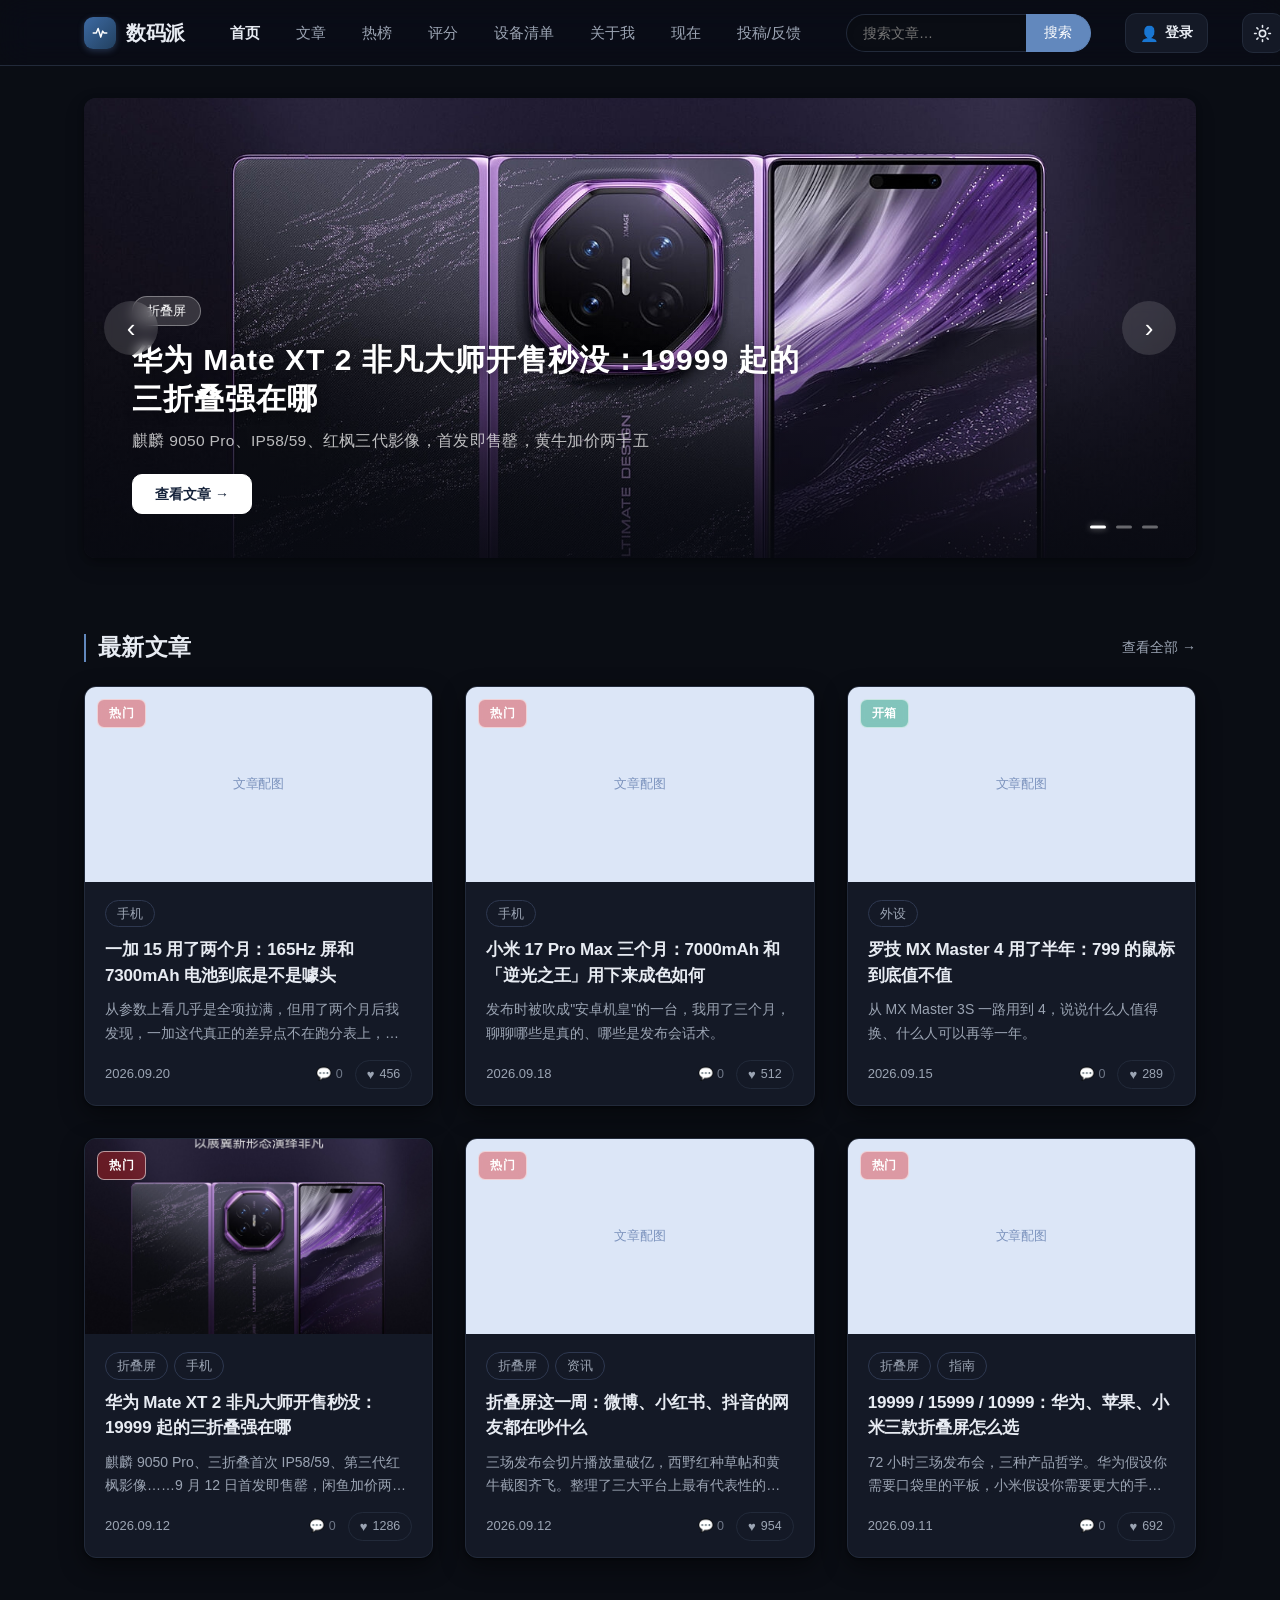
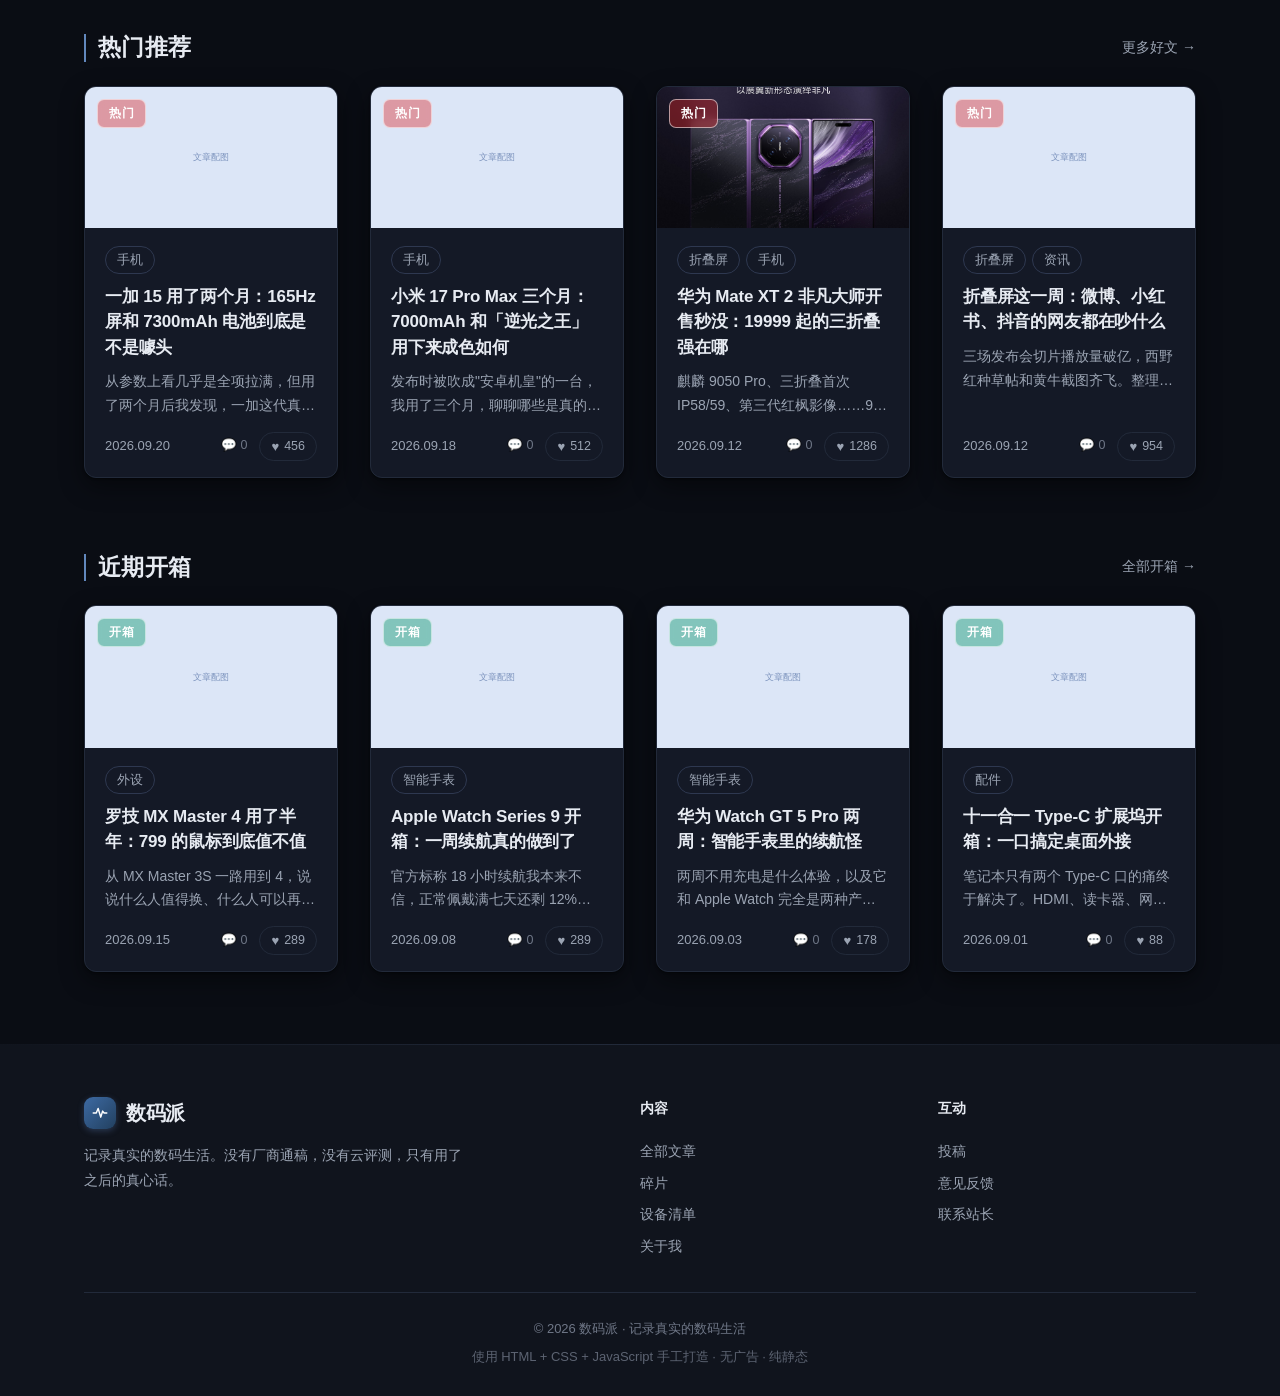
<file: index.html>
<!DOCTYPE html>
<html lang="zh-CN">
<head>
  <meta charset="UTF-8">
  <meta name="viewport" content="width=device-width, initial-scale=1.0">
  <title>数码派 · 记录真实的数码生活</title>
  <meta name="description" content="数码派：分享手机、笔记本、耳机等数码产品的真实使用体验。">
  <link rel="canonical" href="https://zcz-susan.github.io/shumapai/">
  <meta name="theme-color" content="#0a0d14">
  <link rel="apple-touch-icon" href="https://zcz-susan.github.io/shumapai/apple-touch-icon.png">
  <!-- Open Graph / Twitter Card：分享到社交平台时显示标题、摘要与预览图 -->
  <meta property="og:type" content="website">
  <meta property="og:site_name" content="数码派">
  <meta property="og:title" content="数码派 · 记录真实的数码生活">
  <meta property="og:description" content="数码派：分享手机、笔记本、耳机等数码产品的真实使用体验。">
  <meta property="og:url" content="https://zcz-susan.github.io/shumapai/">
  <meta property="og:image" content="https://zcz-susan.github.io/shumapai/images/iphone-duo-1.jpg">
  <meta name="twitter:card" content="summary_large_image">
  <meta name="twitter:title" content="数码派 · 记录真实的数码生活">
  <meta name="twitter:description" content="数码派：分享手机、笔记本、耳机等数码产品的真实使用体验。">
  <meta name="twitter:image" content="https://zcz-susan.github.io/shumapai/images/iphone-duo-1.jpg">
  <link rel="icon" href="data:image/svg+xml,%3Csvg xmlns='http://www.w3.org/2000/svg' viewBox='0 0 32 32'%3E%3Crect width='32' height='32' rx='7' fill='%2335618f'/%3E%3Cpath d='M5 16h5l3-7 3 14 3-11 2 4h6' fill='none' stroke='white' stroke-width='2.5' stroke-linecap='round' stroke-linejoin='round'/%3E%3C/svg%3E">

  <!-- 深色模式启动脚本：必须放在样式之前，避免刷新时先闪一下白底 -->
  <script>
    (function () {
      var saved = null;
      try { saved = localStorage.getItem('theme'); } catch (e) {}
      var theme = saved || 'dark'; // 默认深色深空风格，可点右上角图标切换回浅色
      document.documentElement.setAttribute('data-theme', theme);
    })();
  </script>

  <link rel="stylesheet" href="css/style.css?v=20261017a">

  <!-- Google Analytics 访问统计：免费，可看实时在线、城市、设备、来源（衡量ID：G-126PKG1057） -->
  <script async src="https://www.googletagmanager.com/gtag/js?id=G-126PKG1057"></script>
  <script>
    window.dataLayer = window.dataLayer || [];
    function gtag(){dataLayer.push(arguments);}
    gtag('js', new Date());
    gtag('config', 'G-126PKG1057');
  </script>
</head>
<body>

  <!-- 键盘用户快捷入口：Tab 第一站，回车直达正文，视觉上默认隐藏 -->
  <a class="skip-link" href="#main">跳到主要内容</a>

  <!-- ======================== 顶部导航栏（全站统一） ======================== -->
  <header class="site-header">
    <div class="container nav-bar">
      <a class="logo" href="index.html">
        <span class="logo-mark" aria-hidden="true"><svg viewBox="0 0 24 24" fill="none"><path d="M3 12h4l2.5-6L13 17.5l2.5-8L17.5 12H21" stroke="#fff" stroke-width="2" stroke-linecap="round" stroke-linejoin="round"/></svg></span>
        <span id="siteName">数码派</span>
      </a>

      <button class="icon-btn nav-toggle" id="navToggle" aria-label="打开菜单" aria-controls="navMenu" aria-expanded="false"><svg viewBox="0 0 24 24" fill="none" stroke="currentColor" stroke-width="2" stroke-linecap="round" aria-hidden="true"><path d="M4 7h16M4 12h16M4 17h16"/></svg></button>

      <nav class="nav-menu" id="navMenu">
        <a class="nav-link active" href="index.html">首页</a>
        <a class="nav-link" href="articles.html">文章</a>
        <a class="nav-link" href="hot.html">热榜</a>
        <a class="nav-link" href="rate.html">评分</a>
        <a class="nav-link" href="devices.html">设备清单</a>
        <a class="nav-link" href="about.html">关于我</a>
        <a class="nav-link" href="now.html">现在</a>
        <a class="nav-link" href="submit.html">投稿/反馈</a>
      </nav>

      <!-- 搜索框：独立在折叠菜单外，手机上无需展开菜单也能直接搜索 -->
      <div class="nav-search">
        <input type="search" id="navSearchInput" placeholder="搜索文章…" aria-label="搜索文章">
        <button class="nav-search-btn" id="navSearchBtn">搜索</button>
      </div>

      <!-- 深色 / 浅色模式切换 -->
      <button class="icon-btn theme-toggle" id="themeToggle" aria-label="切换到浅色模式"><svg viewBox="0 0 24 24" fill="none" stroke="currentColor" stroke-width="2" stroke-linecap="round" stroke-linejoin="round" aria-hidden="true"><path d="M21 12.8A8.5 8.5 0 1 1 11.2 3 6.6 6.6 0 0 0 21 12.8z"/></svg></button>
    </div>
  </header>

  <main class="container" id="main">
    <noscript><div class="noscript-tip">本站文章、榜单与评论等内容需要启用 JavaScript 才能正常显示，请在浏览器设置中允许 JavaScript 后刷新页面。</div></noscript>
    <h1 class="visually-hidden">数码派 · 记录真实的数码生活</h1>

    <!-- ============================ 轮播大图 ============================ -->
    <section class="carousel" id="carousel" aria-label="精选内容轮播"></section>

    <!-- ============================ 最新文章 ============================ -->
    <section class="section">
      <div class="section-head">
        <h2>最新文章</h2>
        <a class="more-link" href="articles.html">查看全部 →</a>
      </div>
      <div class="card-grid" id="latestGrid"><!-- 骨架屏占位，home.js 渲染后自动替换 --><div class="skeleton-card"><div class="skeleton sk-img"></div><div class="sk-body"><div class="skeleton skeleton-line short"></div><div class="skeleton skeleton-line" style="width:90%;height:16px"></div><div class="skeleton skeleton-line"></div></div></div><div class="skeleton-card"><div class="skeleton sk-img"></div><div class="sk-body"><div class="skeleton skeleton-line short"></div><div class="skeleton skeleton-line" style="width:80%;height:16px"></div><div class="skeleton skeleton-line"></div></div></div><div class="skeleton-card"><div class="skeleton sk-img"></div><div class="sk-body"><div class="skeleton skeleton-line short"></div><div class="skeleton skeleton-line" style="width:85%;height:16px"></div><div class="skeleton skeleton-line"></div></div></div></div>
    </section>

    <!-- ============================ 热门推荐 ============================ -->
    <section class="section" id="hotSection">
      <div class="section-head">
        <h2>热门推荐</h2>
        <a class="more-link" href="articles.html">更多好文 →</a>
      </div>
      <div class="card-grid cols-4" id="hotGrid"><div class="skeleton-card"><div class="skeleton sk-img"></div><div class="sk-body"><div class="skeleton skeleton-line short"></div><div class="skeleton skeleton-line"></div></div></div><div class="skeleton-card"><div class="skeleton sk-img"></div><div class="sk-body"><div class="skeleton skeleton-line short"></div><div class="skeleton skeleton-line"></div></div></div><div class="skeleton-card"><div class="skeleton sk-img"></div><div class="sk-body"><div class="skeleton skeleton-line short"></div><div class="skeleton skeleton-line"></div></div></div><div class="skeleton-card"><div class="skeleton sk-img"></div><div class="sk-body"><div class="skeleton skeleton-line short"></div><div class="skeleton skeleton-line"></div></div></div></div>
    </section>

    <!-- ============================ 近期开箱 ============================ -->
    <section class="section" id="unboxingSection">
      <div class="section-head">
        <h2>近期开箱</h2>
        <a class="more-link" href="articles.html">全部开箱 →</a>
      </div>
      <div class="card-grid cols-4" id="unboxingGrid"><div class="skeleton-card"><div class="skeleton sk-img"></div><div class="sk-body"><div class="skeleton skeleton-line short"></div><div class="skeleton skeleton-line"></div></div></div><div class="skeleton-card"><div class="skeleton sk-img"></div><div class="sk-body"><div class="skeleton skeleton-line short"></div><div class="skeleton skeleton-line"></div></div></div><div class="skeleton-card"><div class="skeleton sk-img"></div><div class="sk-body"><div class="skeleton skeleton-line short"></div><div class="skeleton skeleton-line"></div></div></div><div class="skeleton-card"><div class="skeleton sk-img"></div><div class="sk-body"><div class="skeleton skeleton-line short"></div><div class="skeleton skeleton-line"></div></div></div></div>
    </section>

  </main>

  <!-- ============================== 页脚 ============================== -->
  <footer class="site-footer">
    <div class="container">
      <div class="footer-grid">
        <div class="footer-brand">
          <a class="logo" href="index.html"><span class="logo-mark" aria-hidden="true"><svg viewBox="0 0 24 24" fill="none"><path d="M3 12h4l2.5-6L13 17.5l2.5-8L17.5 12H21" stroke="#fff" stroke-width="2" stroke-linecap="round" stroke-linejoin="round"/></svg></span><span class="footer-site-name">数码派</span></a>
          <p>记录真实的数码生活。没有厂商通稿，没有云评测，只有用了之后的真心话。</p>
        </div>
        <div class="footer-col">
          <h4>内容</h4>
          <a href="articles.html">全部文章</a>
          <a href="bits.html">碎片</a>
          <a href="devices.html">设备清单</a>
          <a href="about.html">关于我</a>
        </div>
        <div class="footer-col">
          <h4>互动</h4>
          <a href="submit.html">投稿</a>
          <a href="submit.html">意见反馈</a>
          <a href="mailto:zhangcizhou010@163.com">联系站长</a>
        </div>
      </div>
      <div class="footer-bottom">
        <p>© <span id="footerYear"></span> <span class="footer-site-name">数码派</span> · 记录真实的数码生活</p>
        <p>使用 HTML + CSS + JavaScript 手工打造 · 无广告 · 纯静态</p>
      </div>
    </div>
  </footer>

  <!-- 顺序：先加载数据，再加载公共脚本，最后加载本页脚本 -->
  <script src="js/data.js"></script>
  <script src="js/common.js?v=20260926e"></script>
  <script src="js/home.js?v=20260926e"></script>
</body>
</html>
</file>
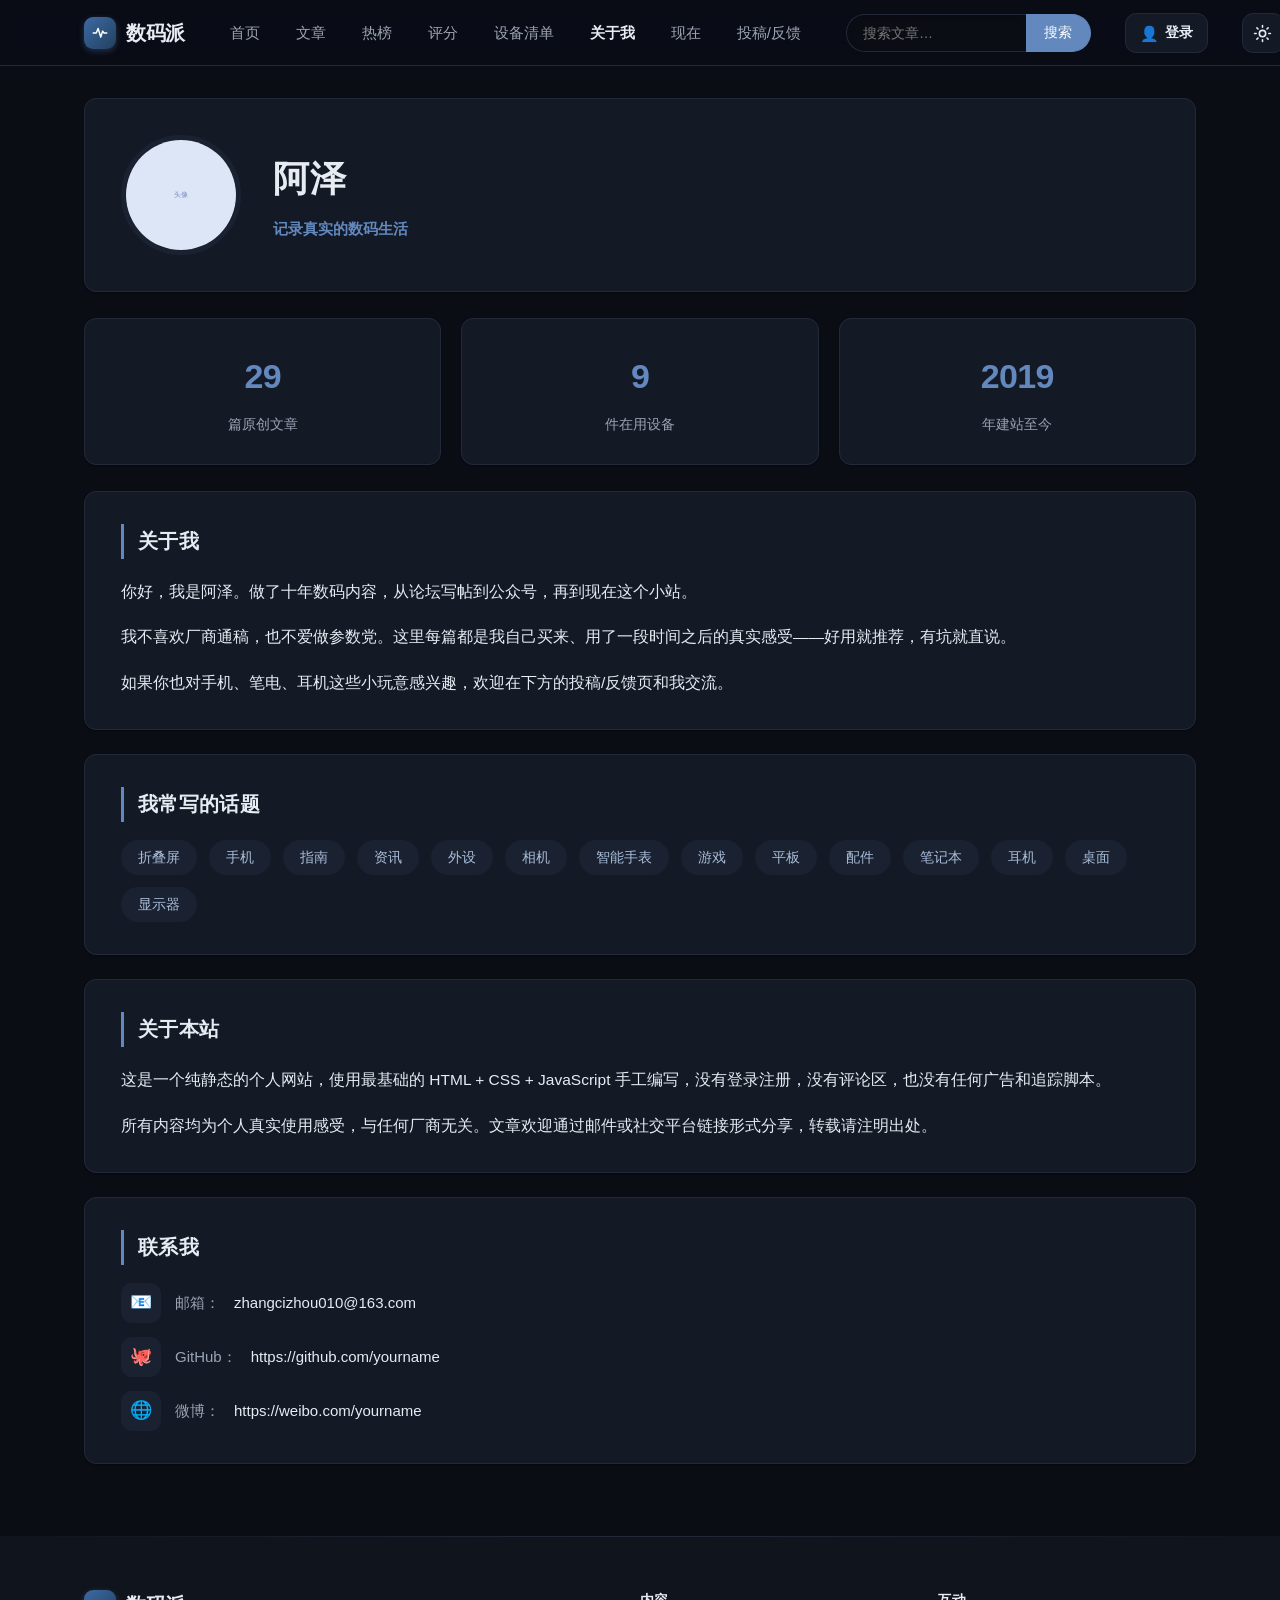
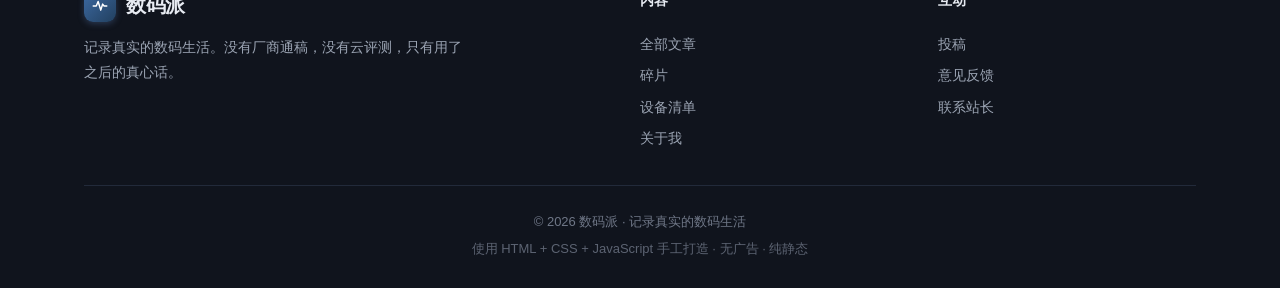
<file: about.html>
<!DOCTYPE html>
<html lang="zh-CN">
<head>
  <meta charset="UTF-8">
  <meta name="viewport" content="width=device-width, initial-scale=1.0">
  <title>关于我 · 数码派</title>
  <meta name="description" content="关于数码派站长：一个数码爱好者的自我介绍与联系方式。">
  <link rel="canonical" href="https://zcz-susan.github.io/shumapai/about.html">
  <meta name="theme-color" content="#0a0d14">
  <link rel="apple-touch-icon" href="https://zcz-susan.github.io/shumapai/apple-touch-icon.png">
  <!-- Open Graph / Twitter Card：分享到社交平台时显示标题、摘要与预览图 -->
  <meta property="og:type" content="website">
  <meta property="og:site_name" content="数码派">
  <meta property="og:title" content="关于我 · 数码派">
  <meta property="og:description" content="关于数码派站长：一个数码爱好者的自我介绍与联系方式。">
  <meta property="og:url" content="https://zcz-susan.github.io/shumapai/about.html">
  <meta property="og:image" content="https://zcz-susan.github.io/shumapai/images/iphone-duo-1.jpg">
  <meta name="twitter:card" content="summary_large_image">
  <meta name="twitter:title" content="关于我 · 数码派">
  <meta name="twitter:description" content="关于数码派站长：一个数码爱好者的自我介绍与联系方式。">
  <meta name="twitter:image" content="https://zcz-susan.github.io/shumapai/images/iphone-duo-1.jpg">
  <link rel="icon" href="data:image/svg+xml,%3Csvg xmlns='http://www.w3.org/2000/svg' viewBox='0 0 32 32'%3E%3Crect width='32' height='32' rx='7' fill='%2335618f'/%3E%3Cpath d='M5 16h5l3-7 3 14 3-11 2 4h6' fill='none' stroke='white' stroke-width='2.5' stroke-linecap='round' stroke-linejoin='round'/%3E%3C/svg%3E">
  <script>
    (function () {
      var saved = null;
      try { saved = localStorage.getItem('theme'); } catch (e) {}
      var theme = saved || 'dark'; // 默认深色深空风格，可点右上角图标切换回浅色
      document.documentElement.setAttribute('data-theme', theme);
    })();
  </script>
  <link rel="stylesheet" href="css/style.css?v=20261017a">

  <!-- Google Analytics 访问统计：免费，可看实时在线、城市、设备、来源（衡量ID：G-126PKG1057） -->
  <script async src="https://www.googletagmanager.com/gtag/js?id=G-126PKG1057"></script>
  <script>
    window.dataLayer = window.dataLayer || [];
    function gtag(){dataLayer.push(arguments);}
    gtag('js', new Date());
    gtag('config', 'G-126PKG1057');
  </script>
</head>
<body>

  <!-- 键盘用户快捷入口：Tab 第一站，回车直达正文，视觉上默认隐藏 -->
  <a class="skip-link" href="#main">跳到主要内容</a>

  <!-- ======================== 顶部导航栏（全站统一） ======================== -->
  <header class="site-header">
    <div class="container nav-bar">
      <a class="logo" href="index.html">
        <span class="logo-mark" aria-hidden="true"><svg viewBox="0 0 24 24" fill="none"><path d="M3 12h4l2.5-6L13 17.5l2.5-8L17.5 12H21" stroke="#fff" stroke-width="2" stroke-linecap="round" stroke-linejoin="round"/></svg></span>
        <span id="siteName">数码派</span>
      </a>

      <button class="icon-btn nav-toggle" id="navToggle" aria-label="打开菜单" aria-controls="navMenu" aria-expanded="false"><svg viewBox="0 0 24 24" fill="none" stroke="currentColor" stroke-width="2" stroke-linecap="round" aria-hidden="true"><path d="M4 7h16M4 12h16M4 17h16"/></svg></button>

      <nav class="nav-menu" id="navMenu">
        <a class="nav-link" href="index.html">首页</a>
        <a class="nav-link" href="articles.html">文章</a>
        <a class="nav-link" href="hot.html">热榜</a>
        <a class="nav-link" href="rate.html">评分</a>
        <a class="nav-link" href="devices.html">设备清单</a>
        <a class="nav-link active" href="about.html">关于我</a>
        <a class="nav-link" href="now.html">现在</a>
        <a class="nav-link" href="submit.html">投稿/反馈</a>
      </nav>

      <!-- 搜索框：独立在折叠菜单外，手机上无需展开菜单也能直接搜索 -->
      <div class="nav-search">
        <input type="search" id="navSearchInput" placeholder="搜索文章…" aria-label="搜索文章">
        <button class="nav-search-btn" id="navSearchBtn">搜索</button>
      </div>

      <button class="icon-btn theme-toggle" id="themeToggle" aria-label="切换到浅色模式"><svg viewBox="0 0 24 24" fill="none" stroke="currentColor" stroke-width="2" stroke-linecap="round" stroke-linejoin="round" aria-hidden="true"><path d="M21 12.8A8.5 8.5 0 1 1 11.2 3 6.6 6.6 0 0 0 21 12.8z"/></svg></button>
    </div>
  </header>

  <main class="container" id="main">
    <noscript><div class="noscript-tip">本站文章、榜单与评论等内容需要启用 JavaScript 才能正常显示，请在浏览器设置中允许 JavaScript 后刷新页面。</div></noscript>

    <!-- 个人信息头图 -->
    <section class="about-hero">
      <img class="avatar" id="aboutAvatar" src="" alt="头像">
      <div>
        <h1 id="aboutName"></h1>
        <p class="slogan" id="aboutSlogan"></p>
      </div>
    </section>

    <!-- 站点数据统计 -->
    <section class="about-stats">
      <div class="stat-card">
        <div class="num" id="statArticles">0</div>
        <div class="label">篇原创文章</div>
      </div>
      <div class="stat-card">
        <div class="num" id="statDevices">0</div>
        <div class="label">件在用设备</div>
      </div>
      <div class="stat-card">
        <div class="num" id="statSince">0</div>
        <div class="label">年建站至今</div>
      </div>
    </section>

    <!-- 自我介绍 -->
    <section class="about-block">
      <h2>关于我</h2>
      <div id="aboutBio"></div>
    </section>

    <!-- 关注话题（标签自动取自文章数据） -->
    <section class="about-block">
      <h2>我常写的话题</h2>
      <div class="topic-tags" id="aboutTopics"></div>
    </section>

    <!-- 关于本站 -->
    <section class="about-block">
      <h2>关于本站</h2>
      <p>这是一个纯静态的个人网站，使用最基础的 HTML + CSS + JavaScript 手工编写，没有登录注册，没有评论区，也没有任何广告和追踪脚本。</p>
      <p>所有内容均为个人真实使用感受，与任何厂商无关。文章欢迎通过邮件或社交平台链接形式分享，转载请注明出处。</p>
    </section>

    <!-- 联系方式（邮箱 / GitHub / 微博，在 js/data.js 里修改） -->
    <section class="about-block">
      <h2>联系我</h2>
      <ul class="contact-list" id="contactList"></ul>
    </section>

  </main>

  <footer class="site-footer">
    <div class="container">
      <div class="footer-grid">
        <div class="footer-brand">
          <a class="logo" href="index.html"><span class="logo-mark" aria-hidden="true"><svg viewBox="0 0 24 24" fill="none"><path d="M3 12h4l2.5-6L13 17.5l2.5-8L17.5 12H21" stroke="#fff" stroke-width="2" stroke-linecap="round" stroke-linejoin="round"/></svg></span><span class="footer-site-name">数码派</span></a>
          <p>记录真实的数码生活。没有厂商通稿，没有云评测，只有用了之后的真心话。</p>
        </div>
        <div class="footer-col">
          <h4>内容</h4>
          <a href="articles.html">全部文章</a>
          <a href="bits.html">碎片</a>
          <a href="devices.html">设备清单</a>
          <a href="about.html">关于我</a>
        </div>
        <div class="footer-col">
          <h4>互动</h4>
          <a href="submit.html">投稿</a>
          <a href="submit.html">意见反馈</a>
          <a href="mailto:zhangcizhou010@163.com">联系站长</a>
        </div>
      </div>
      <div class="footer-bottom">
        <p>© <span id="footerYear"></span> <span class="footer-site-name">数码派</span> · 记录真实的数码生活</p>
        <p>使用 HTML + CSS + JavaScript 手工打造 · 无广告 · 纯静态</p>
      </div>
    </div>
  </footer>

  <script src="js/data.js"></script>
  <script src="js/common.js?v=20260926e"></script>
  <script>
    /* 关于我页面的小脚本：把 data.js 中的个人信息填进页面 */
    document.addEventListener('DOMContentLoaded', function () {
      // 头像、名字、副标题
      $('aboutAvatar').src = SITE.avatar;
      $('aboutAvatar').onerror = function () { this.onerror = null; this.src = imgFallback('头像'); };
      $('aboutName').textContent = SITE.author;
      $('aboutSlogan').textContent = SITE.slogan;

      // 统计数字
      $('statArticles').textContent = ARTICLES.length;
      $('statDevices').textContent = DEVICES.length;
      $('statSince').textContent = SITE.since;

      // 自我介绍段落
      $('aboutBio').innerHTML = SITE.bio.map(function (p) {
        return '<p>' + escapeHtml(p) + '</p>';
      }).join('');

      // 话题标签：自动汇总文章里出现过的所有标签
      var tagSet = {};
      ARTICLES.forEach(function (a) {
        a.tags.forEach(function (t) { tagSet[t] = true; });
      });
      $('aboutTopics').innerHTML = Object.keys(tagSet).map(function (t) {
        return '<a class="tag" href="articles.html?tag=' + encodeURIComponent(t) + '">'
          + escapeHtml(t) + '</a>';
      }).join('');

      // 联系方式：值为空的渠道自动不显示
      var contacts = [];
      if (SITE.email)  contacts.push({ icon: '📧', label: '邮箱', value: SITE.email,  href: 'mailto:' + SITE.email });
      if (SITE.github) contacts.push({ icon: '🐙', label: 'GitHub', value: SITE.github, href: SITE.github });
      if (SITE.weibo)  contacts.push({ icon: '🌐', label: '微博', value: SITE.weibo,  href: SITE.weibo });
      $('contactList').innerHTML = contacts.map(function (c) {
        return '<li><span class="ci">' + c.icon + '</span>'
          + '<span class="muted">' + c.label + '：</span>'
          + '<a href="' + c.href + '" target="_blank" rel="noopener">' + escapeHtml(c.value) + '</a></li>';
      }).join('');
    });
  </script>
</body>
</html>
</file>
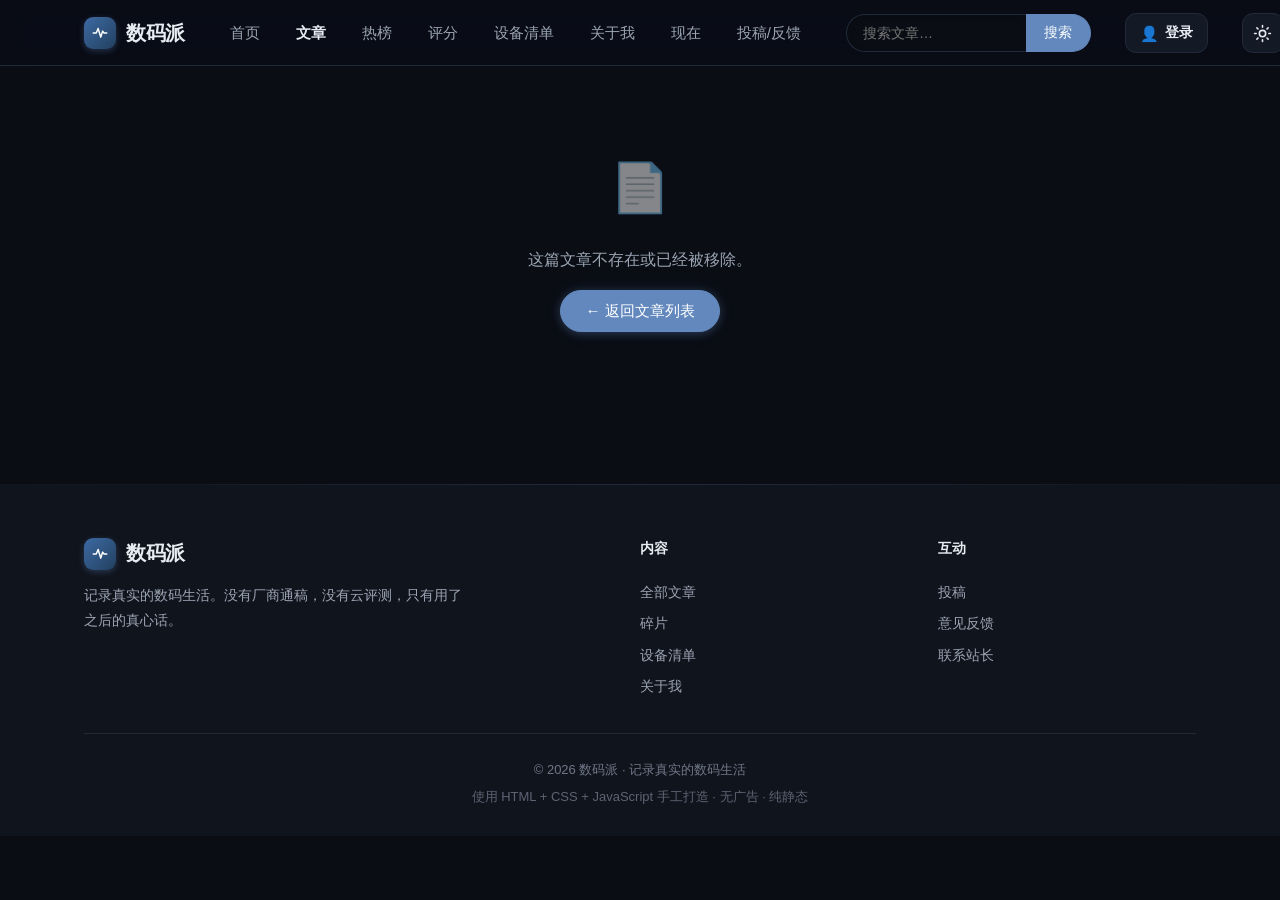
<file: article.html>
<!DOCTYPE html>
<html lang="zh-CN">
<head>
  <meta charset="UTF-8">
  <meta name="viewport" content="width=device-width, initial-scale=1.0">
  <title>文章详情 · 数码派</title>
  <meta name="description" content="数码派文章详情页。">
  <link rel="canonical" href="https://zcz-susan.github.io/shumapai/article.html">
  <meta name="theme-color" content="#0a0d14">
  <link rel="apple-touch-icon" href="https://zcz-susan.github.io/shumapai/apple-touch-icon.png">
  <!-- Open Graph / Twitter Card：分享到社交平台时显示标题、摘要与预览图 -->
  <meta property="og:type" content="website">
  <meta property="og:site_name" content="数码派">
  <meta property="og:title" content="文章详情 · 数码派">
  <meta property="og:description" content="数码派文章详情页。">
  <meta property="og:url" content="https://zcz-susan.github.io/shumapai/article.html">
  <meta property="og:image" content="https://zcz-susan.github.io/shumapai/images/iphone-duo-1.jpg">
  <meta name="twitter:card" content="summary_large_image">
  <meta name="twitter:title" content="文章详情 · 数码派">
  <meta name="twitter:description" content="数码派文章详情页。">
  <meta name="twitter:image" content="https://zcz-susan.github.io/shumapai/images/iphone-duo-1.jpg">
  <link rel="icon" href="data:image/svg+xml,%3Csvg xmlns='http://www.w3.org/2000/svg' viewBox='0 0 32 32'%3E%3Crect width='32' height='32' rx='7' fill='%2335618f'/%3E%3Cpath d='M5 16h5l3-7 3 14 3-11 2 4h6' fill='none' stroke='white' stroke-width='2.5' stroke-linecap='round' stroke-linejoin='round'/%3E%3C/svg%3E">
  <script>
    (function () {
      var saved = null;
      try { saved = localStorage.getItem('theme'); } catch (e) {}
      var theme = saved || 'dark'; // 默认深色深空风格，可点右上角图标切换回浅色
      document.documentElement.setAttribute('data-theme', theme);
    })();
  </script>
  <link rel="stylesheet" href="css/style.css?v=20261017a">

  <!-- Google Analytics 访问统计：免费，可看实时在线、城市、设备、来源（衡量ID：G-126PKG1057） -->
  <script async src="https://www.googletagmanager.com/gtag/js?id=G-126PKG1057"></script>
  <script>
    window.dataLayer = window.dataLayer || [];
    function gtag(){dataLayer.push(arguments);}
    gtag('js', new Date());
    gtag('config', 'G-126PKG1057');
  </script>
</head>
<body>

  <!-- 键盘用户快捷入口：Tab 第一站，回车直达正文，视觉上默认隐藏 -->
  <a class="skip-link" href="#main">跳到主要内容</a>

  <!-- ======================== 顶部导航栏（全站统一） ======================== -->
  <header class="site-header">
    <div class="container nav-bar">
      <a class="logo" href="index.html">
        <span class="logo-mark" aria-hidden="true"><svg viewBox="0 0 24 24" fill="none"><path d="M3 12h4l2.5-6L13 17.5l2.5-8L17.5 12H21" stroke="#fff" stroke-width="2" stroke-linecap="round" stroke-linejoin="round"/></svg></span>
        <span id="siteName">数码派</span>
      </a>

      <button class="icon-btn nav-toggle" id="navToggle" aria-label="打开菜单" aria-controls="navMenu" aria-expanded="false"><svg viewBox="0 0 24 24" fill="none" stroke="currentColor" stroke-width="2" stroke-linecap="round" aria-hidden="true"><path d="M4 7h16M4 12h16M4 17h16"/></svg></button>

      <nav class="nav-menu" id="navMenu">
        <a class="nav-link" href="index.html">首页</a>
        <a class="nav-link active" href="articles.html">文章</a>
        <a class="nav-link" href="hot.html">热榜</a>
        <a class="nav-link" href="rate.html">评分</a>
        <a class="nav-link" href="devices.html">设备清单</a>
        <a class="nav-link" href="about.html">关于我</a>
        <a class="nav-link" href="now.html">现在</a>
        <a class="nav-link" href="submit.html">投稿/反馈</a>
      </nav>

      <!-- 搜索框：独立在折叠菜单外，手机上无需展开菜单也能直接搜索 -->
      <div class="nav-search">
        <input type="search" id="navSearchInput" placeholder="搜索文章…" aria-label="搜索文章">
        <button class="nav-search-btn" id="navSearchBtn">搜索</button>
      </div>

      <button class="icon-btn theme-toggle" id="themeToggle" aria-label="切换到浅色模式"><svg viewBox="0 0 24 24" fill="none" stroke="currentColor" stroke-width="2" stroke-linecap="round" stroke-linejoin="round" aria-hidden="true"><path d="M21 12.8A8.5 8.5 0 1 1 11.2 3 6.6 6.6 0 0 0 21 12.8z"/></svg></button>
    </div>
  </header>

  <main class="container" id="main">
    <noscript><div class="noscript-tip">本站文章、榜单与评论等内容需要启用 JavaScript 才能正常显示，请在浏览器设置中允许 JavaScript 后刷新页面。</div></noscript>
    <!-- 文章内容由 article.js 根据 URL 上的 id（article.html?id=1）动态渲染；骨架屏渲染后自动替换 -->
    <div id="articleRoot"><div class="article-wrap"><div class="skeleton skeleton-line" style="width:60%;height:30px;margin:20px 0 16px"></div><div class="skeleton" style="aspect-ratio:21/9;border-radius:12px;margin-bottom:32px"></div><div class="skeleton skeleton-line" style="width:96%"></div><div class="skeleton skeleton-line" style="width:92%"></div><div class="skeleton skeleton-line" style="width:70%"></div></div></div>
  </main>

  <footer class="site-footer">
    <div class="container">
      <div class="footer-grid">
        <div class="footer-brand">
          <a class="logo" href="index.html"><span class="logo-mark" aria-hidden="true"><svg viewBox="0 0 24 24" fill="none"><path d="M3 12h4l2.5-6L13 17.5l2.5-8L17.5 12H21" stroke="#fff" stroke-width="2" stroke-linecap="round" stroke-linejoin="round"/></svg></span><span class="footer-site-name">数码派</span></a>
          <p>记录真实的数码生活。没有厂商通稿，没有云评测，只有用了之后的真心话。</p>
        </div>
        <div class="footer-col">
          <h4>内容</h4>
          <a href="articles.html">全部文章</a>
          <a href="bits.html">碎片</a>
          <a href="devices.html">设备清单</a>
          <a href="about.html">关于我</a>
        </div>
        <div class="footer-col">
          <h4>互动</h4>
          <a href="submit.html">投稿</a>
          <a href="submit.html">意见反馈</a>
          <a href="mailto:zhangcizhou010@163.com">联系站长</a>
        </div>
      </div>
      <div class="footer-bottom">
        <p>© <span id="footerYear"></span> <span class="footer-site-name">数码派</span> · 记录真实的数码生活</p>
        <p>使用 HTML + CSS + JavaScript 手工打造 · 无广告 · 纯静态</p>
      </div>
    </div>
  </footer>

  <script src="js/data.js"></script>
  <script src="js/common.js?v=20260926e"></script>
  <script src="js/article.js?v=20260926e"></script>
</body>
</html>
</file>
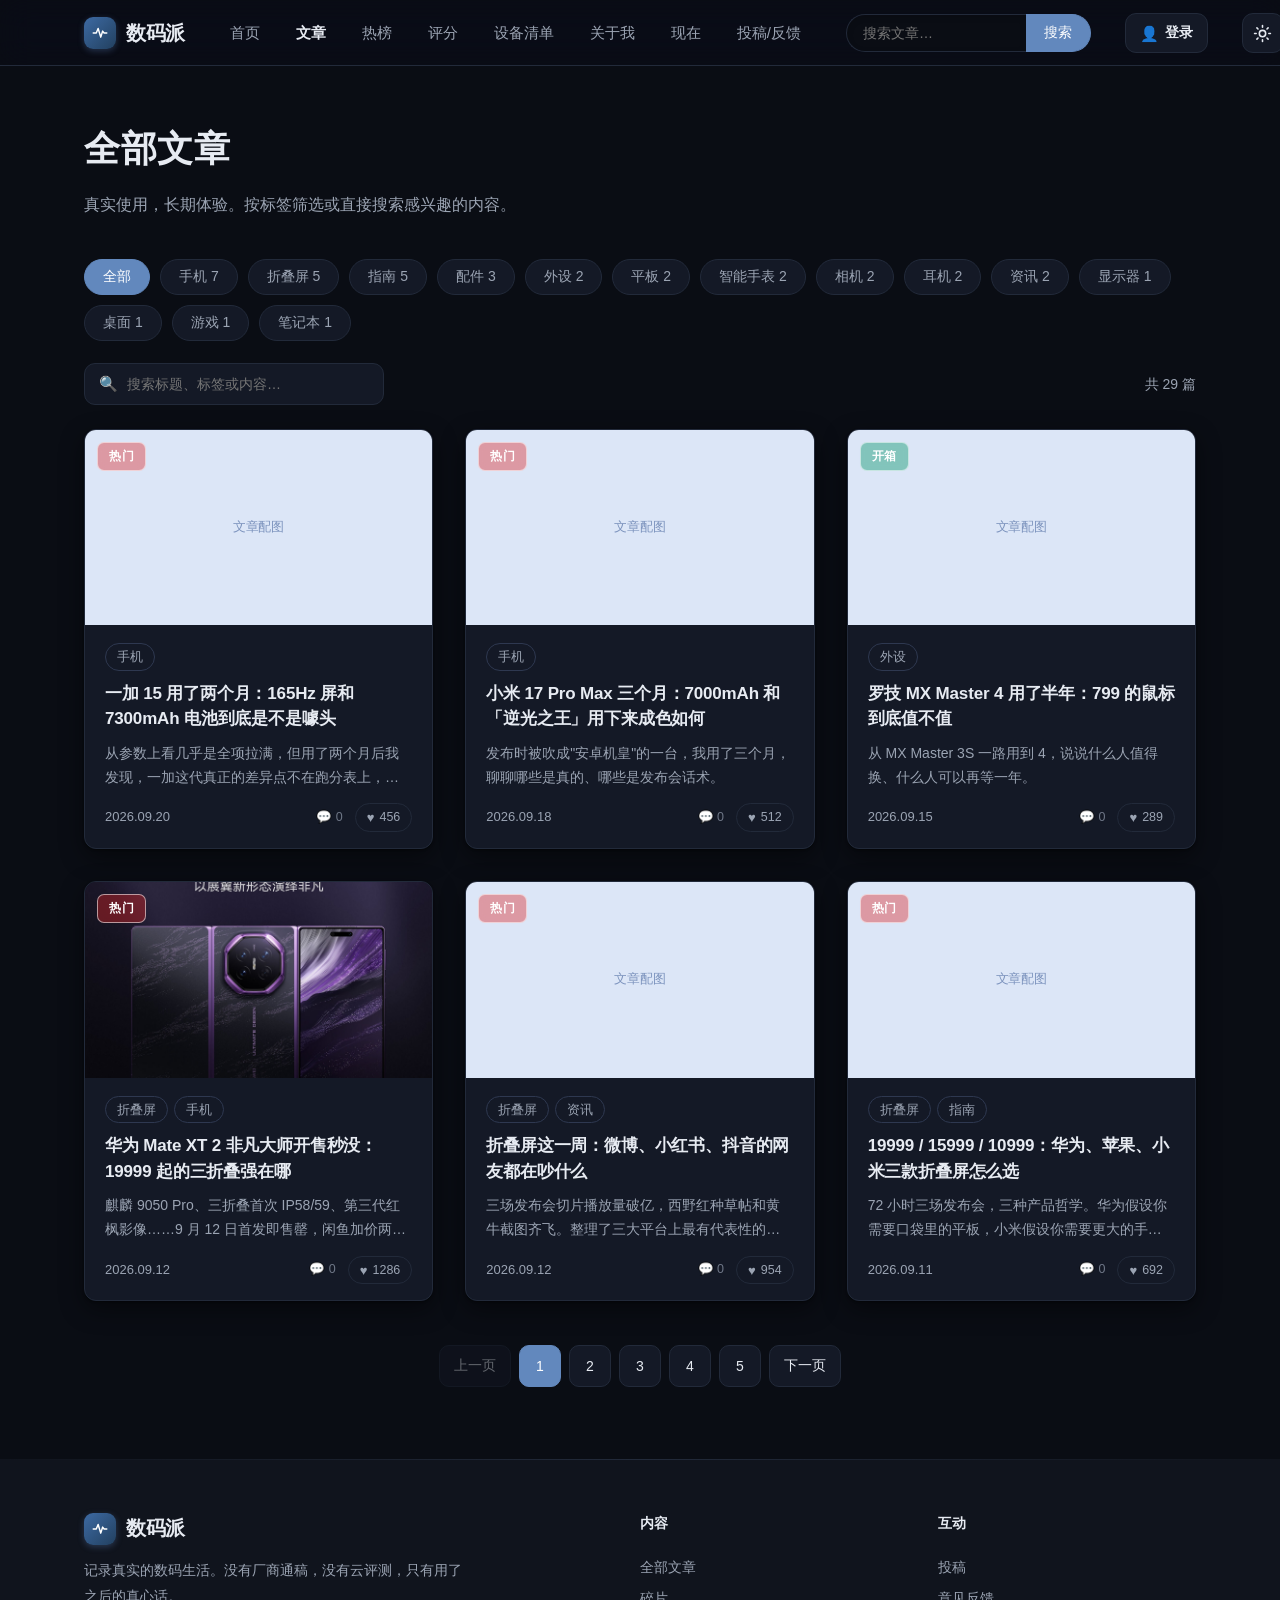
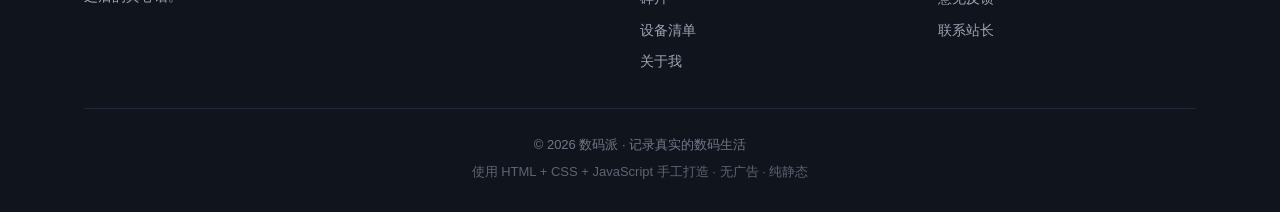
<file: articles.html>
<!DOCTYPE html>
<html lang="zh-CN">
<head>
  <meta charset="UTF-8">
  <meta name="viewport" content="width=device-width, initial-scale=1.0">
  <title>全部文章 · 数码派</title>
  <meta name="description" content="数码派全部文章：手机、笔记本、耳机、平板、相机等数码体验与选购指南。">
  <link rel="canonical" href="https://zcz-susan.github.io/shumapai/articles.html">
  <meta name="theme-color" content="#0a0d14">
  <link rel="apple-touch-icon" href="https://zcz-susan.github.io/shumapai/apple-touch-icon.png">
  <!-- Open Graph / Twitter Card：分享到社交平台时显示标题、摘要与预览图 -->
  <meta property="og:type" content="website">
  <meta property="og:site_name" content="数码派">
  <meta property="og:title" content="全部文章 · 数码派">
  <meta property="og:description" content="数码派全部文章：手机、笔记本、耳机、平板、相机等数码体验与选购指南。">
  <meta property="og:url" content="https://zcz-susan.github.io/shumapai/articles.html">
  <meta property="og:image" content="https://zcz-susan.github.io/shumapai/images/iphone-duo-1.jpg">
  <meta name="twitter:card" content="summary_large_image">
  <meta name="twitter:title" content="全部文章 · 数码派">
  <meta name="twitter:description" content="数码派全部文章：手机、笔记本、耳机、平板、相机等数码体验与选购指南。">
  <meta name="twitter:image" content="https://zcz-susan.github.io/shumapai/images/iphone-duo-1.jpg">
  <link rel="icon" href="data:image/svg+xml,%3Csvg xmlns='http://www.w3.org/2000/svg' viewBox='0 0 32 32'%3E%3Crect width='32' height='32' rx='7' fill='%2335618f'/%3E%3Cpath d='M5 16h5l3-7 3 14 3-11 2 4h6' fill='none' stroke='white' stroke-width='2.5' stroke-linecap='round' stroke-linejoin='round'/%3E%3C/svg%3E">
  <script>
    (function () {
      var saved = null;
      try { saved = localStorage.getItem('theme'); } catch (e) {}
      var theme = saved || 'dark'; // 默认深色深空风格，可点右上角图标切换回浅色
      document.documentElement.setAttribute('data-theme', theme);
    })();
  </script>
  <link rel="stylesheet" href="css/style.css?v=20261017a">

  <!-- Google Analytics 访问统计：免费，可看实时在线、城市、设备、来源（衡量ID：G-126PKG1057） -->
  <script async src="https://www.googletagmanager.com/gtag/js?id=G-126PKG1057"></script>
  <script>
    window.dataLayer = window.dataLayer || [];
    function gtag(){dataLayer.push(arguments);}
    gtag('js', new Date());
    gtag('config', 'G-126PKG1057');
  </script>
</head>
<body>

  <!-- 键盘用户快捷入口：Tab 第一站，回车直达正文，视觉上默认隐藏 -->
  <a class="skip-link" href="#main">跳到主要内容</a>

  <!-- ======================== 顶部导航栏（全站统一） ======================== -->
  <header class="site-header">
    <div class="container nav-bar">
      <a class="logo" href="index.html">
        <span class="logo-mark" aria-hidden="true"><svg viewBox="0 0 24 24" fill="none"><path d="M3 12h4l2.5-6L13 17.5l2.5-8L17.5 12H21" stroke="#fff" stroke-width="2" stroke-linecap="round" stroke-linejoin="round"/></svg></span>
        <span id="siteName">数码派</span>
      </a>

      <button class="icon-btn nav-toggle" id="navToggle" aria-label="打开菜单" aria-controls="navMenu" aria-expanded="false"><svg viewBox="0 0 24 24" fill="none" stroke="currentColor" stroke-width="2" stroke-linecap="round" aria-hidden="true"><path d="M4 7h16M4 12h16M4 17h16"/></svg></button>

      <nav class="nav-menu" id="navMenu">
        <a class="nav-link" href="index.html">首页</a>
        <a class="nav-link active" href="articles.html">文章</a>
        <a class="nav-link" href="hot.html">热榜</a>
        <a class="nav-link" href="rate.html">评分</a>
        <a class="nav-link" href="devices.html">设备清单</a>
        <a class="nav-link" href="about.html">关于我</a>
        <a class="nav-link" href="now.html">现在</a>
        <a class="nav-link" href="submit.html">投稿/反馈</a>
      </nav>

      <!-- 搜索框：独立在折叠菜单外，手机上无需展开菜单也能直接搜索 -->
      <div class="nav-search">
        <input type="search" id="navSearchInput" placeholder="搜索文章…" aria-label="搜索文章">
        <button class="nav-search-btn" id="navSearchBtn">搜索</button>
      </div>

      <button class="icon-btn theme-toggle" id="themeToggle" aria-label="切换到浅色模式"><svg viewBox="0 0 24 24" fill="none" stroke="currentColor" stroke-width="2" stroke-linecap="round" stroke-linejoin="round" aria-hidden="true"><path d="M21 12.8A8.5 8.5 0 1 1 11.2 3 6.6 6.6 0 0 0 21 12.8z"/></svg></button>
    </div>
  </header>

  <main class="container" id="main">
    <noscript><div class="noscript-tip">本站文章、榜单与评论等内容需要启用 JavaScript 才能正常显示，请在浏览器设置中允许 JavaScript 后刷新页面。</div></noscript>

    <!-- 页面标题 -->
    <div class="page-head">
      <h1>全部文章</h1>
      <p>真实使用，长期体验。按标签筛选或直接搜索感兴趣的内容。</p>
    </div>

    <div class="list-toolbar">
      <!-- 标签筛选条：由 articles.js 根据文章数据自动生成 -->
      <div class="filter-chips" id="filterChips"></div>

      <!-- 搜索框 + 结果数量 -->
      <div class="filter-bar">
        <div class="search-box">
          <span class="search-icon">🔍</span>
          <input type="search" id="listSearch" placeholder="搜索标题、标签或内容…" aria-label="搜索文章">
        </div>
        <span class="result-count" id="resultCount"></span>
      </div>
    </div>

    <!-- 文章卡片网格 -->
    <div class="card-grid" id="articleGrid"><div class="skeleton-card"><div class="skeleton sk-img"></div><div class="sk-body"><div class="skeleton skeleton-line short"></div><div class="skeleton skeleton-line"></div></div></div><div class="skeleton-card"><div class="skeleton sk-img"></div><div class="sk-body"><div class="skeleton skeleton-line short"></div><div class="skeleton skeleton-line"></div></div></div><div class="skeleton-card"><div class="skeleton sk-img"></div><div class="sk-body"><div class="skeleton skeleton-line short"></div><div class="skeleton skeleton-line"></div></div></div><div class="skeleton-card"><div class="skeleton sk-img"></div><div class="sk-body"><div class="skeleton skeleton-line short"></div><div class="skeleton skeleton-line"></div></div></div><div class="skeleton-card"><div class="skeleton sk-img"></div><div class="sk-body"><div class="skeleton skeleton-line short"></div><div class="skeleton skeleton-line"></div></div></div><div class="skeleton-card"><div class="skeleton sk-img"></div><div class="sk-body"><div class="skeleton skeleton-line short"></div><div class="skeleton skeleton-line"></div></div></div></div>

    <!-- 无搜索结果时显示 -->
    <div class="empty-state" id="emptyState" hidden>
      <div class="empty-icon">🔍</div>
      <p>没有找到匹配的文章，换个关键词或标签试试吧。</p>
    </div>

    <!-- 分页按钮 -->
    <div class="pagination" id="pagination"></div>

  </main>

  <footer class="site-footer">
    <div class="container">
      <div class="footer-grid">
        <div class="footer-brand">
          <a class="logo" href="index.html"><span class="logo-mark" aria-hidden="true"><svg viewBox="0 0 24 24" fill="none"><path d="M3 12h4l2.5-6L13 17.5l2.5-8L17.5 12H21" stroke="#fff" stroke-width="2" stroke-linecap="round" stroke-linejoin="round"/></svg></span><span class="footer-site-name">数码派</span></a>
          <p>记录真实的数码生活。没有厂商通稿，没有云评测，只有用了之后的真心话。</p>
        </div>
        <div class="footer-col">
          <h4>内容</h4>
          <a href="articles.html">全部文章</a>
          <a href="bits.html">碎片</a>
          <a href="devices.html">设备清单</a>
          <a href="about.html">关于我</a>
        </div>
        <div class="footer-col">
          <h4>互动</h4>
          <a href="submit.html">投稿</a>
          <a href="submit.html">意见反馈</a>
          <a href="mailto:zhangcizhou010@163.com">联系站长</a>
        </div>
      </div>
      <div class="footer-bottom">
        <p>© <span id="footerYear"></span> <span class="footer-site-name">数码派</span> · 记录真实的数码生活</p>
        <p>使用 HTML + CSS + JavaScript 手工打造 · 无广告 · 纯静态</p>
      </div>
    </div>
  </footer>

  <script src="js/data.js"></script>
  <script src="js/common.js?v=20260926e"></script>
  <script src="js/articles.js?v=20260926e"></script>
</body>
</html>
</file>
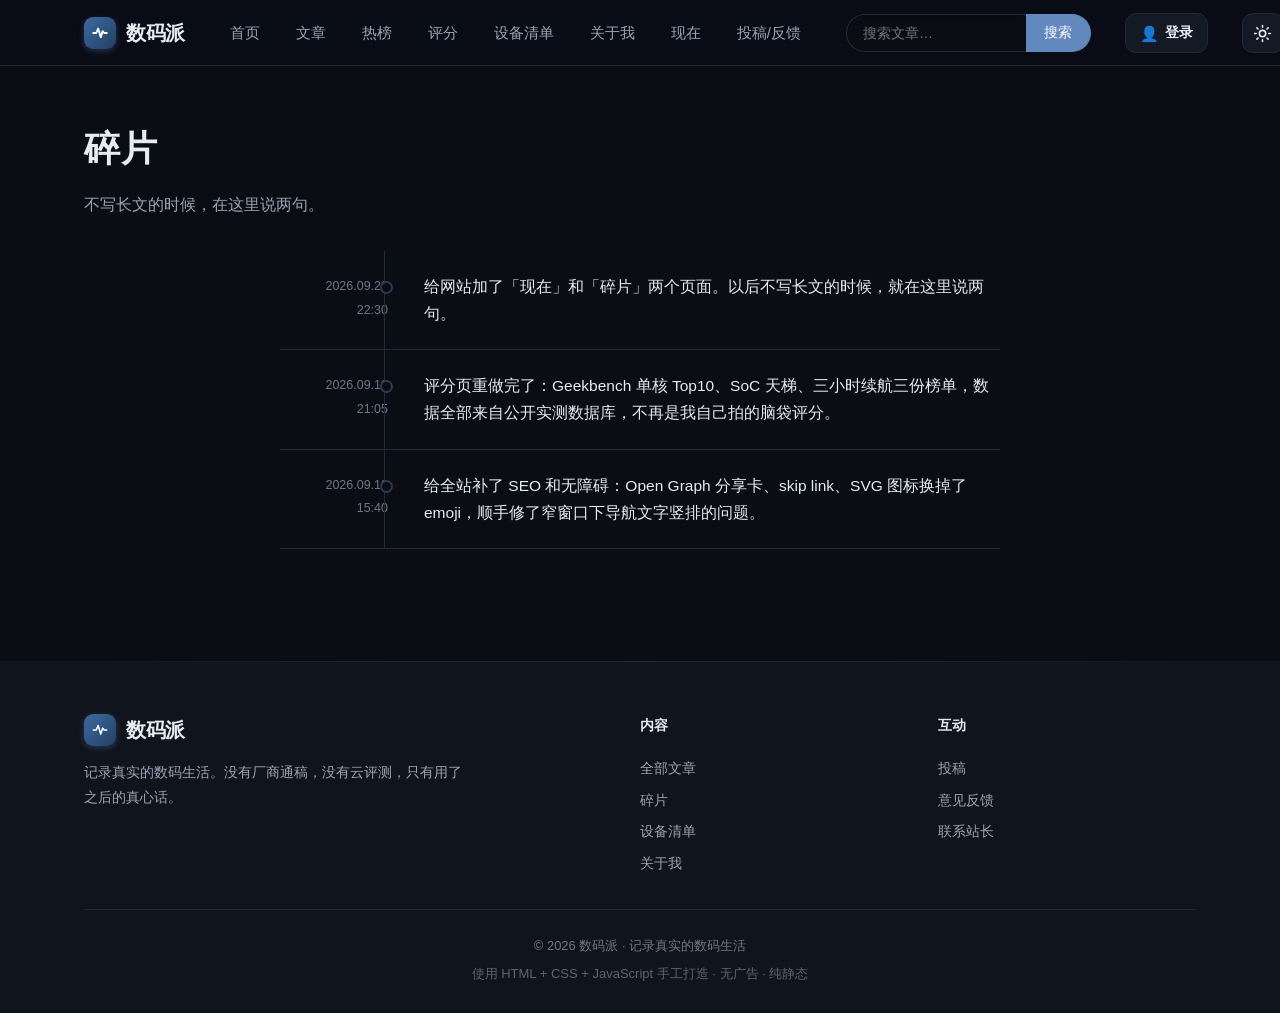
<file: bits.html>
<!DOCTYPE html>
<html lang="zh-CN">
<head>
  <meta charset="UTF-8">
  <meta name="viewport" content="width=device-width, initial-scale=1.0">
  <title>碎片 · 数码派</title>
  <meta name="description" content="数码派的碎片短动态：不写长文的时候，在这里说两句。">
  <link rel="canonical" href="https://zcz-susan.github.io/shumapai/bits.html">
  <meta name="theme-color" content="#0a0d14">
  <link rel="apple-touch-icon" href="https://zcz-susan.github.io/shumapai/apple-touch-icon.png">
  <!-- Open Graph / Twitter Card：分享到社交平台时显示标题、摘要与预览图 -->
  <meta property="og:type" content="website">
  <meta property="og:site_name" content="数码派">
  <meta property="og:title" content="碎片 · 数码派">
  <meta property="og:description" content="数码派的碎片短动态：不写长文的时候，在这里说两句。">
  <meta property="og:url" content="https://zcz-susan.github.io/shumapai/bits.html">
  <meta property="og:image" content="https://zcz-susan.github.io/shumapai/images/iphone-duo-1.jpg">
  <meta name="twitter:card" content="summary_large_image">
  <meta name="twitter:title" content="碎片 · 数码派">
  <meta name="twitter:description" content="数码派的碎片短动态：不写长文的时候，在这里说两句。">
  <meta name="twitter:image" content="https://zcz-susan.github.io/shumapai/images/iphone-duo-1.jpg">
  <link rel="icon" href="data:image/svg+xml,%3Csvg xmlns='http://www.w3.org/2000/svg' viewBox='0 0 32 32'%3E%3Crect width='32' height='32' rx='7' fill='%2335618f'/%3E%3Cpath d='M5 16h5l3-7 3 14 3-11 2 4h6' fill='none' stroke='white' stroke-width='2.5' stroke-linecap='round' stroke-linejoin='round'/%3E%3C/svg%3E">
  <script>
    (function () {
      var saved = null;
      try { saved = localStorage.getItem('theme'); } catch (e) {}
      var theme = saved || 'dark'; // 默认深色深空风格，可点右上角图标切换回浅色
      document.documentElement.setAttribute('data-theme', theme);
    })();
  </script>
  <link rel="stylesheet" href="css/style.css?v=20261017a">

  <!-- Google Analytics 访问统计：免费，可看实时在线、城市、设备、来源（衡量ID：G-126PKG1057） -->
  <script async src="https://www.googletagmanager.com/gtag/js?id=G-126PKG1057"></script>
  <script>
    window.dataLayer = window.dataLayer || [];
    function gtag(){dataLayer.push(arguments);}
    gtag('js', new Date());
    gtag('config', 'G-126PKG1057');
  </script>
</head>
<body>

  <!-- 键盘用户快捷入口：Tab 第一站，回车直达正文，视觉上默认隐藏 -->
  <a class="skip-link" href="#main">跳到主要内容</a>

  <!-- ======================== 顶部导航栏（全站统一） ======================== -->
  <header class="site-header">
    <div class="container nav-bar">
      <a class="logo" href="index.html">
        <span class="logo-mark" aria-hidden="true"><svg viewBox="0 0 24 24" fill="none"><path d="M3 12h4l2.5-6L13 17.5l2.5-8L17.5 12H21" stroke="#fff" stroke-width="2.5" stroke-linecap="round" stroke-linejoin="round"/></svg></span>
        <span id="siteName">数码派</span>
      </a>

      <button class="icon-btn nav-toggle" id="navToggle" aria-label="打开菜单" aria-controls="navMenu" aria-expanded="false"><svg viewBox="0 0 24 24" fill="none" stroke="currentColor" stroke-width="2" stroke-linecap="round" aria-hidden="true"><path d="M4 7h16M4 12h16M4 17h16"/></svg></button>

      <nav class="nav-menu" id="navMenu">
        <a class="nav-link" href="index.html">首页</a>
        <a class="nav-link" href="articles.html">文章</a>
        <a class="nav-link" href="hot.html">热榜</a>
        <a class="nav-link" href="rate.html">评分</a>
        <a class="nav-link" href="devices.html">设备清单</a>
        <a class="nav-link" href="about.html">关于我</a>
        <a class="nav-link" href="now.html">现在</a>
        <a class="nav-link" href="submit.html">投稿/反馈</a>
      </nav>

      <!-- 搜索框：独立在折叠菜单外，手机上无需展开菜单也能直接搜索 -->
      <div class="nav-search">
        <input type="search" id="navSearchInput" placeholder="搜索文章…" aria-label="搜索文章">
        <button class="nav-search-btn" id="navSearchBtn">搜索</button>
      </div>

      <button class="icon-btn theme-toggle" id="themeToggle" aria-label="切换到浅色模式"><svg viewBox="0 0 24 24" fill="none" stroke="currentColor" stroke-width="2" stroke-linecap="round" stroke-linejoin="round" aria-hidden="true"><path d="M21 12.8A8.5 8.5 0 1 1 11.2 3 6.6 6.6 0 0 0 21 12.8z"/></svg></button>
    </div>
  </header>

  <main class="container" id="main">
    <noscript><div class="noscript-tip">本站文章、榜单与评论等内容需要启用 JavaScript 才能正常显示，请在浏览器设置中允许 JavaScript 后刷新页面。</div></noscript>

    <header class="page-head">
      <h1>碎片</h1>
      <p>不写长文的时候，在这里说两句。</p>
    </header>

    <ol class="bits-stream" id="bitsStream">
      <!-- 骨架屏占位，bits.js 渲染后自动替换 -->
      <li class="bit-item"><div class="bit-time"><span class="skeleton skeleton-line" style="width:64px"></span></div><div class="bit-body"><div class="skeleton skeleton-line" style="width:88%"></div></div></li>
      <li class="bit-item"><div class="bit-time"><span class="skeleton skeleton-line" style="width:64px"></span></div><div class="bit-body"><div class="skeleton skeleton-line" style="width:75%"></div></div></li>
      <li class="bit-item"><div class="bit-time"><span class="skeleton skeleton-line" style="width:64px"></span></div><div class="bit-body"><div class="skeleton skeleton-line" style="width:82%"></div></div></li>
    </ol>

  </main>

  <footer class="site-footer">
    <div class="container">
      <div class="footer-grid">
        <div class="footer-brand">
          <a class="logo" href="index.html"><span class="logo-mark" aria-hidden="true"><svg viewBox="0 0 24 24" fill="none"><path d="M3 12h4l2.5-6L13 17.5l2.5-8L17.5 12H21" stroke="#fff" stroke-width="2" stroke-linecap="round" stroke-linejoin="round"/></svg></span><span class="footer-site-name">数码派</span></a>
          <p>记录真实的数码生活。没有厂商通稿，没有云评测，只有用了之后的真心话。</p>
        </div>
        <div class="footer-col">
          <h4>内容</h4>
          <a href="articles.html">全部文章</a>
          <a href="bits.html">碎片</a>
          <a href="devices.html">设备清单</a>
          <a href="about.html">关于我</a>
        </div>
        <div class="footer-col">
          <h4>互动</h4>
          <a href="submit.html">投稿</a>
          <a href="submit.html">意见反馈</a>
          <a href="mailto:zhangcizhou010@163.com">联系站长</a>
        </div>
      </div>
      <div class="footer-bottom">
        <p>© <span id="footerYear"></span> <span class="footer-site-name">数码派</span> · 记录真实的数码生活</p>
        <p>使用 HTML + CSS + JavaScript 手工打造 · 无广告 · 纯静态</p>
      </div>
    </div>
  </footer>

  <script src="js/data.js"></script>
  <script src="js/common.js?v=20260926e"></script>
  <script src="js/bits.js?v=20260926e"></script>
</body>
</html>
</file>
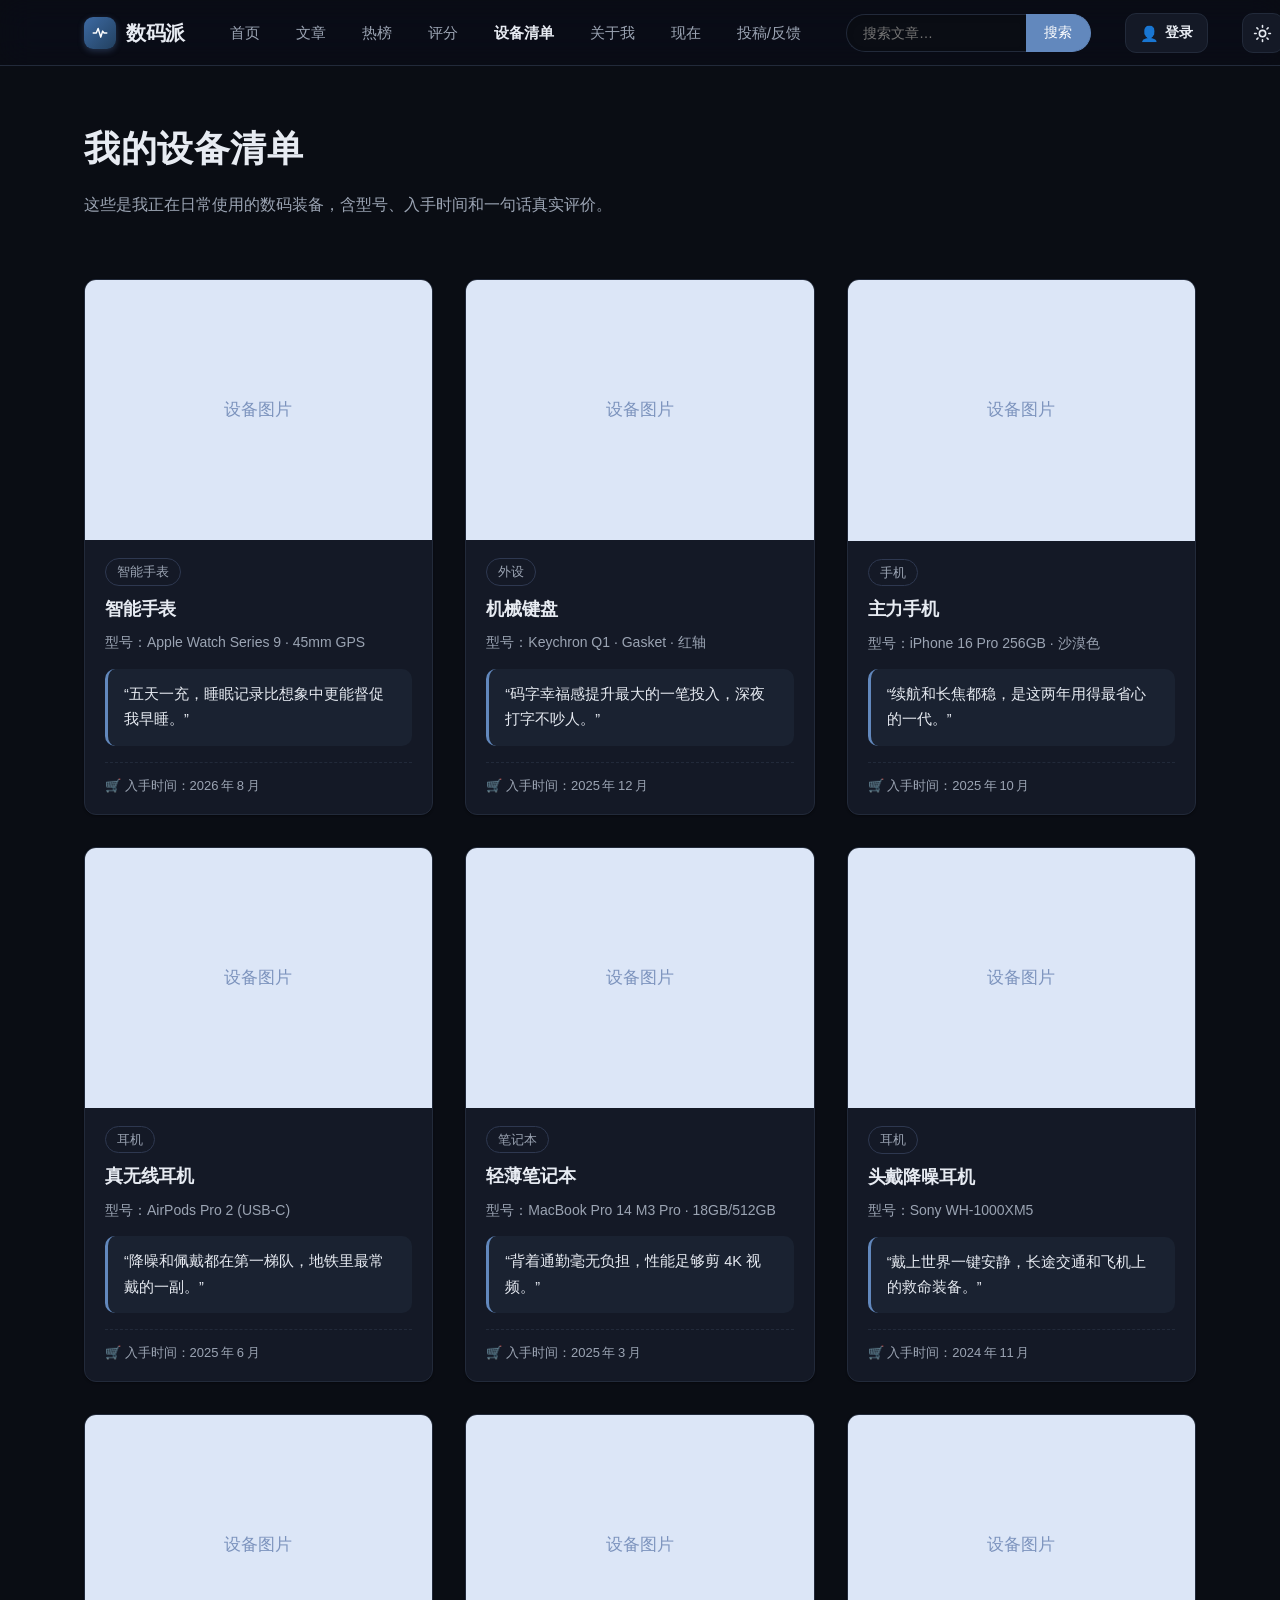
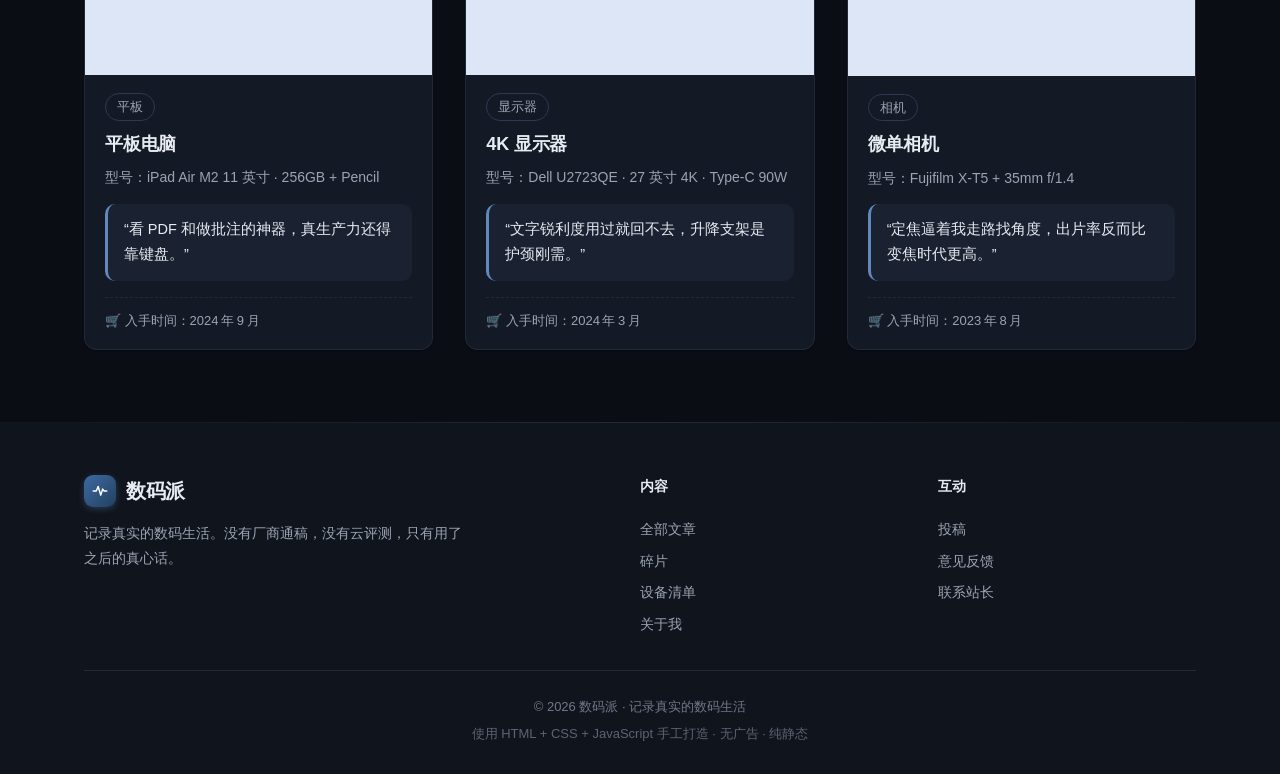
<file: devices.html>
<!DOCTYPE html>
<html lang="zh-CN">
<head>
  <meta charset="UTF-8">
  <meta name="viewport" content="width=device-width, initial-scale=1.0">
  <title>我的设备清单 · 数码派</title>
  <meta name="description" content="我正在使用的数码设备清单：手机、笔记本、平板、耳机、相机、键盘等，含入手时间与一句话评价。">
  <link rel="canonical" href="https://zcz-susan.github.io/shumapai/devices.html">
  <meta name="theme-color" content="#0a0d14">
  <link rel="apple-touch-icon" href="https://zcz-susan.github.io/shumapai/apple-touch-icon.png">
  <!-- Open Graph / Twitter Card：分享到社交平台时显示标题、摘要与预览图 -->
  <meta property="og:type" content="website">
  <meta property="og:site_name" content="数码派">
  <meta property="og:title" content="我的设备清单 · 数码派">
  <meta property="og:description" content="我正在使用的数码设备清单：手机、笔记本、平板、耳机、相机、键盘等，含入手时间与一句话评价。">
  <meta property="og:url" content="https://zcz-susan.github.io/shumapai/devices.html">
  <meta property="og:image" content="https://zcz-susan.github.io/shumapai/images/iphone-duo-1.jpg">
  <meta name="twitter:card" content="summary_large_image">
  <meta name="twitter:title" content="我的设备清单 · 数码派">
  <meta name="twitter:description" content="我正在使用的数码设备清单：手机、笔记本、平板、耳机、相机、键盘等，含入手时间与一句话评价。">
  <meta name="twitter:image" content="https://zcz-susan.github.io/shumapai/images/iphone-duo-1.jpg">
  <link rel="icon" href="data:image/svg+xml,%3Csvg xmlns='http://www.w3.org/2000/svg' viewBox='0 0 32 32'%3E%3Crect width='32' height='32' rx='7' fill='%2335618f'/%3E%3Cpath d='M5 16h5l3-7 3 14 3-11 2 4h6' fill='none' stroke='white' stroke-width='2.5' stroke-linecap='round' stroke-linejoin='round'/%3E%3C/svg%3E">
  <script>
    (function () {
      var saved = null;
      try { saved = localStorage.getItem('theme'); } catch (e) {}
      var theme = saved || 'dark'; // 默认深色深空风格，可点右上角图标切换回浅色
      document.documentElement.setAttribute('data-theme', theme);
    })();
  </script>
  <link rel="stylesheet" href="css/style.css?v=20261017a">

  <!-- Google Analytics 访问统计：免费，可看实时在线、城市、设备、来源（衡量ID：G-126PKG1057） -->
  <script async src="https://www.googletagmanager.com/gtag/js?id=G-126PKG1057"></script>
  <script>
    window.dataLayer = window.dataLayer || [];
    function gtag(){dataLayer.push(arguments);}
    gtag('js', new Date());
    gtag('config', 'G-126PKG1057');
  </script>
</head>
<body>

  <!-- 键盘用户快捷入口：Tab 第一站，回车直达正文，视觉上默认隐藏 -->
  <a class="skip-link" href="#main">跳到主要内容</a>

  <!-- ======================== 顶部导航栏（全站统一） ======================== -->
  <header class="site-header">
    <div class="container nav-bar">
      <a class="logo" href="index.html">
        <span class="logo-mark" aria-hidden="true"><svg viewBox="0 0 24 24" fill="none"><path d="M3 12h4l2.5-6L13 17.5l2.5-8L17.5 12H21" stroke="#fff" stroke-width="2" stroke-linecap="round" stroke-linejoin="round"/></svg></span>
        <span id="siteName">数码派</span>
      </a>

      <button class="icon-btn nav-toggle" id="navToggle" aria-label="打开菜单" aria-controls="navMenu" aria-expanded="false"><svg viewBox="0 0 24 24" fill="none" stroke="currentColor" stroke-width="2" stroke-linecap="round" aria-hidden="true"><path d="M4 7h16M4 12h16M4 17h16"/></svg></button>

      <nav class="nav-menu" id="navMenu">
        <a class="nav-link" href="index.html">首页</a>
        <a class="nav-link" href="articles.html">文章</a>
        <a class="nav-link" href="hot.html">热榜</a>
        <a class="nav-link" href="rate.html">评分</a>
        <a class="nav-link active" href="devices.html">设备清单</a>
        <a class="nav-link" href="about.html">关于我</a>
        <a class="nav-link" href="now.html">现在</a>
        <a class="nav-link" href="submit.html">投稿/反馈</a>
      </nav>

      <!-- 搜索框：独立在折叠菜单外，手机上无需展开菜单也能直接搜索 -->
      <div class="nav-search">
        <input type="search" id="navSearchInput" placeholder="搜索文章…" aria-label="搜索文章">
        <button class="nav-search-btn" id="navSearchBtn">搜索</button>
      </div>

      <button class="icon-btn theme-toggle" id="themeToggle" aria-label="切换到浅色模式"><svg viewBox="0 0 24 24" fill="none" stroke="currentColor" stroke-width="2" stroke-linecap="round" stroke-linejoin="round" aria-hidden="true"><path d="M21 12.8A8.5 8.5 0 1 1 11.2 3 6.6 6.6 0 0 0 21 12.8z"/></svg></button>
    </div>
  </header>

  <main class="container" id="main">
    <noscript><div class="noscript-tip">本站文章、榜单与评论等内容需要启用 JavaScript 才能正常显示，请在浏览器设置中允许 JavaScript 后刷新页面。</div></noscript>

    <div class="page-head">
      <h1>我的设备清单</h1>
      <p>这些是我正在日常使用的数码装备，含型号、入手时间和一句话真实评价。</p>
    </div>

    <!-- 设备卡片网格：由 devices.js 根据 DEVICES 数据自动生成 -->
    <div class="device-grid" id="deviceGrid"></div>

  </main>

  <footer class="site-footer">
    <div class="container">
      <div class="footer-grid">
        <div class="footer-brand">
          <a class="logo" href="index.html"><span class="logo-mark" aria-hidden="true"><svg viewBox="0 0 24 24" fill="none"><path d="M3 12h4l2.5-6L13 17.5l2.5-8L17.5 12H21" stroke="#fff" stroke-width="2" stroke-linecap="round" stroke-linejoin="round"/></svg></span><span class="footer-site-name">数码派</span></a>
          <p>记录真实的数码生活。没有厂商通稿，没有云评测，只有用了之后的真心话。</p>
        </div>
        <div class="footer-col">
          <h4>内容</h4>
          <a href="articles.html">全部文章</a>
          <a href="bits.html">碎片</a>
          <a href="devices.html">设备清单</a>
          <a href="about.html">关于我</a>
        </div>
        <div class="footer-col">
          <h4>互动</h4>
          <a href="submit.html">投稿</a>
          <a href="submit.html">意见反馈</a>
          <a href="mailto:zhangcizhou010@163.com">联系站长</a>
        </div>
      </div>
      <div class="footer-bottom">
        <p>© <span id="footerYear"></span> <span class="footer-site-name">数码派</span> · 记录真实的数码生活</p>
        <p>使用 HTML + CSS + JavaScript 手工打造 · 无广告 · 纯静态</p>
      </div>
    </div>
  </footer>

  <script src="js/data.js"></script>
  <script src="js/common.js?v=20260926e"></script>
  <script src="js/devices.js"></script>
</body>
</html>
</file>
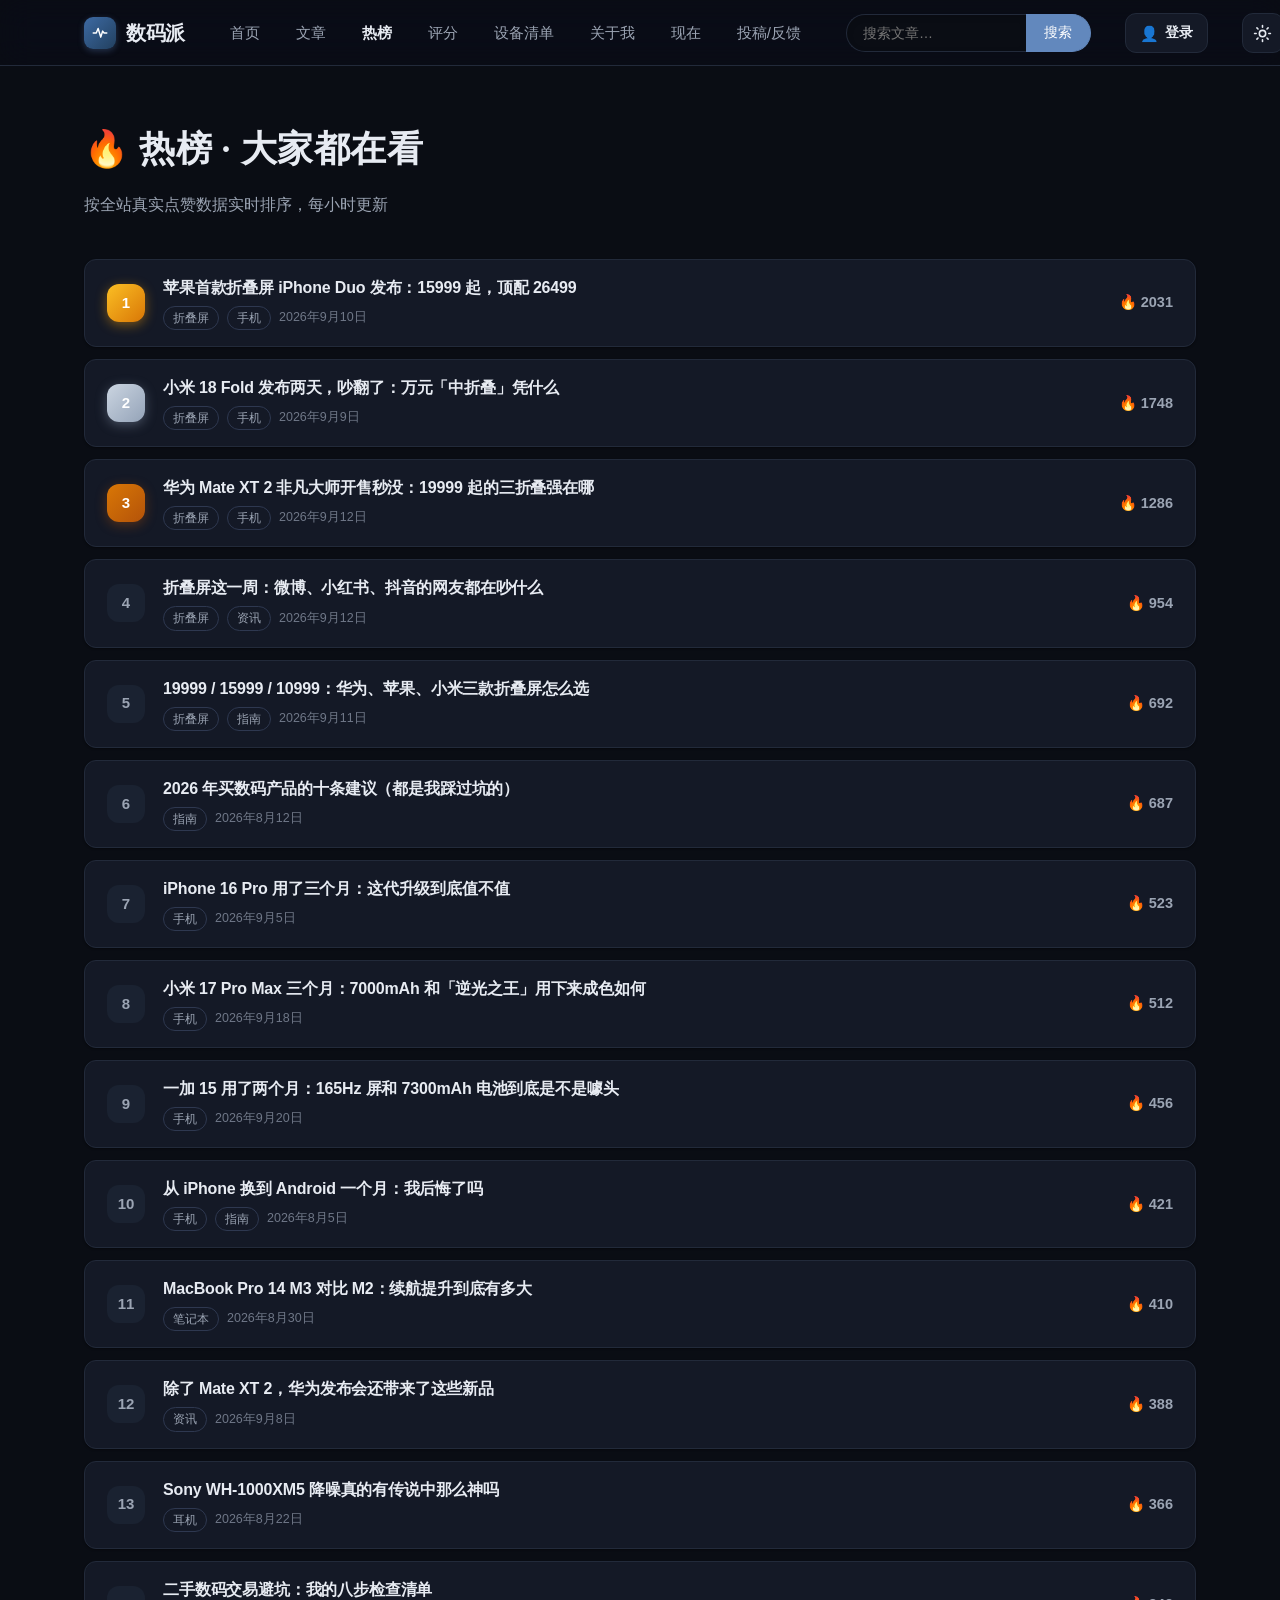
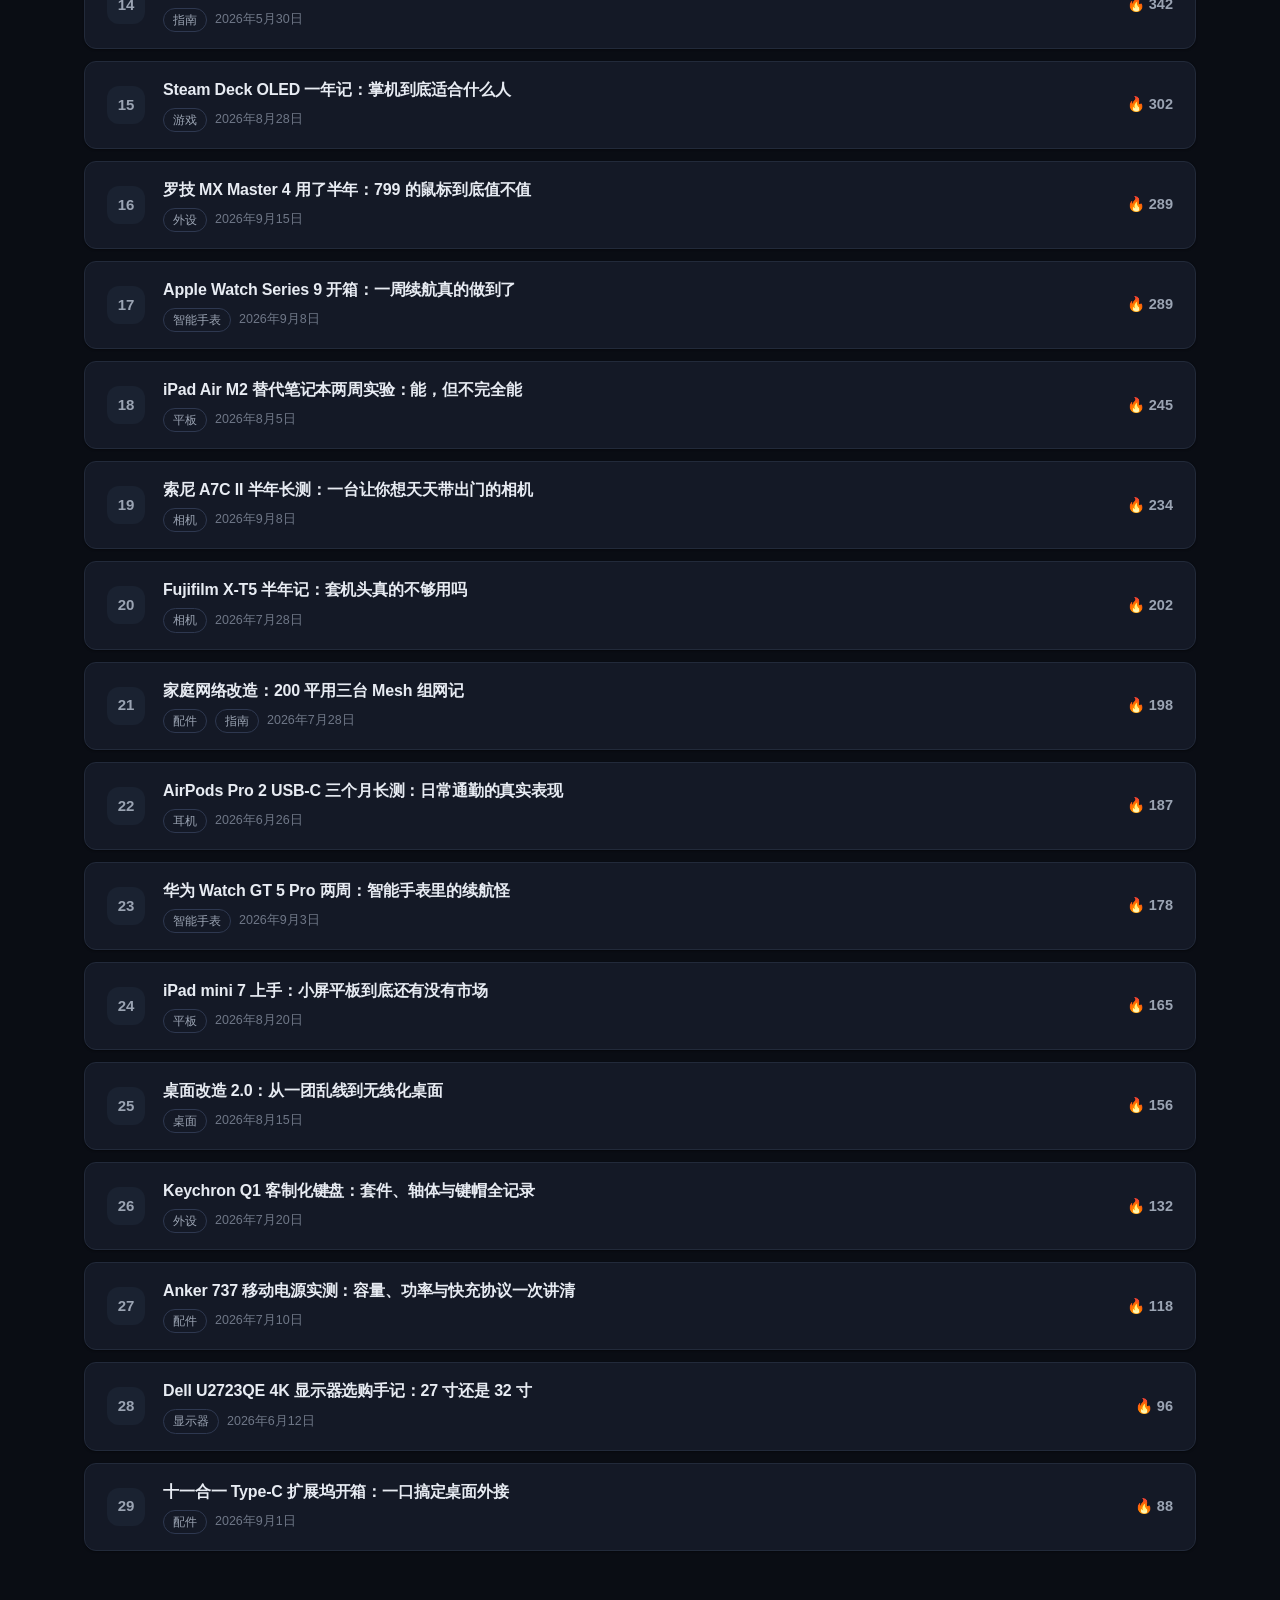
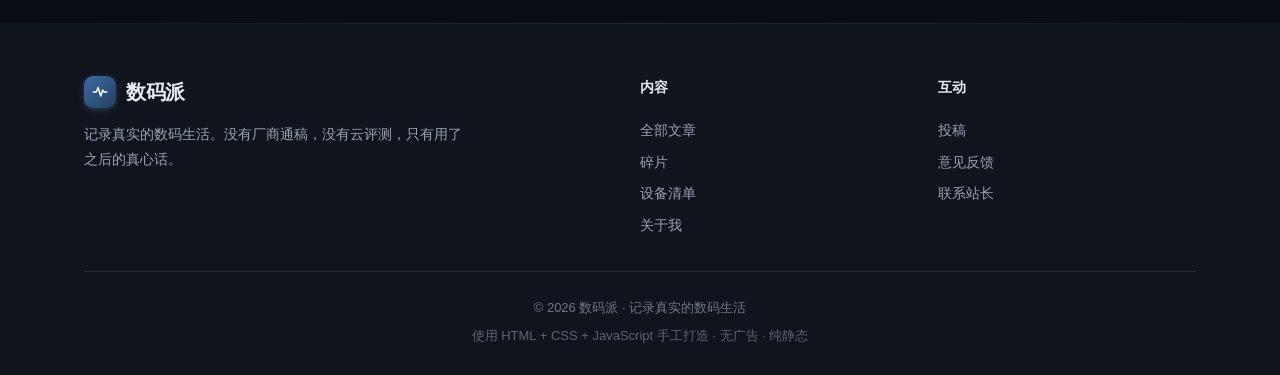
<file: hot.html>
<!DOCTYPE html>
<html lang="zh-CN">
<head>
  <meta charset="UTF-8">
  <meta name="viewport" content="width=device-width, initial-scale=1.0">
  <title>热榜 · 数码派</title>
  <meta name="description" content="数码派热榜：按全站真实点赞数据实时排序，看看大家都在看什么。">
  <link rel="canonical" href="https://zcz-susan.github.io/shumapai/hot.html">
  <meta name="theme-color" content="#0a0d14">
  <link rel="apple-touch-icon" href="https://zcz-susan.github.io/shumapai/apple-touch-icon.png">
  <!-- Open Graph / Twitter Card：分享到社交平台时显示标题、摘要与预览图 -->
  <meta property="og:type" content="website">
  <meta property="og:site_name" content="数码派">
  <meta property="og:title" content="热榜 · 数码派">
  <meta property="og:description" content="数码派热榜：按全站真实点赞数据实时排序，看看大家都在看什么。">
  <meta property="og:url" content="https://zcz-susan.github.io/shumapai/hot.html">
  <meta property="og:image" content="https://zcz-susan.github.io/shumapai/images/iphone-duo-1.jpg">
  <meta name="twitter:card" content="summary_large_image">
  <meta name="twitter:title" content="热榜 · 数码派">
  <meta name="twitter:description" content="数码派热榜：按全站真实点赞数据实时排序，看看大家都在看什么。">
  <meta name="twitter:image" content="https://zcz-susan.github.io/shumapai/images/iphone-duo-1.jpg">
  <link rel="icon" href="data:image/svg+xml,%3Csvg xmlns='http://www.w3.org/2000/svg' viewBox='0 0 32 32'%3E%3Crect width='32' height='32' rx='7' fill='%2335618f'/%3E%3Cpath d='M5 16h5l3-7 3 14 3-11 2 4h6' fill='none' stroke='white' stroke-width='2.5' stroke-linecap='round' stroke-linejoin='round'/%3E%3C/svg%3E">

  <!-- 深色模式启动脚本：必须放在样式之前，避免刷新时先闪一下白底 -->
  <script>
    (function () {
      var saved = null;
      try { saved = localStorage.getItem('theme'); } catch (e) {}
      var theme = saved || 'dark'; // 默认深色深空风格，可点右上角图标切换回浅色
      document.documentElement.setAttribute('data-theme', theme);
    })();
  </script>

  <link rel="stylesheet" href="css/style.css?v=20261017a">

  <!-- Google Analytics 访问统计：免费，可看实时在线、城市、设备、来源（衡量ID：G-126PKG1057） -->
  <script async src="https://www.googletagmanager.com/gtag/js?id=G-126PKG1057"></script>
  <script>
    window.dataLayer = window.dataLayer || [];
    function gtag(){dataLayer.push(arguments);}
    gtag('js', new Date());
    gtag('config', 'G-126PKG1057');
  </script>
</head>
<body>

  <!-- 键盘用户快捷入口：Tab 第一站，回车直达正文，视觉上默认隐藏 -->
  <a class="skip-link" href="#main">跳到主要内容</a>

  <!-- ======================== 顶部导航栏（全站统一） ======================== -->
  <header class="site-header">
    <div class="container nav-bar">
      <a class="logo" href="index.html">
        <span class="logo-mark" aria-hidden="true"><svg viewBox="0 0 24 24" fill="none"><path d="M3 12h4l2.5-6L13 17.5l2.5-8L17.5 12H21" stroke="#fff" stroke-width="2" stroke-linecap="round" stroke-linejoin="round"/></svg></span>
        <span id="siteName">数码派</span>
      </a>

      <button class="icon-btn nav-toggle" id="navToggle" aria-label="打开菜单" aria-controls="navMenu" aria-expanded="false"><svg viewBox="0 0 24 24" fill="none" stroke="currentColor" stroke-width="2" stroke-linecap="round" aria-hidden="true"><path d="M4 7h16M4 12h16M4 17h16"/></svg></button>

      <nav class="nav-menu" id="navMenu">
        <a class="nav-link" href="index.html">首页</a>
        <a class="nav-link" href="articles.html">文章</a>
        <a class="nav-link active" href="hot.html">热榜</a>
        <a class="nav-link" href="rate.html">评分</a>
        <a class="nav-link" href="devices.html">设备清单</a>
        <a class="nav-link" href="about.html">关于我</a>
        <a class="nav-link" href="now.html">现在</a>
        <a class="nav-link" href="submit.html">投稿/反馈</a>
      </nav>

      <!-- 搜索框：独立在折叠菜单外，手机上无需展开菜单也能直接搜索 -->
      <div class="nav-search">
        <input type="search" id="navSearchInput" placeholder="搜索文章…" aria-label="搜索文章">
        <button class="nav-search-btn" id="navSearchBtn">搜索</button>
      </div>

      <!-- 深色 / 浅色模式切换 -->
      <button class="icon-btn theme-toggle" id="themeToggle" aria-label="切换到浅色模式"><svg viewBox="0 0 24 24" fill="none" stroke="currentColor" stroke-width="2" stroke-linecap="round" stroke-linejoin="round" aria-hidden="true"><path d="M21 12.8A8.5 8.5 0 1 1 11.2 3 6.6 6.6 0 0 0 21 12.8z"/></svg></button>
    </div>
  </header>

  <main class="container" id="main">
    <noscript><div class="noscript-tip">本站文章、榜单与评论等内容需要启用 JavaScript 才能正常显示，请在浏览器设置中允许 JavaScript 后刷新页面。</div></noscript>

    <!-- 页面标题 -->
    <div class="page-head">
      <h1>🔥 热榜 · 大家都在看</h1>
      <p>按全站真实点赞数据实时排序，每小时更新</p>
    </div>

    <!-- 热榜列表：由 hot.js 根据文章数据 + 云端点赞数渲染 -->
    <ol class="hot-list" id="hotList"><!-- hot.js 渲染 --></ol>

  </main>

  <!-- ============================== 页脚 ============================== -->
  <footer class="site-footer">
    <div class="container">
      <div class="footer-grid">
        <div class="footer-brand">
          <a class="logo" href="index.html"><span class="logo-mark" aria-hidden="true"><svg viewBox="0 0 24 24" fill="none"><path d="M3 12h4l2.5-6L13 17.5l2.5-8L17.5 12H21" stroke="#fff" stroke-width="2" stroke-linecap="round" stroke-linejoin="round"/></svg></span><span class="footer-site-name">数码派</span></a>
          <p>记录真实的数码生活。没有厂商通稿，没有云评测，只有用了之后的真心话。</p>
        </div>
        <div class="footer-col">
          <h4>内容</h4>
          <a href="articles.html">全部文章</a>
          <a href="bits.html">碎片</a>
          <a href="devices.html">设备清单</a>
          <a href="about.html">关于我</a>
        </div>
        <div class="footer-col">
          <h4>互动</h4>
          <a href="submit.html">投稿</a>
          <a href="submit.html">意见反馈</a>
          <a href="mailto:zhangcizhou010@163.com">联系站长</a>
        </div>
      </div>
      <div class="footer-bottom">
        <p>© <span id="footerYear"></span> <span class="footer-site-name">数码派</span> · 记录真实的数码生活</p>
        <p>使用 HTML + CSS + JavaScript 手工打造 · 无广告 · 纯静态</p>
      </div>
    </div>
  </footer>

  <!-- 顺序：先加载数据，再加载公共脚本，最后加载本页脚本 -->
  <script src="js/data.js"></script>
  <script src="js/common.js?v=20260926e"></script>
  <script src="js/hot.js"></script>
</body>
</html>
</file>
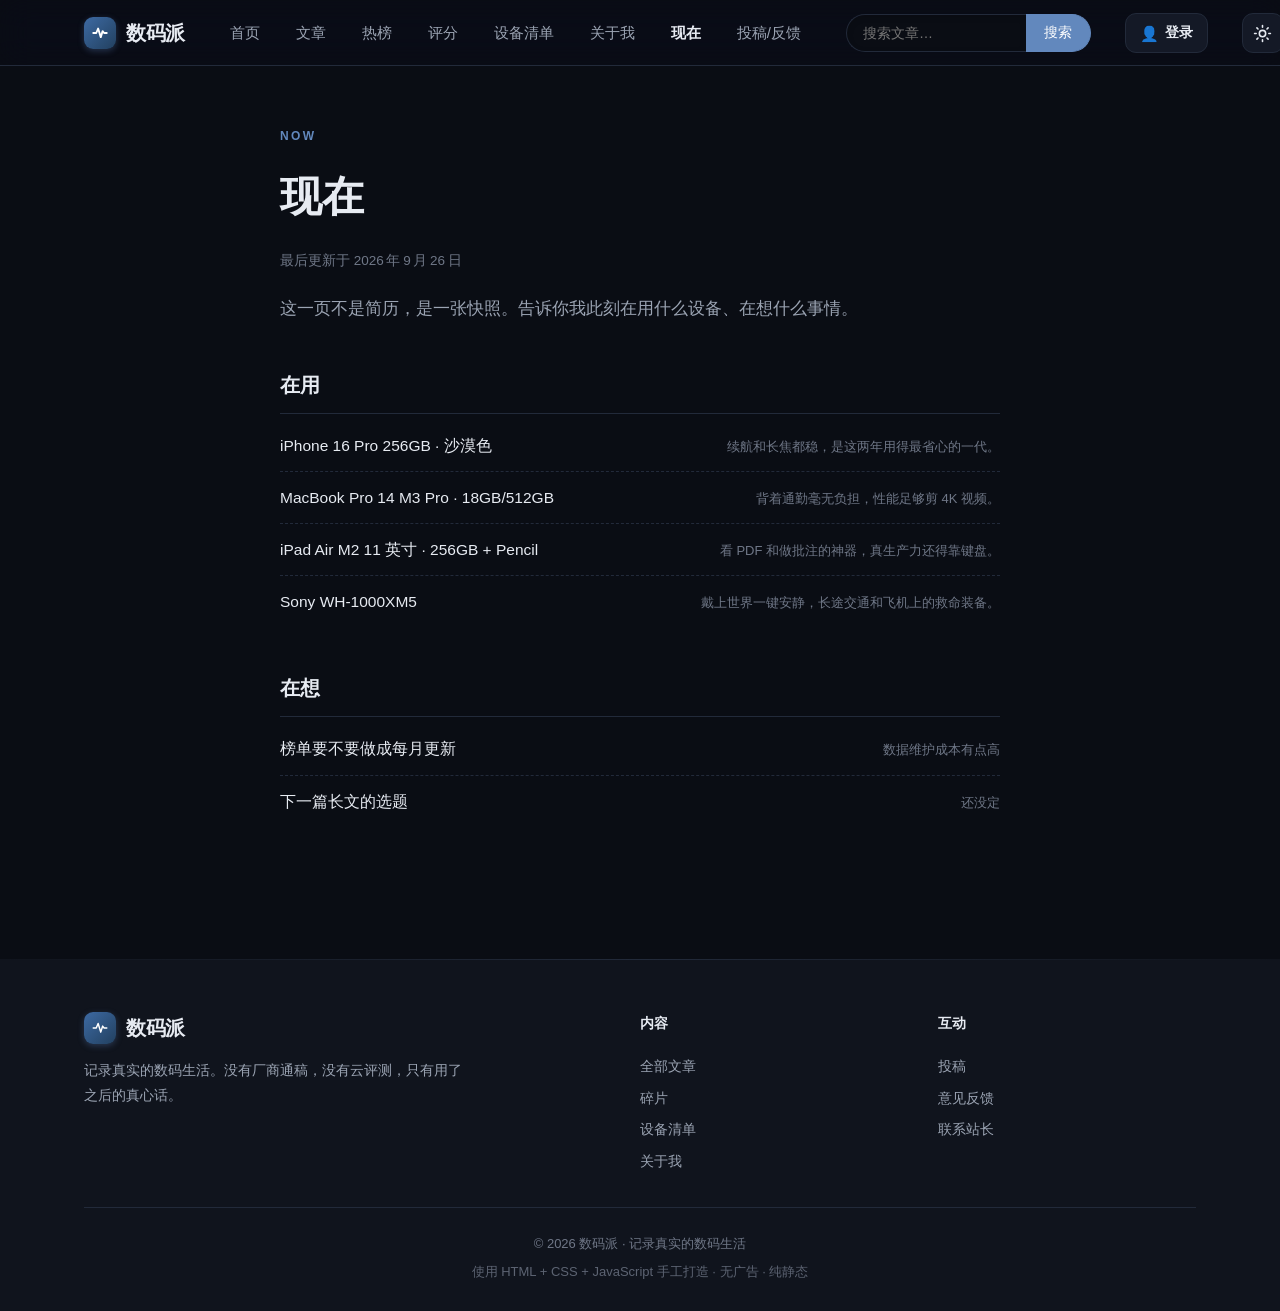
<file: now.html>
<!DOCTYPE html>
<html lang="zh-CN">
<head>
  <meta charset="UTF-8">
  <meta name="viewport" content="width=device-width, initial-scale=1.0">
  <title>现在 · 数码派</title>
  <meta name="description" content="数码派站长的现在：此刻在用什么设备、在想什么事情。">
  <link rel="canonical" href="https://zcz-susan.github.io/shumapai/now.html">
  <meta name="theme-color" content="#0a0d14">
  <link rel="apple-touch-icon" href="https://zcz-susan.github.io/shumapai/apple-touch-icon.png">
  <!-- Open Graph / Twitter Card：分享到社交平台时显示标题、摘要与预览图 -->
  <meta property="og:type" content="website">
  <meta property="og:site_name" content="数码派">
  <meta property="og:title" content="现在 · 数码派">
  <meta property="og:description" content="数码派站长的现在：此刻在用什么设备、在想什么事情。">
  <meta property="og:url" content="https://zcz-susan.github.io/shumapai/now.html">
  <meta property="og:image" content="https://zcz-susan.github.io/shumapai/images/iphone-duo-1.jpg">
  <meta name="twitter:card" content="summary_large_image">
  <meta name="twitter:title" content="现在 · 数码派">
  <meta name="twitter:description" content="数码派站长的现在：此刻在用什么设备、在想什么事情。">
  <meta name="twitter:image" content="https://zcz-susan.github.io/shumapai/images/iphone-duo-1.jpg">
  <link rel="icon" href="data:image/svg+xml,%3Csvg xmlns='http://www.w3.org/2000/svg' viewBox='0 0 32 32'%3E%3Crect width='32' height='32' rx='7' fill='%2335618f'/%3E%3Cpath d='M5 16h5l3-7 3 14 3-11 2 4h6' fill='none' stroke='white' stroke-width='2.5' stroke-linecap='round' stroke-linejoin='round'/%3E%3C/svg%3E">
  <script>
    (function () {
      var saved = null;
      try { saved = localStorage.getItem('theme'); } catch (e) {}
      var theme = saved || 'dark'; // 默认深色深空风格，可点右上角图标切换回浅色
      document.documentElement.setAttribute('data-theme', theme);
    })();
  </script>
  <link rel="stylesheet" href="css/style.css?v=20261017a">

  <!-- Google Analytics 访问统计：免费，可看实时在线、城市、设备、来源（衡量ID：G-126PKG1057） -->
  <script async src="https://www.googletagmanager.com/gtag/js?id=G-126PKG1057"></script>
  <script>
    window.dataLayer = window.dataLayer || [];
    function gtag(){dataLayer.push(arguments);}
    gtag('js', new Date());
    gtag('config', 'G-126PKG1057');
  </script>
</head>
<body>

  <!-- 键盘用户快捷入口：Tab 第一站，回车直达正文，视觉上默认隐藏 -->
  <a class="skip-link" href="#main">跳到主要内容</a>

  <!-- ======================== 顶部导航栏（全站统一） ======================== -->
  <header class="site-header">
    <div class="container nav-bar">
      <a class="logo" href="index.html">
        <span class="logo-mark" aria-hidden="true"><svg viewBox="0 0 24 24" fill="none"><path d="M3 12h4l2.5-6L13 17.5l2.5-8L17.5 12H21" stroke="#fff" stroke-width="2.5" stroke-linecap="round" stroke-linejoin="round"/></svg></span>
        <span id="siteName">数码派</span>
      </a>

      <button class="icon-btn nav-toggle" id="navToggle" aria-label="打开菜单" aria-controls="navMenu" aria-expanded="false"><svg viewBox="0 0 24 24" fill="none" stroke="currentColor" stroke-width="2" stroke-linecap="round" aria-hidden="true"><path d="M4 7h16M4 12h16M4 17h16"/></svg></button>

      <nav class="nav-menu" id="navMenu">
        <a class="nav-link" href="index.html">首页</a>
        <a class="nav-link" href="articles.html">文章</a>
        <a class="nav-link" href="hot.html">热榜</a>
        <a class="nav-link" href="rate.html">评分</a>
        <a class="nav-link" href="devices.html">设备清单</a>
        <a class="nav-link" href="about.html">关于我</a>
        <a class="nav-link active" href="now.html">现在</a>
        <a class="nav-link" href="submit.html">投稿/反馈</a>
      </nav>

      <!-- 搜索框：独立在折叠菜单外，手机上无需展开菜单也能直接搜索 -->
      <div class="nav-search">
        <input type="search" id="navSearchInput" placeholder="搜索文章…" aria-label="搜索文章">
        <button class="nav-search-btn" id="navSearchBtn">搜索</button>
      </div>

      <button class="icon-btn theme-toggle" id="themeToggle" aria-label="切换到浅色模式"><svg viewBox="0 0 24 24" fill="none" stroke="currentColor" stroke-width="2" stroke-linecap="round" stroke-linejoin="round" aria-hidden="true"><path d="M21 12.8A8.5 8.5 0 1 1 11.2 3 6.6 6.6 0 0 0 21 12.8z"/></svg></button>
    </div>
  </header>

  <main class="container" id="main">
    <noscript><div class="noscript-tip">本站文章、榜单与评论等内容需要启用 JavaScript 才能正常显示，请在浏览器设置中允许 JavaScript 后刷新页面。</div></noscript>

    <article class="now-page">
      <header class="now-header">
        <p class="now-eyebrow">NOW</p>
        <h1 class="now-title">现在</h1>
        <p class="now-meta">最后更新于 <time id="nowUpdated"></time><span id="nowLocation"></span></p>
        <p class="now-intro" id="nowIntro"></p>
      </header>
      <div id="nowSections">
        <!-- 骨架屏占位，now.js 渲染后自动替换 -->
        <div class="skeleton skeleton-line" style="width:120px;height:18px;margin:44px 0 18px"></div>
        <div class="skeleton skeleton-line" style="width:92%"></div>
        <div class="skeleton skeleton-line" style="width:78%"></div>
        <div class="skeleton skeleton-line" style="width:85%"></div>
      </div>
    </article>

  </main>

  <footer class="site-footer">
    <div class="container">
      <div class="footer-grid">
        <div class="footer-brand">
          <a class="logo" href="index.html"><span class="logo-mark" aria-hidden="true"><svg viewBox="0 0 24 24" fill="none"><path d="M3 12h4l2.5-6L13 17.5l2.5-8L17.5 12H21" stroke="#fff" stroke-width="2" stroke-linecap="round" stroke-linejoin="round"/></svg></span><span class="footer-site-name">数码派</span></a>
          <p>记录真实的数码生活。没有厂商通稿，没有云评测，只有用了之后的真心话。</p>
        </div>
        <div class="footer-col">
          <h4>内容</h4>
          <a href="articles.html">全部文章</a>
          <a href="bits.html">碎片</a>
          <a href="devices.html">设备清单</a>
          <a href="about.html">关于我</a>
        </div>
        <div class="footer-col">
          <h4>互动</h4>
          <a href="submit.html">投稿</a>
          <a href="submit.html">意见反馈</a>
          <a href="mailto:zhangcizhou010@163.com">联系站长</a>
        </div>
      </div>
      <div class="footer-bottom">
        <p>© <span id="footerYear"></span> <span class="footer-site-name">数码派</span> · 记录真实的数码生活</p>
        <p>使用 HTML + CSS + JavaScript 手工打造 · 无广告 · 纯静态</p>
      </div>
    </div>
  </footer>

  <script src="js/data.js"></script>
  <script src="js/common.js?v=20260926e"></script>
  <script src="js/now.js?v=20260926e"></script>
</body>
</html>
</file>
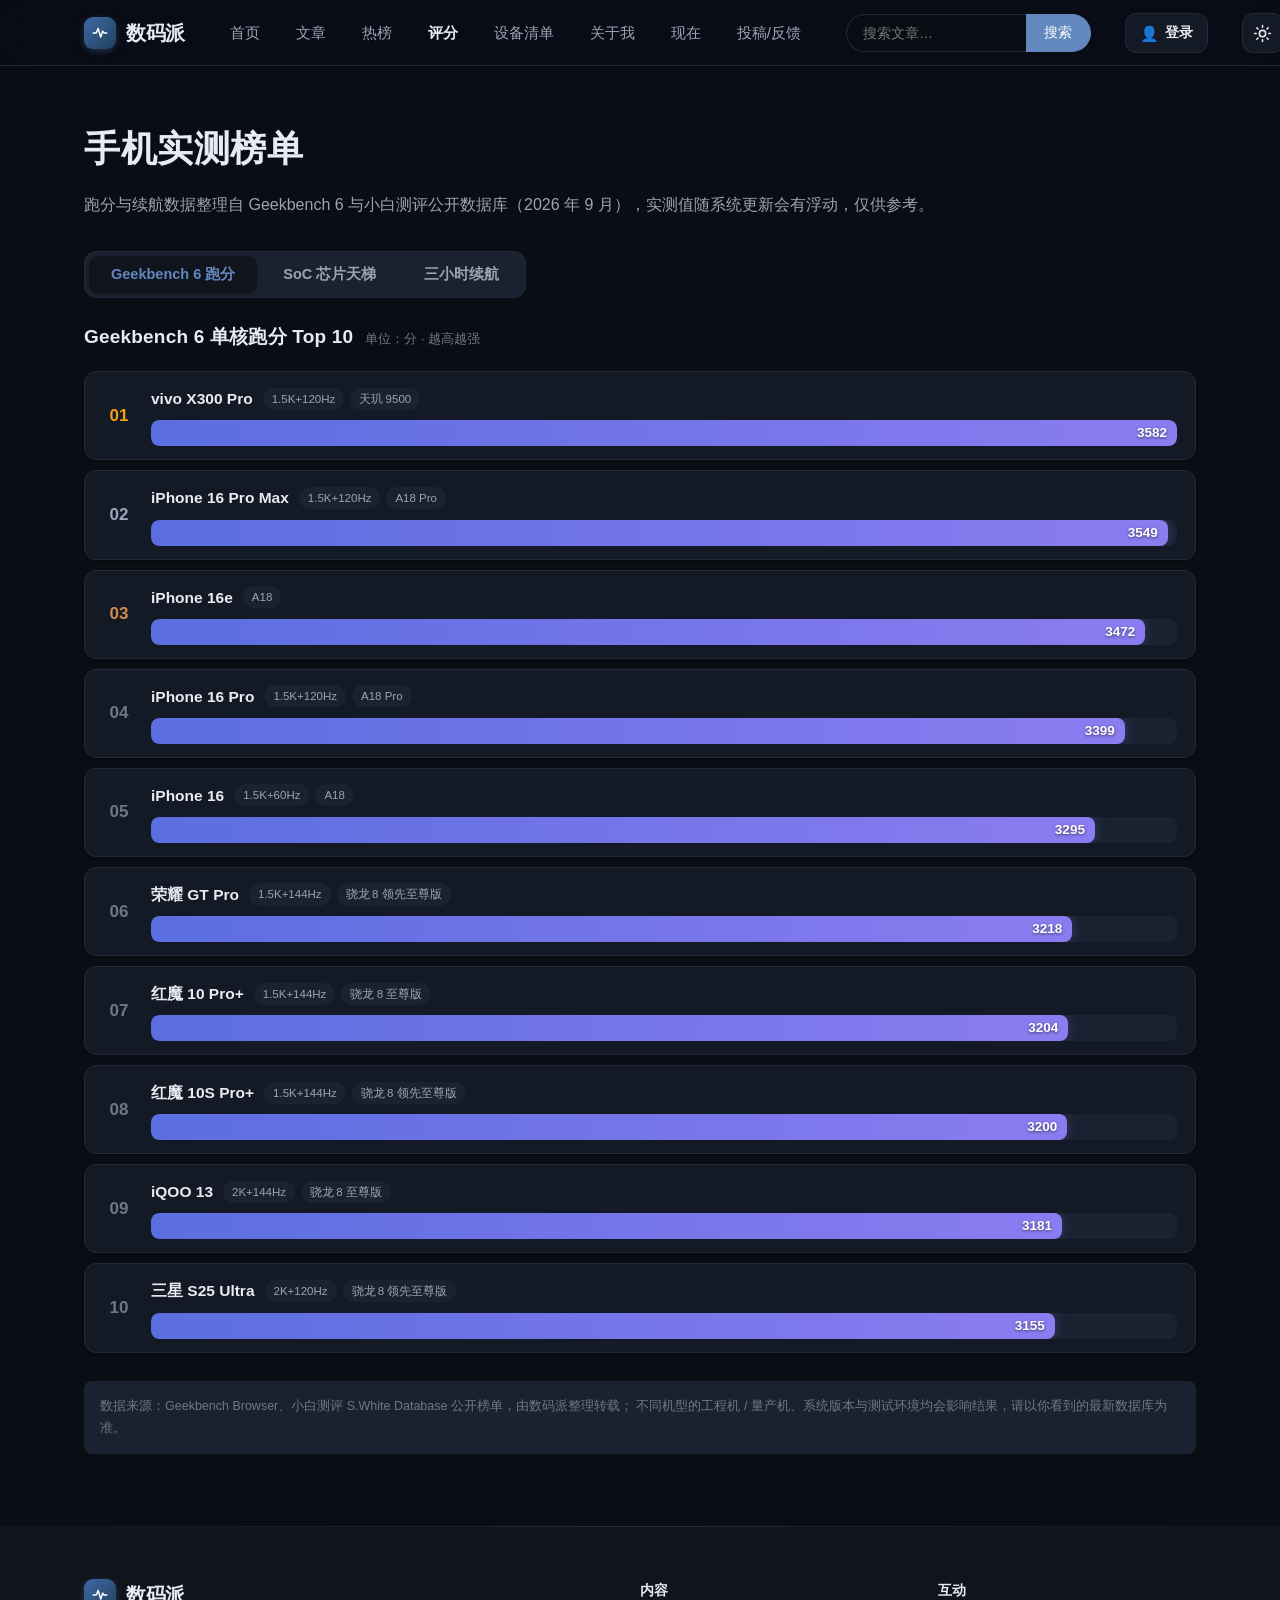
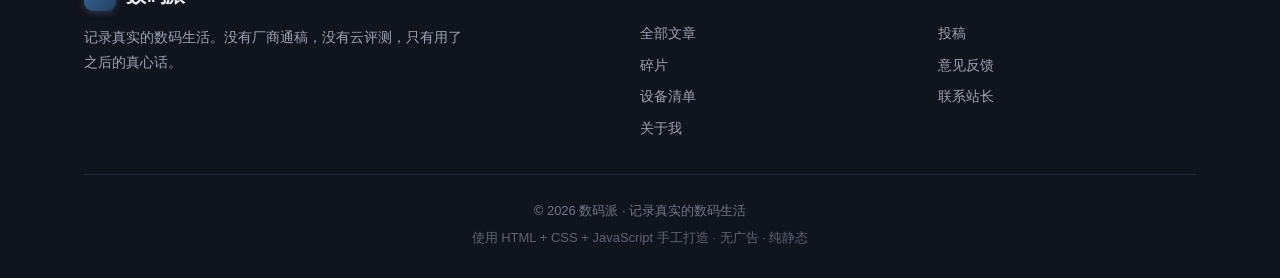
<file: rate.html>
<!DOCTYPE html>
<html lang="zh-CN">
<head>
  <meta charset="UTF-8">
  <meta name="viewport" content="width=device-width, initial-scale=1.0">
  <title>手机性能续航榜单 · 数码派</title>
  <meta name="description" content="数码派手机实测榜单：Geekbench 6 单核跑分 Top10、SoC 芯片性能天梯、三小时综合续航实测，数据整理自公开测评数据库。">
  <link rel="canonical" href="https://zcz-susan.github.io/shumapai/rate.html">
  <meta name="theme-color" content="#0a0d14">
  <link rel="apple-touch-icon" href="https://zcz-susan.github.io/shumapai/apple-touch-icon.png">
  <!-- Open Graph / Twitter Card：分享到社交平台时显示标题、摘要与预览图 -->
  <meta property="og:type" content="website">
  <meta property="og:site_name" content="数码派">
  <meta property="og:title" content="手机性能续航榜单 · 数码派">
  <meta property="og:description" content="数码派手机实测榜单：Geekbench 6 单核跑分 Top10、SoC 芯片性能天梯、三小时综合续航实测，数据整理自公开测评数据库。">
  <meta property="og:url" content="https://zcz-susan.github.io/shumapai/rate.html">
  <meta property="og:image" content="https://zcz-susan.github.io/shumapai/images/iphone-duo-1.jpg">
  <meta name="twitter:card" content="summary_large_image">
  <meta name="twitter:title" content="手机性能续航榜单 · 数码派">
  <meta name="twitter:description" content="数码派手机实测榜单：Geekbench 6 单核跑分 Top10、SoC 芯片性能天梯、三小时综合续航实测，数据整理自公开测评数据库。">
  <meta name="twitter:image" content="https://zcz-susan.github.io/shumapai/images/iphone-duo-1.jpg">
  <link rel="icon" href="data:image/svg+xml,%3Csvg xmlns='http://www.w3.org/2000/svg' viewBox='0 0 32 32'%3E%3Crect width='32' height='32' rx='7' fill='%2335618f'/%3E%3Cpath d='M5 16h5l3-7 3 14 3-11 2 4h6' fill='none' stroke='white' stroke-width='2.5' stroke-linecap='round' stroke-linejoin='round'/%3E%3C/svg%3E">

  <!-- 深色模式启动脚本：必须放在样式之前，避免刷新时先闪一下白底 -->
  <script>
    (function () {
      var saved = null;
      try { saved = localStorage.getItem('theme'); } catch (e) {}
      var theme = saved || 'dark'; // 默认深色深空风格，可点右上角图标切换回浅色
      document.documentElement.setAttribute('data-theme', theme);
    })();
  </script>

  <link rel="stylesheet" href="css/style.css?v=20261017a">

  <!-- Google Analytics 访问统计：免费，可看实时在线、城市、设备、来源（衡量ID：G-126PKG1057） -->
  <script async src="https://www.googletagmanager.com/gtag/js?id=G-126PKG1057"></script>
  <script>
    window.dataLayer = window.dataLayer || [];
    function gtag(){dataLayer.push(arguments);}
    gtag('js', new Date());
    gtag('config', 'G-126PKG1057');
  </script>
</head>
<body>

  <!-- 键盘用户快捷入口：Tab 第一站，回车直达正文，视觉上默认隐藏 -->
  <a class="skip-link" href="#main">跳到主要内容</a>

  <!-- ======================== 顶部导航栏（全站统一） ======================== -->
  <header class="site-header">
    <div class="container nav-bar">
      <a class="logo" href="index.html">
        <span class="logo-mark" aria-hidden="true"><svg viewBox="0 0 24 24" fill="none"><path d="M3 12h4l2.5-6L13 17.5l2.5-8L17.5 12H21" stroke="#fff" stroke-width="2" stroke-linecap="round" stroke-linejoin="round"/></svg></span>
        <span id="siteName">数码派</span>
      </a>

      <button class="icon-btn nav-toggle" id="navToggle" aria-label="打开菜单" aria-controls="navMenu" aria-expanded="false"><svg viewBox="0 0 24 24" fill="none" stroke="currentColor" stroke-width="2" stroke-linecap="round" aria-hidden="true"><path d="M4 7h16M4 12h16M4 17h16"/></svg></button>

      <nav class="nav-menu" id="navMenu">
        <a class="nav-link" href="index.html">首页</a>
        <a class="nav-link" href="articles.html">文章</a>
        <a class="nav-link" href="hot.html">热榜</a>
        <a class="nav-link active" href="rate.html">评分</a>
        <a class="nav-link" href="devices.html">设备清单</a>
        <a class="nav-link" href="about.html">关于我</a>
        <a class="nav-link" href="now.html">现在</a>
        <a class="nav-link" href="submit.html">投稿/反馈</a>
      </nav>

      <!-- 搜索框：独立在折叠菜单外，手机上无需展开菜单也能直接搜索 -->
      <div class="nav-search">
        <input type="search" id="navSearchInput" placeholder="搜索文章…" aria-label="搜索文章">
        <button class="nav-search-btn" id="navSearchBtn">搜索</button>
      </div>

      <!-- 深色 / 浅色模式切换 -->
      <button class="icon-btn theme-toggle" id="themeToggle" aria-label="切换到浅色模式"><svg viewBox="0 0 24 24" fill="none" stroke="currentColor" stroke-width="2" stroke-linecap="round" stroke-linejoin="round" aria-hidden="true"><path d="M21 12.8A8.5 8.5 0 1 1 11.2 3 6.6 6.6 0 0 0 21 12.8z"/></svg></button>
    </div>
  </header>

  <main class="container" id="main">
    <noscript><div class="noscript-tip">本站文章、榜单与评论等内容需要启用 JavaScript 才能正常显示，请在浏览器设置中允许 JavaScript 后刷新页面。</div></noscript>

    <!-- 页面标题 -->
    <div class="page-head">
      <h1>手机实测榜单</h1>
      <p>跑分与续航数据整理自 Geekbench 6 与小白测评公开数据库（2026 年 9 月），实测值随系统更新会有浮动，仅供参考。</p>
    </div>

    <!-- ======================== 榜单切换 Tab ======================== -->
    <div class="rk-tabs-wrap">
      <div class="rk-tabs" role="tablist">
        <button type="button" class="rk-tab active" data-rk-tab="gb6" role="tab">Geekbench 6 跑分</button>
        <button type="button" class="rk-tab" data-rk-tab="soc" role="tab">SoC 芯片天梯</button>
        <button type="button" class="rk-tab" data-rk-tab="battery" role="tab">三小时续航</button>
      </div>

      <!-- ① Geekbench 6 单核跑分 Top10 -->
      <section class="rk-panel active" id="panelGb6" role="tabpanel">
        <div class="rk-panel-head">
          <h2>Geekbench 6 单核跑分 Top 10</h2>
          <span class="rk-unit">单位：分 · 越高越强</span>
        </div>
        <!-- 列表独立容器：rate.js 只往这里写，不能直接覆盖整个面板（会删掉标题） -->
        <div class="rk-list" id="listGb6"></div>
      </section>

      <!-- ② SoC 综合性能天梯 -->
      <section class="rk-panel" id="panelSoc" role="tabpanel">
        <div class="rk-panel-head">
          <h2>手机 SoC 综合性能天梯</h2>
          <span class="rk-unit">综合成绩 = 65% CPU + 35% GPU · 小白测评数据库 4.5</span>
        </div>
        <div class="rk-list" id="listSoc"></div>
      </section>

      <!-- ③ 三小时综合续航总榜 -->
      <section class="rk-panel" id="panelBattery" role="tabpanel">
        <div class="rk-panel-head">
          <h2>三小时综合续航总榜</h2>
          <span class="rk-unit">WiFi 下 9 大常用 APP 各半小时 · 小白测评数据库 5.0</span>
        </div>
        <!-- 分段颜色图例：rate.js 按统一配色生成（放在列表容器外，不会被渲染覆盖） -->
        <div class="rk-legend" id="batteryLegend"></div>
        <div class="rk-list" id="listBattery"></div>
      </section>
    </div>

    <!-- 数据来源声明 -->
    <p class="rk-source">数据来源：Geekbench Browser、小白测评 S.White Database 公开榜单，由数码派整理转载；
      不同机型的工程机 / 量产机、系统版本与测试环境均会影响结果，请以你看到的最新数据库为准。</p>

  </main>

  <!-- ============================== 页脚 ============================== -->
  <footer class="site-footer">
    <div class="container">
      <div class="footer-grid">
        <div class="footer-brand">
          <a class="logo" href="index.html"><span class="logo-mark" aria-hidden="true"><svg viewBox="0 0 24 24" fill="none"><path d="M3 12h4l2.5-6L13 17.5l2.5-8L17.5 12H21" stroke="#fff" stroke-width="2" stroke-linecap="round" stroke-linejoin="round"/></svg></span><span class="footer-site-name">数码派</span></a>
          <p>记录真实的数码生活。没有厂商通稿，没有云评测，只有用了之后的真心话。</p>
        </div>
        <div class="footer-col">
          <h4>内容</h4>
          <a href="articles.html">全部文章</a>
          <a href="bits.html">碎片</a>
          <a href="devices.html">设备清单</a>
          <a href="about.html">关于我</a>
        </div>
        <div class="footer-col">
          <h4>互动</h4>
          <a href="submit.html">投稿</a>
          <a href="submit.html">意见反馈</a>
          <a href="mailto:zhangcizhou010@163.com">联系站长</a>
        </div>
      </div>
      <div class="footer-bottom">
        <p>© <span id="footerYear"></span> <span class="footer-site-name">数码派</span> · 记录真实的数码生活</p>
        <p>使用 HTML + CSS + JavaScript 手工打造 · 无广告 · 纯静态</p>
      </div>
    </div>
  </footer>

  <!-- 顺序：先加载数据，再加载公共脚本，最后加载本页脚本（带版本号，更新后避免浏览器缓存旧文件） -->
  <script src="js/data.js?v=20260926e"></script>
  <script src="js/common.js?v=20260926e"></script>
  <script src="js/rate.js?v=20260919a"></script>
</body>
</html>
</file>
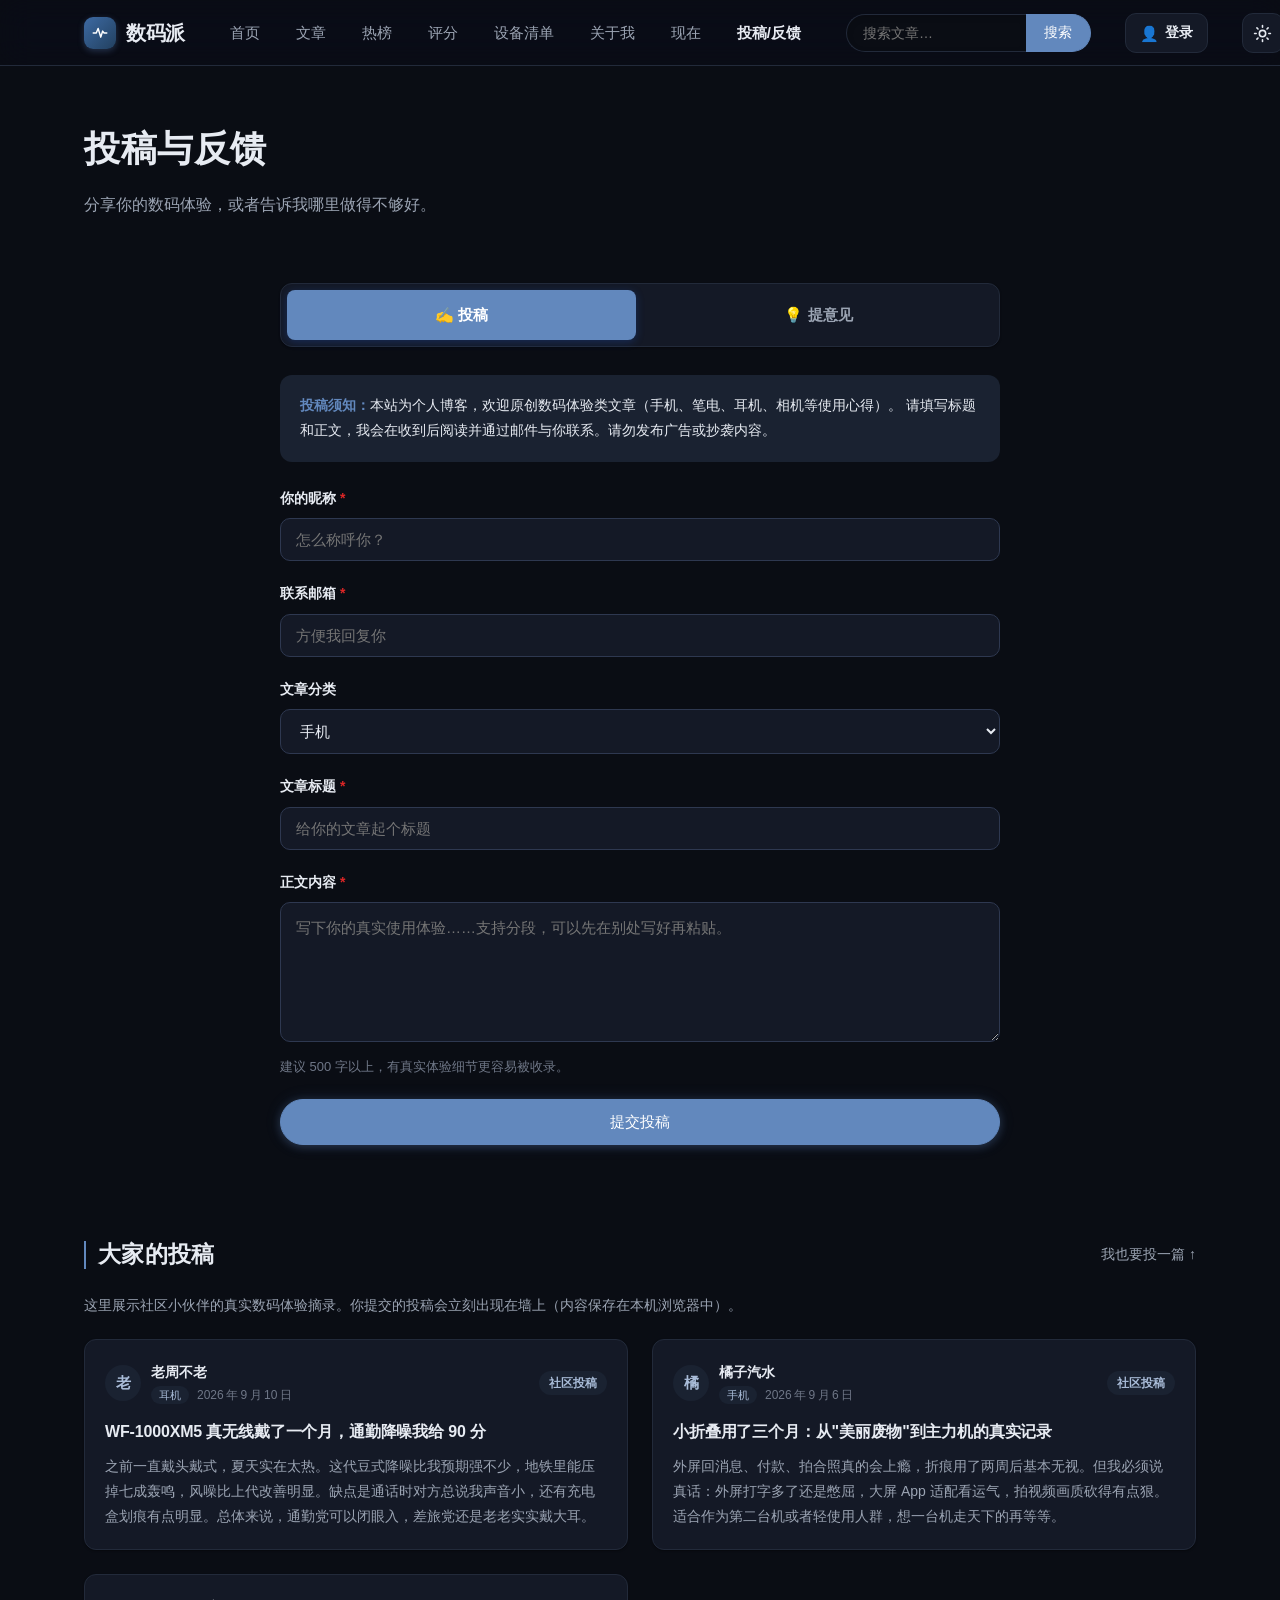
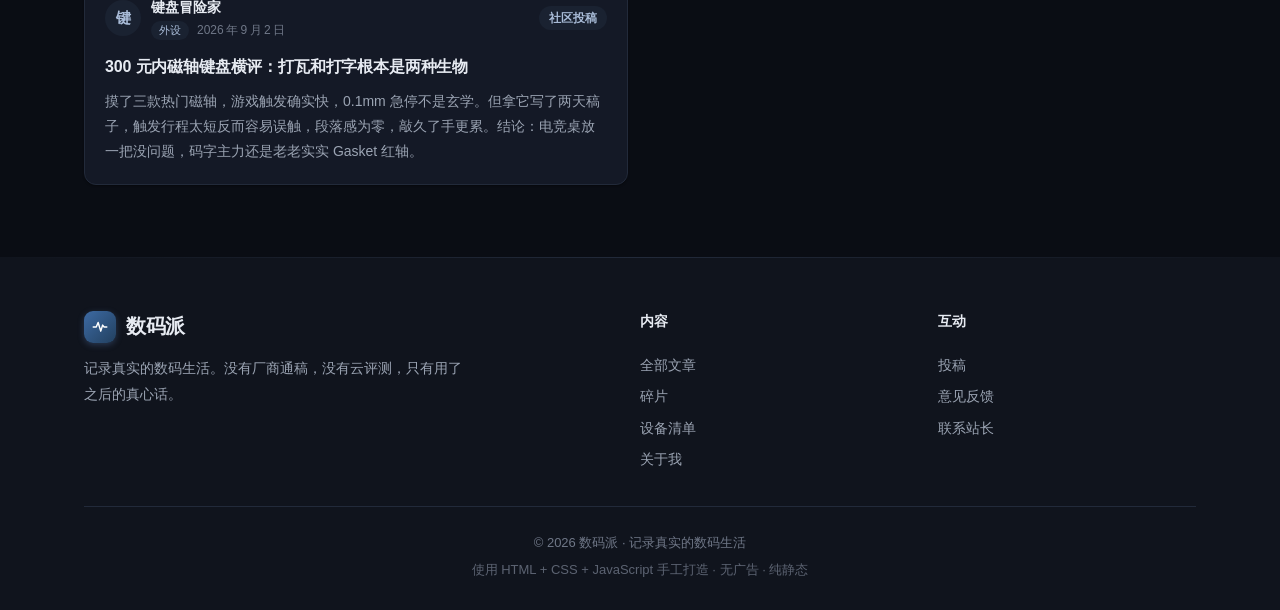
<file: submit.html>
<!DOCTYPE html>
<html lang="zh-CN">
<head>
  <meta charset="UTF-8">
  <meta name="viewport" content="width=device-width, initial-scale=1.0">
  <title>投稿与反馈 · 数码派</title>
  <meta name="description" content="向数码派投稿你的数码体验文章，或提出意见与建议。">
  <link rel="canonical" href="https://zcz-susan.github.io/shumapai/submit.html">
  <meta name="theme-color" content="#0a0d14">
  <link rel="apple-touch-icon" href="https://zcz-susan.github.io/shumapai/apple-touch-icon.png">
  <!-- Open Graph / Twitter Card：分享到社交平台时显示标题、摘要与预览图 -->
  <meta property="og:type" content="website">
  <meta property="og:site_name" content="数码派">
  <meta property="og:title" content="投稿与反馈 · 数码派">
  <meta property="og:description" content="向数码派投稿你的数码体验文章，或提出意见与建议。">
  <meta property="og:url" content="https://zcz-susan.github.io/shumapai/submit.html">
  <meta property="og:image" content="https://zcz-susan.github.io/shumapai/images/iphone-duo-1.jpg">
  <meta name="twitter:card" content="summary_large_image">
  <meta name="twitter:title" content="投稿与反馈 · 数码派">
  <meta name="twitter:description" content="向数码派投稿你的数码体验文章，或提出意见与建议。">
  <meta name="twitter:image" content="https://zcz-susan.github.io/shumapai/images/iphone-duo-1.jpg">
  <link rel="icon" href="data:image/svg+xml,%3Csvg xmlns='http://www.w3.org/2000/svg' viewBox='0 0 32 32'%3E%3Crect width='32' height='32' rx='7' fill='%2335618f'/%3E%3Cpath d='M5 16h5l3-7 3 14 3-11 2 4h6' fill='none' stroke='white' stroke-width='2.5' stroke-linecap='round' stroke-linejoin='round'/%3E%3C/svg%3E">
  <script>
    (function () {
      var saved = null;
      try { saved = localStorage.getItem('theme'); } catch (e) {}
      var theme = saved || 'dark'; // 默认深色深空风格，可点右上角图标切换回浅色
      document.documentElement.setAttribute('data-theme', theme);
    })();
  </script>
  <link rel="stylesheet" href="css/style.css?v=20261017a">

  <!-- Google Analytics 访问统计：免费，可看实时在线、城市、设备、来源（衡量ID：G-126PKG1057） -->
  <script async src="https://www.googletagmanager.com/gtag/js?id=G-126PKG1057"></script>
  <script>
    window.dataLayer = window.dataLayer || [];
    function gtag(){dataLayer.push(arguments);}
    gtag('js', new Date());
    gtag('config', 'G-126PKG1057');
  </script>
</head>
<body>

  <!-- 键盘用户快捷入口：Tab 第一站，回车直达正文，视觉上默认隐藏 -->
  <a class="skip-link" href="#main">跳到主要内容</a>

  <header class="site-header">
    <div class="container nav-bar">
      <a class="logo" href="index.html">
        <span class="logo-mark" aria-hidden="true"><svg viewBox="0 0 24 24" fill="none"><path d="M3 12h4l2.5-6L13 17.5l2.5-8L17.5 12H21" stroke="#fff" stroke-width="2" stroke-linecap="round" stroke-linejoin="round"/></svg></span>
        <span id="siteName">数码派</span>
      </a>
      <button class="icon-btn nav-toggle" id="navToggle" aria-label="打开菜单" aria-controls="navMenu" aria-expanded="false"><svg viewBox="0 0 24 24" fill="none" stroke="currentColor" stroke-width="2" stroke-linecap="round" aria-hidden="true"><path d="M4 7h16M4 12h16M4 17h16"/></svg></button>
      <nav class="nav-menu" id="navMenu">
        <a class="nav-link" href="index.html">首页</a>
        <a class="nav-link" href="articles.html">文章</a>
        <a class="nav-link" href="hot.html">热榜</a>
        <a class="nav-link" href="rate.html">评分</a>
        <a class="nav-link" href="devices.html">设备清单</a>
        <a class="nav-link" href="about.html">关于我</a>
        <a class="nav-link" href="now.html">现在</a>
        <a class="nav-link active" href="submit.html">投稿/反馈</a>
      </nav>

      <!-- 搜索框：独立在折叠菜单外，手机上无需展开菜单也能直接搜索 -->
      <div class="nav-search">
        <input type="search" id="navSearchInput" placeholder="搜索文章…" aria-label="搜索文章">
        <button class="nav-search-btn" id="navSearchBtn">搜索</button>
      </div>
      <button class="icon-btn theme-toggle" id="themeToggle" aria-label="切换到浅色模式"><svg viewBox="0 0 24 24" fill="none" stroke="currentColor" stroke-width="2" stroke-linecap="round" stroke-linejoin="round" aria-hidden="true"><path d="M21 12.8A8.5 8.5 0 1 1 11.2 3 6.6 6.6 0 0 0 21 12.8z"/></svg></button>
    </div>
  </header>

  <main class="container" id="main">
    <noscript><div class="noscript-tip">本站文章、榜单与评论等内容需要启用 JavaScript 才能正常显示，请在浏览器设置中允许 JavaScript 后刷新页面。</div></noscript>
    <div class="page-head">
      <h1>投稿与反馈</h1>
      <p>分享你的数码体验，或者告诉我哪里做得不够好。</p>
    </div>

    <div class="submit-wrap" id="submitTop">

      <!-- 标签切换：投稿 / 提意见 -->
      <div class="submit-tabs" id="submitTabs">
        <div class="submit-tab active" data-tab="submit">✍️ 投稿</div>
        <div class="submit-tab" data-tab="feedback">💡 提意见</div>
      </div>

      <!-- 投稿表单 -->
      <form class="submit-form active" id="form-submit">
        <div class="info-card">
          <strong>投稿须知：</strong>本站为个人博客，欢迎原创数码体验类文章（手机、笔电、耳机、相机等使用心得）。
          请填写标题和正文，我会在收到后阅读并通过邮件与你联系。请勿发布广告或抄袭内容。
        </div>

        <div class="form-group">
          <label>你的昵称 <span class="req">*</span></label>
          <input type="text" name="author" required placeholder="怎么称呼你？">
        </div>

        <div class="form-group">
          <label>联系邮箱 <span class="req">*</span></label>
          <input type="email" name="email" required placeholder="方便我回复你">
        </div>

        <div class="form-group">
          <label>文章分类</label>
          <select name="category">
            <option>手机</option><option>笔记本</option><option>耳机</option>
            <option>平板</option><option>相机</option><option>外设</option>
            <option>配件</option><option>其他数码</option>
          </select>
        </div>

        <div class="form-group">
          <label>文章标题 <span class="req">*</span></label>
          <input type="text" name="title" required placeholder="给你的文章起个标题">
        </div>

        <div class="form-group">
          <label>正文内容 <span class="req">*</span></label>
          <textarea name="content" required placeholder="写下你的真实使用体验……支持分段，可以先在别处写好再粘贴。"></textarea>
          <div class="hint">建议 500 字以上，有真实体验细节更容易被收录。</div>
        </div>

        <button type="submit" class="btn btn-primary" style="width:100%;justify-content:center;height:46px">提交投稿</button>
      </form>

      <!-- 意见反馈表单 -->
      <form class="submit-form" id="form-feedback">
        <div class="info-card">
          <strong>反馈说明：</strong>如果你在浏览过程中发现了 bug、排版问题，或者有功能建议、内容选题想法，
          都欢迎在这里告诉我。每一条反馈我都会认真看。
        </div>

        <div class="form-group">
          <label>反馈类型</label>
          <select name="type">
            <option>功能建议</option>
            <option>内容选题</option>
            <option>排版/显示问题</option>
            <option>Bug 反馈</option>
            <option>其他</option>
          </select>
        </div>

        <div class="form-group">
          <label>你的昵称</label>
          <input type="text" name="author" placeholder="可选，匿名也可以">
        </div>

        <div class="form-group">
          <label>联系邮箱</label>
          <input type="email" name="email" placeholder="可选，方便我回复">
        </div>

        <div class="form-group">
          <label>反馈内容 <span class="req">*</span></label>
          <textarea name="content" required placeholder="具体说说你的想法或问题……"></textarea>
        </div>

        <button type="submit" class="btn btn-primary" style="width:100%;justify-content:center;height:46px">提交反馈</button>
      </form>

      <!-- 提交成功提示 -->
      <div class="submit-success" id="submitSuccess">
        <div class="icon">✅</div>
        <h3 id="successTitle">提交成功！</h3>
        <p id="successMsg">感谢你的投稿，我会尽快阅读并通过邮件与你联系。</p>
        <div class="success-actions">
          <a class="btn btn-primary" href="#wallSection" id="viewWallBtn">看看大家的投稿</a>
          <button type="button" class="btn" id="writeAgainBtn">再写一篇</button>
        </div>
      </div>

    </div>

    <!-- ======================== 大家的投稿（社区墙） ======================== -->
    <section class="wall-section" id="wallSection">
      <div class="section-head">
        <h2>大家的投稿</h2>
        <a class="more-link" href="#submitTop">我也要投一篇 ↑</a>
      </div>
      <p class="wall-sub">这里展示社区小伙伴的真实数码体验摘录。你提交的投稿会立刻出现在墙上（内容保存在本机浏览器中）。</p>
      <div class="wall-grid" id="communityWall"><!-- submit.js 渲染 --></div>
    </section>
  </main>

  <footer class="site-footer">
    <div class="container">
      <div class="footer-grid">
        <div class="footer-brand">
          <a class="logo" href="index.html"><span class="logo-mark" aria-hidden="true"><svg viewBox="0 0 24 24" fill="none"><path d="M3 12h4l2.5-6L13 17.5l2.5-8L17.5 12H21" stroke="#fff" stroke-width="2" stroke-linecap="round" stroke-linejoin="round"/></svg></span><span class="footer-site-name">数码派</span></a>
          <p>记录真实的数码生活。没有厂商通稿，没有云评测，只有用了之后的真心话。</p>
        </div>
        <div class="footer-col">
          <h4>内容</h4>
          <a href="articles.html">全部文章</a>
          <a href="bits.html">碎片</a>
          <a href="devices.html">设备清单</a>
          <a href="about.html">关于我</a>
        </div>
        <div class="footer-col">
          <h4>互动</h4>
          <a href="submit.html">投稿</a>
          <a href="submit.html">意见反馈</a>
          <a href="mailto:zhangcizhou010@163.com">联系站长</a>
        </div>
      </div>
      <div class="footer-bottom">
        <p>© <span id="footerYear"></span> <span class="footer-site-name">数码派</span> · 记录真实的数码生活</p>
        <p>使用 HTML + CSS + JavaScript 手工打造 · 无广告 · 纯静态</p>
      </div>
    </div>
  </footer>

  <script src="js/data.js"></script>
  <script src="js/common.js?v=20260926e"></script>
  <script src="js/submit.js"></script>
</body>
</html>
</file>
<file: css/style.css>
/* ==========================================================================
   style.css —— 全站样式表（v2 升级版）
   设计参考：少数派 / The Verge / 个人博客站的高级感
   ========================================================================== */

/* ============================ 1. 主题变量 ============================ */
:root {
  /* 主色：深空蓝（降低饱和度），冷静克制的数码测评风 */
  --c-primary: #24466e;
  --c-primary-strong: #35618f;
  --c-accent: #4a76ad;
  --c-soft: #edf1f6;
  --c-soft-text: #274c73;

  --bg: #eceff3;          /* 冷调浅灰再压深一点：让白色卡片从背景里"浮"出来，不再糊成一片 */
  --bg-elevated: #ffffff;
  --card: #ffffff;
  --text: #111827;        /* 正文近黑，阅读对比度更高 */
  --text-2: #6b7280;      /* 次要文字 */
  --text-3: #9ca3af;      /* 更浅的辅助文字 */
  --border: #e5e7eb;
  --border-strong: #d1d5db;
  --header-bg: rgba(245, 246, 248, 0.72);
  --header-bg-scrolled: rgba(255, 255, 255, 0.92);
  --shadow-sm: 0 1px 2px rgba(17, 24, 39, 0.04), 0 1px 3px rgba(17, 24, 39, 0.04);
  --shadow: 0 1px 3px rgba(17, 24, 39, 0.06), 0 4px 12px rgba(17, 24, 39, 0.04);
  --shadow-hover: 0 8px 24px rgba(17, 24, 39, 0.10);
  /* 圆角收敛：全站不超过 12px（胶囊 999px 除外），减少"圆滚滚"的玩具感 */
  --radius: 12px;
  --radius-sm: 8px;
  --radius-lg: 12px;
  /* 全站统一缓动：ease-out-expo，动效起步快、收尾柔，比各处零散 ease 更整齐 */
  --ease: cubic-bezier(0.22, 1, 0.36, 1);
  --header-height: 66px;
  --max-w: 1160px;
  --font-sans: -apple-system, BlinkMacSystemFont, "Segoe UI", "PingFang SC",
    "Hiragino Sans GB", "Microsoft YaHei", "Helvetica Neue", Arial, sans-serif;
  --font-serif: "Noto Serif SC", "Source Han Serif SC", "Songti SC", Georgia, serif;
}

html[data-theme="dark"] {
  --c-primary: #8aa8d8;
  --c-primary-strong: #6288bd;
  --c-soft: #1a2231;
  --c-soft-text: #a9bcd8;
  --bg: #0a0d14;          /* 近黑深空底色，唯一的"发光源"交给内容 */
  --bg-elevated: #10141d;
  --card: #141926;        /* 卡片深灰底，与背景拉开一级层次 */
  --text: #e7ebf2;
  --text-2: #9ba4b3;      /* 次要文字：#aaa 一类的浅灰，不与正文抢层级 */
  --text-3: #6f7787;
  --border: #222a3a;
  --border-strong: #2e3850;
  --header-bg: rgba(10, 13, 20, 0.6);
  --header-bg-scrolled: rgba(10, 13, 20, 0.92);
  --shadow-sm: 0 1px 2px rgba(0, 0, 0, 0.35);
  --shadow: 0 2px 6px rgba(0, 0, 0, 0.3), 0 8px 20px rgba(0, 0, 0, 0.18);
  --shadow-hover: 0 14px 34px rgba(0, 0, 0, 0.5);
}

/* ======================== 2. 基础重置 ========================= */
* { margin: 0; padding: 0; box-sizing: border-box; }
html { scroll-behavior: smooth; }
body {
  font-family: var(--font-sans);
  background: var(--bg);
  color: var(--text);
  line-height: 1.75; /* 正文行高统一 1.75，阅读更舒展 */
  font-size: 15px;
  -webkit-font-smoothing: antialiased;
  transition: background-color 0.3s ease, color 0.3s ease;
}
a { color: inherit; text-decoration: none; transition: color 0.15s; } /* 链接 hover 统一 0.15s 颜色过渡 */
img { display: block; max-width: 100%; }
ul { list-style: none; }
button { font-family: inherit; cursor: pointer; border: none; background: none; }

/* 文本选中高亮：主题蓝半透明，跟随明暗模式变量自动适配 */
::selection { background: color-mix(in srgb, var(--c-primary) 30%, transparent); }

.container { max-width: var(--max-w); margin: 0 auto; padding: 0 24px; }
.muted { color: var(--text-2); }

/* 视觉隐藏但屏幕阅读器可读：用于首页唯一 h1 等 SEO / 无障碍节点
   （不能用 display:none，那样读屏软件也会跳过） */
.visually-hidden {
  position: absolute; width: 1px; height: 1px;
  padding: 0; margin: -1px; overflow: hidden;
  clip: rect(0, 0, 0, 0); clip-path: inset(50%);
  white-space: nowrap; border: 0;
}

/* 跳到主要内容：键盘 Tab 第一站，平时藏在视口外，聚焦时滑下 */
.skip-link {
  position: absolute; top: -48px; left: 16px; z-index: 400;
  padding: 10px 18px; border-radius: 0 0 10px 10px;
  background: var(--c-primary-strong); color: #fff;
  font-size: 14px; font-weight: 600;
  transition: top 0.2s ease;
}
.skip-link:focus { top: 0; outline: 2px solid #fff; outline-offset: 2px; }

/* JS 被禁用时 noscript 内的提示条 */
.noscript-tip {
  margin: 24px 0; padding: 16px 18px;
  background: var(--c-soft); border: 1px solid var(--border);
  border-left: 3px solid var(--c-primary-strong);
  border-radius: var(--radius-sm);
  color: var(--text-2); font-size: 14px; line-height: 1.7;
}

/* 页面标题区 */
.page-head { padding: 52px 0 32px; } /* 顶部留白加大，页面开场更透气 */
/* 页面大标题用衬线：中文衬线（宋体系）是个人博客最直接的"高级感开关"；clamp 弹性字号 + 0.5px 正字距 */
.page-head h1 { font-family: var(--font-serif); font-size: clamp(26px, 4vw, 36px); font-weight: 600; letter-spacing: 0.5px; color: var(--text); }
.page-head p { color: var(--text-2); margin-top: 10px; font-size: 16px; }

/* ======================== 3. 顶部导航栏 ========================= */
.site-header {
  position: sticky; top: 0; z-index: 100;
  height: var(--header-height);
  background: var(--header-bg);
  backdrop-filter: saturate(180%) blur(16px);
  -webkit-backdrop-filter: saturate(180%) blur(16px);
  border-bottom: 1px solid var(--border);
  transition: background-color 0.3s ease, box-shadow 0.3s ease;
}
/* 滚动后加深底色 + 投影：页面顶部时导航通透融入背景，滚动后压底更实、层次更稳 */
.site-header.scrolled {
  background: var(--header-bg-scrolled);
  box-shadow: 0 4px 20px rgba(0, 0, 0, 0.12);
}
html[data-theme="dark"] .site-header.scrolled {
  box-shadow: 0 4px 20px rgba(0, 0, 0, 0.45);
}
.nav-bar {
  position: relative;
  display: flex; align-items: center; gap: 28px;
  height: var(--header-height);
}

.logo {
  font-size: 20px; font-weight: 800; color: var(--text);
  display: flex; align-items: center; gap: 10px; letter-spacing: -0.02em;
  /* 禁止压缩与换行：窗口偏窄时中文站名曾被挤成逐字竖排 */
  flex-shrink: 0; white-space: nowrap;
}
.logo .logo-mark {
  width: 32px; height: 32px; border-radius: 9px;
  background: linear-gradient(135deg, #3d6aa3, #22405f);
  color: #fff; display: inline-flex; align-items: center; justify-content: center;
  box-shadow: 0 2px 6px rgba(88, 124, 178, 0.35);
}
/* 标志内的电波图标尺寸（原为"数"字，现改为 SVG 脉冲线） */
.logo .logo-mark svg { width: 18px; height: 18px; display: block; }
.logo:hover { color: var(--c-primary); }

.nav-menu { display: flex; align-items: center; gap: 2px; margin-left: auto; flex-shrink: 0; }
.nav-link { padding: 8px 16px; border-radius: 9px; border: 1px solid transparent; color: var(--text-2); font-size: 15px; font-weight: 500; transition: all 0.2s; white-space: nowrap; }
.nav-link:hover { color: var(--text); background: var(--bg); }
/* 选中项：苹果式纯文字弱化——不用色块/边框/发光，只靠加深字色 + 加重字重区分当前页 */
.nav-link.active {
  color: var(--text);
  background: transparent;
  border-color: transparent;
  font-weight: 600;
  box-shadow: none;
}

/* 搜索框：直接挂在导航栏上（已移出折叠菜单），间距由 .nav-bar 的 gap 控制。
   flex-shrink:0 防止空间不足时整个搜索区被压缩，导致按钮文字竖排 */
.nav-search { display: flex; align-items: center; margin-left: 0; flex-shrink: 0; }
/* 搜索框：胶囊圆角 + 内阴影，弱化扁平感 */
.nav-search input {
  width: 180px; height: 38px; padding: 0 16px;
  border: 1px solid var(--border); border-right: none;
  border-radius: 999px 0 0 999px;
  background: var(--bg); color: var(--text); font-size: 14px;
  outline: none;
  box-shadow: inset 0 2px 6px rgba(0, 0, 0, 0.14);
  transition: border-color 0.2s, box-shadow 0.2s;
}
.nav-search input:focus { border-color: var(--c-primary-strong); box-shadow: inset 0 2px 6px rgba(0, 0, 0, 0.14), 0 0 8px rgba(88, 124, 178, 0.2); }
.nav-search-btn {
  height: 38px; padding: 0 18px;
  border: 1px solid var(--c-primary-strong); border-left: none;
  border-radius: 0 999px 999px 0;
  background: var(--c-primary-strong); color: #fff; font-size: 14px; font-weight: 500;
  /* 「搜索」二字必须横排，且按钮不参与压缩 */
  white-space: nowrap; flex-shrink: 0;
  transition: background-color 0.2s, box-shadow 0.2s;
}
.nav-search-btn:hover { background: #2e5a8f; box-shadow: 0 0 10px rgba(88, 124, 178, 0.35); }

/* 明暗切换等圆形小按钮：稍微放大，hover 上浮 + 发光 */
.icon-btn {
  width: 42px; height: 40px; margin-left: 6px;
  border: 1px solid var(--border); border-radius: 11px;
  background: var(--card); color: var(--text);
  font-size: 18px; display: inline-flex; align-items: center; justify-content: center;
  flex-shrink: 0;  /* 窄窗口下圆形按钮不被挤变形 */
  transition: border-color 0.2s, background-color 0.2s, transform 0.2s, box-shadow 0.2s;
}
.icon-btn:hover {
  border-color: var(--c-primary-strong);
  background: var(--c-soft);
  transform: translateY(-1px) scale(1.05);
  box-shadow: 0 0 12px rgba(88, 124, 178, 0.35);
}
.nav-toggle { display: none; }
/* 导航圆形按钮里的内联 SVG 统一尺寸，颜色由 currentColor 跟随文字/主题 */
.icon-btn svg { width: 19px; height: 19px; display: block; }

/* ======================== 4. 通用组件 ========================= */
.btn {
  display: inline-flex; align-items: center; gap: 8px;
  height: 42px; padding: 0 24px;
  /* 胶囊形按钮（980px 圆角 = 全圆）：与点赞/标签的胶囊形统一，苹果式圆润 */
  border: 1px solid var(--border-strong); border-radius: 980px;
  background: var(--card); color: var(--text);
  font-size: 15px; font-weight: 500; cursor: pointer;
  transition: all 0.2s;
}
.btn:hover { border-color: var(--c-primary-strong); color: var(--c-primary-strong); transform: translateY(-1px); }
.btn-primary {
  background: var(--c-primary-strong); border-color: var(--c-primary-strong); color: #fff;
  /* 常驻极淡光晕：让主按钮在页面里微微"发光"，更有品质感 */
  box-shadow: 0 2px 8px rgba(88, 124, 178, 0.3), 0 0 16px rgba(88, 124, 178, 0.16);
}
.btn-primary:hover { background: #2e5a8f; color: #fff; box-shadow: 0 4px 14px rgba(88, 124, 178, 0.4), 0 0 18px rgba(88, 124, 178, 0.22); }
.btn-ghost { border-color: transparent; background: transparent; }

.tag {
  display: inline-block; padding: 4px 12px; margin-right: 6px;
  font-size: 13px; line-height: 1.5; border-radius: 999px;
  background: var(--c-soft); color: var(--c-soft-text);
  white-space: nowrap; transition: all 0.2s; font-weight: 500;
}
a.tag:hover { background: var(--c-primary-strong); color: #fff; }

.section { margin-top: 76px; } /* 区块间距再 +8px，向苹果式大留白靠拢 */
.section-head {
  display: flex; align-items: center; justify-content: space-between;
  margin-bottom: 24px;
}
.section-head h2 {
  font-family: var(--font-serif);
  font-size: 23px; font-weight: 600; letter-spacing: 0.3px;
  padding-left: 12px; border-left: 2px solid var(--c-primary-strong);
  line-height: 1.2;
}
.section-head .more-link {
  font-size: 14px; color: var(--text-2); font-weight: 500;
  transition: color 0.2s;
}
.section-head .more-link:hover { color: var(--c-primary-strong); }

.card-grid { display: grid; grid-template-columns: repeat(3, 1fr); gap: 32px; } /* 卡片间距 +4px */
.card-grid.cols-4 { grid-template-columns: repeat(4, 1fr); }

.empty-state { text-align: center; padding: 80px 20px; color: var(--text-2); }
.empty-state .empty-icon { font-size: 48px; margin-bottom: 16px; opacity: 0.5; }
.empty-state p { font-size: 16px; }

/* ======================== 5. 首页轮播 ========================= */
.carousel {
  position: relative; margin-top: 32px;
  border-radius: var(--radius); overflow: hidden; /* 圆角与卡片统一 14px */
  box-shadow: var(--shadow); background: var(--card);
}
.carousel-track { display: flex; transition: transform 0.6s var(--ease); }
.carousel-slide { position: relative; min-width: 100%; height: 460px; }
.carousel-slide img {
  position: absolute; inset: 0; width: 100%; height: 100%; object-fit: cover;
}
/* 渐变蒙版：只压暗底部文字区域，上半张图保持通透 */
.carousel-slide::after {
  content: ""; position: absolute; inset: 0;
  background: linear-gradient(180deg,
    rgba(8, 10, 18, 0) 46%,
    rgba(8, 10, 18, 0.26) 66%,
    rgba(8, 10, 18, 0.82) 100%);
}
.carousel-caption {
  position: absolute; left: 48px; right: 48px; bottom: 44px;
  z-index: 2; color: #fff; max-width: 680px;
}
.carousel-caption .tag {
  background: rgba(255,255,255,0.16); color: #fff;
  border: 1px solid rgba(255,255,255,0.35);
  backdrop-filter: blur(8px); margin-bottom: 14px; padding: 4px 14px;
}
/* 主标题：1px 字距 + 文字投影，压在图上也清晰挺括 */
.carousel-caption h2 { font-size: 30px; line-height: 1.3; margin-bottom: 10px; font-weight: 800; letter-spacing: 1px; text-shadow: 0 2px 12px rgba(0, 0, 0, 0.45); }
.carousel-caption p { font-size: 15.5px; opacity: 0.72; margin-bottom: 20px; letter-spacing: 0.02em; line-height: 1.7; }
.carousel-caption .btn {
  background: #fff; border-color: #fff; color: #16233a;
  height: 40px; padding: 0 22px; font-size: 14px; font-weight: 600;
  border-radius: 10px;
}
/* 查看文章按钮：hover 轻微放大 + 淡淡的白色外发光 */
.carousel-caption .btn:hover {
  background: #fff; border-color: #fff; color: #16233a;
  transform: scale(1.045);
  box-shadow: 0 0 20px rgba(255, 255, 255, 0.35);
}
.carousel-arrow {
  position: absolute; top: 50%; transform: translateY(-50%); z-index: 3;
  width: 54px; height: 54px; border: none; border-radius: 50%;
  background: rgba(255,255,255,0.13); color: #fff; font-size: 26px; line-height: 1;
  cursor: pointer; display: flex; align-items: center; justify-content: center;
  transition: all 0.2s; backdrop-filter: blur(6px);
}
.carousel-arrow:hover { background: rgba(255,255,255,0.42); transform: translateY(-50%) scale(1.08); }
.carousel-arrow.prev { left: 20px; }
.carousel-arrow.next { right: 20px; }
.carousel-dots {
  position: absolute; z-index: 3; bottom: 24px; right: 36px;
  display: flex; gap: 6px;
}
/* 圆点改细条样式：未选中短条半透，选中细长条高亮 */
.carousel-dots button {
  position: relative; width: 20px; height: 14px; padding: 0;
  border: none; border-radius: 999px; background: transparent; cursor: pointer;
}
.carousel-dots button::after {
  content: ""; position: absolute; left: 2px; right: 2px; top: 50%;
  height: 3px; transform: translateY(-50%);
  border-radius: 999px; background: rgba(255,255,255,0.38);
  transition: all 0.3s;
}
.carousel-dots button:hover::after { background: rgba(255,255,255,0.6); }
.carousel-dots button.active::after { background: #fff; box-shadow: 0 0 6px rgba(255,255,255,0.5); }

/* ===================== 6. 文章卡片 ========================= */
.article-card {
  display: flex; flex-direction: column;
  background: var(--card); border: 1px solid var(--border);
  border-radius: var(--radius); overflow: hidden;
  /* 双层阴影：贴地细影压住轮廓 + 大范围柔影撑起悬浮感 */
  box-shadow: 0 1px 2px rgba(0, 0, 0, 0.04), 0 8px 24px rgba(0, 0, 0, 0.06);
  cursor: pointer;
  transition: all 0.25s var(--ease);
}
.article-card:hover {
  transform: translateY(-4px);
  /* hover 时第二层柔影加深，抬升感更明显 */
  box-shadow: 0 1px 2px rgba(0, 0, 0, 0.04), 0 12px 28px rgba(0, 0, 0, 0.12);
  border-color: var(--border-strong);
}
/* 深色模式适配：黑色阴影在近黑背景上不可见，加大不透明度保住卡片层次 */
html[data-theme="dark"] .article-card {
  box-shadow: 0 1px 2px rgba(0, 0, 0, 0.4), 0 8px 24px rgba(0, 0, 0, 0.45);
}
html[data-theme="dark"] .article-card:hover {
  box-shadow: 0 1px 2px rgba(0, 0, 0, 0.4), 0 12px 28px rgba(0, 0, 0, 0.6);
}

.card-cover {
  position: relative; display: block; aspect-ratio: 16 / 9; overflow: hidden;
  background: var(--bg);
}
.card-cover img { width: 100%; height: 100%; object-fit: cover; transition: transform 0.4s ease; }
.article-card:hover .card-cover img { transform: scale(1.06); }
/* 图片底部渐变：平滑过渡到卡片底色，消除图片与卡片的生硬分界 */
.card-cover::after {
  content: ""; position: absolute; left: 0; right: 0; bottom: 0; z-index: 1;
  height: 42%; pointer-events: none;
  background: linear-gradient(180deg,
    color-mix(in srgb, var(--card) 0%, transparent),
    color-mix(in srgb, var(--card) 62%) 70%,
    var(--card) 100%);
}

.card-badge {
  position: absolute; top: 12px; left: 12px; z-index: 2;
  padding: 3px 11px; font-size: 12px; font-weight: 600;
  border-radius: 7px; color: #fff; letter-spacing: 0.5px;
  border: 1px solid rgba(255, 255, 255, 0.55);
  backdrop-filter: blur(4px);
}
/* 标签不再用实心大色块：半透背景 + 细白边 */
.badge-unbox { background: rgba(5, 150, 105, 0.42); }
.badge-hot { background: rgba(220, 38, 38, 0.4); }

.card-body { display: flex; flex-direction: column; flex: 1; padding: 18px 20px 16px; }
.card-tags { margin-bottom: 10px; }
/* 卡片底部标签：细边框文字样式，不用实色底 */
.card-tags .tag {
  background: transparent; color: var(--text-2);
  border: 1px solid var(--border-strong);
  padding: 3px 11px; font-weight: 400;
}
.card-tags a.tag:hover {
  background: transparent; color: var(--c-primary-strong);
  border-color: var(--c-primary-strong);
}
.card-title { font-size: 17px; font-weight: 700; line-height: 1.5; margin-bottom: 10px; letter-spacing: -0.01em; }
.card-title a { color: var(--text); }
.card-title a:hover { color: var(--c-primary-strong); }
.card-excerpt {
  color: var(--text-2); font-size: 14px; line-height: 1.7;
  display: -webkit-box; -webkit-line-clamp: 2; -webkit-box-orient: vertical; overflow: hidden;
}
.card-meta {
  display: flex; align-items: center; justify-content: space-between;
  margin-top: auto; padding-top: 14px;
  font-size: 13px; color: var(--text-2);
}
.card-meta .more-link { color: var(--c-primary-strong); font-weight: 500; }

/* ================= 7. 文章列表页 ================== */
.list-toolbar { margin-top: 8px; }
.filter-chips { display: flex; flex-wrap: wrap; gap: 10px; margin-bottom: 22px; }
.chip {
  padding: 8px 18px; font-size: 14px; font-weight: 500;
  border: 1px solid var(--border); border-radius: 999px;
  background: var(--card); color: var(--text-2); cursor: pointer;
  transition: all 0.2s;
}
.chip:hover { border-color: var(--c-primary-strong); color: var(--c-primary-strong); }
.chip.active { background: var(--c-primary-strong); border-color: var(--c-primary-strong); color: #fff; }

.filter-bar {
  display: flex; align-items: center; justify-content: space-between;
  flex-wrap: wrap; gap: 12px; margin-bottom: 24px;
}
.filter-bar .search-box { position: relative; width: 300px; max-width: 100%; }
.filter-bar .search-box input {
  width: 100%; height: 42px; padding: 0 16px 0 42px;
  border: 1px solid var(--border); border-radius: 11px;
  background: var(--card); color: var(--text); font-size: 14px; outline: none;
  transition: border-color 0.2s, box-shadow 0.2s;
}
.filter-bar .search-box input:focus {
  border-color: var(--c-primary-strong);
  box-shadow: 0 0 0 3px rgba(88, 124, 178, 0.12);
}
.filter-bar .search-box .search-icon {
  position: absolute; left: 15px; top: 50%; transform: translateY(-50%);
  color: var(--text-3); font-size: 15px; pointer-events: none;
}
.result-count { font-size: 14px; color: var(--text-2); }

.pagination { display: flex; justify-content: center; gap: 8px; margin: 44px 0 10px; flex-wrap: wrap; }
.page-btn {
  min-width: 42px; height: 42px; padding: 0 14px;
  border: 1px solid var(--border); border-radius: 10px;
  background: var(--card); color: var(--text); font-size: 14px; cursor: pointer;
  transition: all 0.2s; font-weight: 500;
}
.page-btn:hover:not(:disabled):not(.active) { border-color: var(--c-primary-strong); color: var(--c-primary-strong); }
.page-btn.active { background: var(--c-primary-strong); border-color: var(--c-primary-strong); color: #fff; }
.page-btn:disabled { opacity: 0.4; cursor: not-allowed; }

/* ======================== 8. 文章详情页 ========================= */
.article-wrap { max-width: 780px; margin: 0 auto; }
.breadcrumb { padding: 36px 0 0; font-size: 14px; color: var(--text-2); }
.breadcrumb a:hover { color: var(--c-primary-strong); }
.article-header { padding: 20px 0 24px; }
.article-header h1 { font-family: var(--font-serif); font-size: clamp(26px, 4vw, 36px); font-weight: 600; line-height: 1.35; margin: 14px 0 18px; letter-spacing: 0.5px; }
.article-meta {
  display: flex; flex-wrap: wrap; align-items: center; gap: 18px;
  font-size: 14px; color: var(--text-2);
}
.article-meta .meta-tags { display: inline-flex; flex-wrap: wrap; gap: 6px; }
.article-meta .meta-tags .tag { margin-right: 0; }
.article-hero {
  width: 100%; aspect-ratio: 21 / 9; object-fit: cover;
  border-radius: var(--radius); margin-bottom: 32px; box-shadow: var(--shadow);
  background: var(--bg);
}
/* 正文限宽 720px 居中：长文阅读时视线不用来回扫整屏，是阅读质感的关键 */
.article-content { font-size: 17px; line-height: 1.75; color: var(--text); max-width: 720px; margin: 0 auto; }
/* 小节标题：衬线 + § 小节符，替代原来的色块竖条，更像出版物 */
.article-content h2 {
  font-family: var(--font-serif);
  font-size: 24px; font-weight: 600; margin: 2.6em 0 0.9em;
  letter-spacing: 0.01em;
}
.article-content h2::before {
  content: "§"; color: var(--c-primary-strong);
  margin-right: 10px; font-size: 0.8em; opacity: 0.55;
}
.article-content p { margin: 0 0 1.6em; color: var(--text); }
.article-content ul { margin: 0 0 1.6em; padding-left: 4px; }
.article-content li { position: relative; padding-left: 1.4em; margin-bottom: 0.6em; }
/* 列表记号从圆点改为破折号：更克制的出版物风格 */
.article-content li::before {
  content: "—"; position: absolute; left: 0; top: 0;
  color: var(--text-3);
}
/* 引用：去底色块，改 2px 细边 + 衬线，靠字体和留白区隔正文 */
.article-content blockquote {
  margin: 2em 0; padding: 0 0 0 20px;
  border-left: 2px solid var(--c-primary-strong);
  color: var(--text-2); font-family: var(--font-serif);
  font-size: 18.5px; line-height: 1.7;
}
.article-content figure { margin: 2.5em 0; }
.article-content img { width: 100%; border-radius: var(--radius); background: var(--bg); }
/* 图注左对齐 + 更浅的灰：居中图注在窄栏里显得刻意 */
.article-content figcaption { margin-top: 10px; text-align: left; font-size: 13.5px; color: var(--text-3); }

.article-nav {
  display: flex; justify-content: space-between; gap: 16px;
  margin: 44px auto 0; padding-top: 24px;
  border-top: 1px solid var(--border); font-size: 14px;
}
.article-nav a { max-width: 48%; color: var(--text-2); transition: color 0.2s; }
.article-nav a:hover { color: var(--c-primary-strong); }
.article-nav .nav-title { display: block; margin-top: 5px; font-size: 15px; font-weight: 600; }
.article-nav .nav-next { text-align: right; margin-left: auto; }

.related { margin-top: 68px; } /* 区块间距整体 +8px */
.related h2 {
  font-family: var(--font-serif);
  font-size: 22px; font-weight: 600; margin-bottom: 22px;
  padding-left: 12px; border-left: 2px solid var(--c-primary-strong); letter-spacing: 0.3px;
}

/* ======================== 9. 设备清单页 ========================= */
.device-grid { display: grid; grid-template-columns: repeat(3, 1fr); gap: 32px; margin-top: 28px; } /* 卡片间距 +4px */
.device-card {
  display: flex; flex-direction: column;
  background: var(--card); border: 1px solid var(--border);
  border-radius: var(--radius); overflow: hidden;
  box-shadow: var(--shadow-sm); transition: all 0.25s ease;
}
.device-card:hover { transform: translateY(-4px); box-shadow: var(--shadow-hover); border-color: var(--border-strong); }
.device-img { aspect-ratio: 4 / 3; overflow: hidden; background: var(--bg); }
.device-img img { width: 100%; height: 100%; object-fit: cover; transition: transform 0.4s ease; }
.device-card:hover .device-img img { transform: scale(1.06); }
.device-body { display: flex; flex-direction: column; flex: 1; padding: 18px 20px 16px; }
.device-body .card-tags { margin-bottom: 8px; }
.device-body h3 { font-size: 18px; font-weight: 700; margin-bottom: 5px; letter-spacing: -0.01em; }
.device-model { font-size: 14px; color: var(--text-2); margin-bottom: 14px; }
.device-review {
  background: var(--c-soft); color: var(--text); border-radius: 10px;
  padding: 13px 16px; font-size: 14.5px; line-height: 1.75; margin-bottom: 16px;
  border-left: 3px solid var(--c-primary-strong);
}
.device-date {
  margin-top: auto; padding-top: 12px; border-top: 1px dashed var(--border);
  font-size: 13px; color: var(--text-2);
}

/* ======================== 10. 关于我页面 ========================= */
.about-hero {
  display: flex; align-items: center; gap: 32px; margin-top: 32px;
  padding: 36px; background: var(--card); border: 1px solid var(--border);
  border-radius: var(--radius-lg); box-shadow: var(--shadow-sm);
}
.about-hero img.avatar {
  flex: none; width: 120px; height: 120px; border-radius: 50%; object-fit: cover;
  border: 5px solid var(--c-soft); background: var(--bg);
}
.about-hero h1 { font-size: clamp(26px, 4vw, 36px); font-weight: 800; margin-bottom: 6px; letter-spacing: 0.5px; }
.about-hero .slogan { color: var(--c-primary-strong); font-size: 15px; font-weight: 600; }

.about-stats { display: grid; grid-template-columns: repeat(3, 1fr); gap: 20px; margin: 26px 0; }
.stat-card {
  text-align: center; padding: 28px 16px; background: var(--card);
  border: 1px solid var(--border); border-radius: var(--radius); box-shadow: var(--shadow-sm);
  transition: transform 0.2s;
}
.stat-card:hover { transform: translateY(-3px); }
.stat-card .num { font-size: 34px; font-weight: 800; color: var(--c-primary-strong); letter-spacing: -0.02em; }
.stat-card .label { margin-top: 5px; font-size: 14px; color: var(--text-2); }

.about-block {
  background: var(--card); border: 1px solid var(--border);
  border-radius: var(--radius-lg); padding: 32px 36px; margin-bottom: 24px;
  box-shadow: var(--shadow-sm);
}
.about-block h2 {
  font-size: 20px; font-weight: 650; margin-bottom: 18px;
  padding-left: 14px; border-left: 3px solid var(--c-primary-strong); letter-spacing: 0.3px;
}
.about-block p { margin-bottom: 16px; color: var(--text); line-height: 1.9; font-size: 15.5px; }
.about-block p:last-child { margin-bottom: 0; }

.contact-list { display: grid; gap: 14px; }
.contact-list li { display: flex; align-items: center; gap: 14px; font-size: 15px; }
.contact-list .ci {
  flex: none; width: 40px; height: 40px; border-radius: 11px;
  background: var(--c-soft); color: var(--c-soft-text);
  display: inline-flex; align-items: center; justify-content: center; font-size: 18px;
}
.contact-list a { word-break: break-all; font-weight: 500; }
.contact-list a:hover { color: var(--c-primary-strong); }

.topic-tags { display: flex; flex-wrap: wrap; gap: 12px; }
.topic-tags .tag { margin-right: 0; padding: 7px 17px; font-size: 14px; }

/* ======================== 11. 投稿/反馈页 ========================= */
.submit-wrap { max-width: 720px; margin: 0 auto; padding: 32px 0; }
.submit-tabs {
  display: flex; gap: 8px; margin-bottom: 28px; padding: 6px;
  background: var(--card); border: 1px solid var(--border);
  border-radius: 12px; box-shadow: var(--shadow-sm);
}
.submit-tab {
  flex: 1; padding: 12px; text-align: center; font-size: 15px; font-weight: 600;
  border-radius: 8px; color: var(--text-2); cursor: pointer; transition: all 0.2s;
}
.submit-tab.active { background: var(--c-primary-strong); color: #fff; box-shadow: 0 2px 8px rgba(37,99,235,0.25); }

.submit-form { display: none; }
.submit-form.active { display: block; }
.submit-form .form-group { margin-bottom: 20px; }
.submit-form label {
  display: block; margin-bottom: 8px; font-size: 14px; font-weight: 600; color: var(--text);
}
.submit-form label .req { color: #dc2626; }
.submit-form input[type="text"],
.submit-form input[type="email"],
.submit-form textarea,
.submit-form select {
  width: 100%; padding: 12px 15px;
  border: 1px solid var(--border-strong); border-radius: 10px;
  background: var(--card); color: var(--text); font-size: 15px; font-family: inherit;
  outline: none; transition: border-color 0.2s, box-shadow 0.2s;
}
.submit-form input:focus, .submit-form textarea:focus, .submit-form select:focus {
  border-color: var(--c-primary-strong); box-shadow: 0 0 0 3px rgba(37,99,235,0.12);
}
.submit-form textarea { resize: vertical; min-height: 140px; line-height: 1.7; }
.submit-form .hint { font-size: 13px; color: var(--text-3); margin-top: 6px; }

/* 提交成功提示 */
.submit-success {
  display: none; text-align: center; padding: 60px 20px;
  background: var(--card); border: 1px solid var(--border); border-radius: var(--radius-lg);
  box-shadow: var(--shadow-sm);
}
.submit-success.show { display: block; }
.submit-success .icon { font-size: 56px; margin-bottom: 16px; }
.submit-success h3 { font-size: 22px; margin-bottom: 10px; }
.submit-success p { color: var(--text-2); margin-bottom: 24px; }

/* 投稿须知提示卡 */
.info-card {
  background: var(--c-soft); border-radius: 12px; padding: 18px 20px;
  margin-bottom: 24px; font-size: 14px; color: var(--text); line-height: 1.8;
}
.info-card strong { color: var(--c-primary-strong); }

/* ============ 11.5 社交互动：点赞 / 分享 / 评论 / 投稿墙 ============ */

/* 卡片底部：评论数 + 点赞按钮 */
.card-stats { display: inline-flex; align-items: center; gap: 12px; }
.stat-comments { color: var(--text-3); font-size: 12.5px; white-space: nowrap; }
.like-btn {
  display: inline-flex; align-items: center; gap: 5px;
  padding: 4px 11px; font-size: 12.5px; line-height: 1.5;
  border: 1px solid var(--border); border-radius: 999px;
  background: var(--card); color: var(--text-2);
  cursor: pointer; font-family: inherit; transition: all 0.2s;
}
.like-btn:hover { border-color: #fca5a5; color: #ef4444; }
.like-btn.is-liked { background: #fef2f2; border-color: #fecaca; color: #ef4444; }
.like-btn .like-ico { font-size: 13px; line-height: 1; }
.like-btn.is-liked .like-ico { animation: like-pop 0.3s ease; }
html[data-theme="dark"] .like-btn.is-liked {
  background: rgba(239, 68, 68, 0.14); border-color: rgba(239, 68, 68, 0.4);
}
@keyframes like-pop { 0% { transform: scale(1); } 50% { transform: scale(1.4); } 100% { transform: scale(1); } }

/* 详情页操作条：点赞 / 分享 / 评论数 */
.article-actions {
  display: flex; align-items: center; gap: 12px; flex-wrap: wrap;
  margin: 36px 0 0; padding: 18px 0;
  border-top: 1px solid var(--border); border-bottom: 1px solid var(--border);
}
.action-btn {
  display: inline-flex; align-items: center; gap: 7px;
  padding: 9px 20px; border-radius: 999px;
  border: 1px solid var(--border-strong); background: var(--card);
  color: var(--text); font-size: 14.5px; font-weight: 500;
  cursor: pointer; font-family: inherit; transition: all 0.2s;
}
.action-btn:hover { border-color: var(--c-primary-strong); color: var(--c-primary-strong); }
.article-actions .like-btn { padding: 9px 20px; font-size: 14.5px; font-weight: 500; }
.action-comments { margin-left: auto; color: var(--text-2); font-size: 14px; }

/* 分享浮层 */
.share-wrap { position: relative; }
.share-menu {
  position: absolute; left: 0; bottom: calc(100% + 10px);
  display: none; flex-direction: column; min-width: 176px;
  padding: 6px; background: var(--bg-elevated);
  border: 1px solid var(--border); border-radius: 12px;
  box-shadow: var(--shadow-hover); z-index: 30;
}
.share-menu.open { display: flex; }
.share-item {
  display: block; width: 100%; text-align: left;
  padding: 9px 12px; border: none; border-radius: 8px;
  background: none; color: var(--text); font-size: 14px;
  cursor: pointer; font-family: inherit; transition: all 0.15s;
}
.share-item:hover { background: var(--c-soft); color: var(--c-primary-strong); }

/* 信息来源卡 */
.source-box {
  display: flex; flex-wrap: wrap; align-items: center; gap: 8px 12px;
  margin-top: 22px; padding: 15px 18px;
  background: var(--c-soft); border-radius: 12px; font-size: 13.5px;
}
.source-label { font-weight: 700; color: var(--c-soft-text); }
.source-text { flex: 1 1 100%; color: var(--text-2); line-height: 1.8; }
.source-link { font-weight: 600; color: var(--c-primary-strong); }
.source-link:hover { text-decoration: underline; }

/* 网友热议（微博 / 小红书 / 抖音） */
.hot-talk { margin-top: 50px; } /* 区块间距整体 +8px */
.hot-talk h2 {
  font-size: 20px; font-weight: 650; margin-bottom: 16px;
  padding-left: 14px; border-left: 3px solid var(--c-primary-strong); letter-spacing: 0.3px;
}
.talk-list { display: flex; flex-direction: column; gap: 12px; }
.talk-item {
  padding: 16px 18px; background: var(--card);
  border: 1px solid var(--border); border-radius: 12px; box-shadow: var(--shadow-sm);
}
.talk-head { display: flex; align-items: center; gap: 10px; margin-bottom: 8px; }
.talk-name { font-size: 13px; color: var(--text-2); font-weight: 600; }
.talk-item p { font-size: 15px; line-height: 1.8; }
.talk-platform {
  padding: 2px 9px; border-radius: 6px; font-size: 12px; font-weight: 600; color: #fff;
}
.p-weibo { background: #e6162d; }
.p-red { background: #ff2442; }
.p-douyin { background: #161823; border: 1px solid rgba(255, 255, 255, 0.25); }
.p-xianyu { background: #ff8019; }
.p-media { background: #475569; }

/* 评论区 */
.comments { margin-top: 56px; } /* 区块间距整体 +8px */
.comments > h2 {
  font-size: 20px; font-weight: 650; margin-bottom: 18px;
  padding-left: 14px; border-left: 3px solid var(--c-primary-strong); letter-spacing: 0.3px;
}
.comment-count-badge {
  display: inline-block; min-width: 24px; padding: 1px 8px; margin-left: 6px;
  font-size: 13px; font-weight: 600; text-align: center;
  background: var(--c-soft); color: var(--c-soft-text); border-radius: 999px;
}
.comment-form {
  padding: 18px; margin-bottom: 26px;
  background: var(--card); border: 1px solid var(--border); border-radius: 12px;
}
.comment-form input,
.comment-form textarea {
  width: 100%; padding: 11px 14px; margin-bottom: 12px;
  border: 1px solid var(--border-strong); border-radius: 10px;
  background: var(--bg); color: var(--text);
  font-size: 14.5px; font-family: inherit; outline: none;
  transition: border-color 0.2s, box-shadow 0.2s;
}
.comment-form input:focus, .comment-form textarea:focus {
  border-color: var(--c-primary-strong); box-shadow: 0 0 0 3px rgba(88, 124, 178, 0.12);
}
.comment-form textarea { resize: vertical; line-height: 1.7; }
.comment-form-foot { display: flex; align-items: center; justify-content: space-between; gap: 12px; }
.comment-tip { font-size: 12.5px; color: var(--text-3); }
.comment-list { display: flex; flex-direction: column; gap: 14px; }
.comment-item {
  display: flex; gap: 12px; padding: 16px 18px;
  background: var(--card); border: 1px solid var(--border); border-radius: 12px;
}
.comment-avatar {
  flex: none; width: 38px; height: 38px; border-radius: 50%;
  display: inline-flex; align-items: center; justify-content: center;
  background: var(--c-primary-strong); color: #fff; font-weight: 700; font-size: 16px;
}
.comment-meta { display: flex; align-items: baseline; gap: 10px; margin-bottom: 4px; flex-wrap: wrap; }
.comment-meta strong { font-size: 14px; }
.comment-meta time { font-size: 12.5px; color: var(--text-3); }
.comment-body { min-width: 0; }
.comment-body p { font-size: 14.5px; line-height: 1.8; word-break: break-word; }
.comment-empty { padding: 40px 20px; }
/* 评论云端加载占位 */
.comment-loading {
  list-style: none; text-align: center; padding: 24px 16px;
  color: var(--text-3); font-size: 14px;
}

/* 轻提示 toast */
.dp-toast {
  position: fixed; left: 50%; bottom: 36px; transform: translate(-50%, 16px);
  max-width: 82vw; padding: 11px 22px;
  background: rgba(17, 24, 39, 0.92); color: #fff; font-size: 14px;
  border-radius: 999px; box-shadow: 0 8px 24px rgba(0, 0, 0, 0.25);
  opacity: 0; pointer-events: none;
  transition: opacity 0.25s, transform 0.25s; z-index: 999;
}
.dp-toast.show { opacity: 1; transform: translate(-50%, 0); }

/* 社区投稿墙 */
.wall-section { margin-top: 64px; } /* 区块间距整体 +8px */
.wall-sub { color: var(--text-2); font-size: 14px; margin-bottom: 22px; }
.wall-grid { display: grid; grid-template-columns: repeat(2, 1fr); gap: 24px; } /* 卡片间距 +4px */
.wall-card {
  padding: 20px; background: var(--card); border: 1px solid var(--border);
  border-radius: var(--radius); box-shadow: var(--shadow-sm);
  transition: all 0.25s ease;
}
.wall-card:hover {
  transform: translateY(-3px); box-shadow: var(--shadow-hover); border-color: var(--border-strong);
}
.wall-head { display: flex; align-items: center; gap: 10px; margin-bottom: 12px; }
.wall-avatar {
  flex: none; width: 36px; height: 36px; border-radius: 50%;
  display: inline-flex; align-items: center; justify-content: center;
  background: var(--c-soft); color: var(--c-soft-text); font-weight: 700;
}
.wall-who { display: flex; flex-direction: column; min-width: 0; }
.wall-who strong { font-size: 14px; }
.wall-meta { display: inline-flex; align-items: center; gap: 8px; font-size: 12px; color: var(--text-3); }
.wall-meta .tag { padding: 1px 8px; font-size: 11px; margin: 0; }
.wall-badge {
  margin-left: auto; padding: 2px 10px; border-radius: 999px;
  font-size: 11.5px; font-weight: 600; white-space: nowrap;
  background: var(--c-soft); color: var(--c-soft-text);
}
.wall-badge.mine { background: #ecfdf5; color: #059669; }
html[data-theme="dark"] .wall-badge.mine { background: rgba(5, 150, 105, 0.16); color: #34d399; }
.wall-card h3 { font-size: 16px; font-weight: 700; margin-bottom: 8px; letter-spacing: -0.01em; }
.wall-card p { font-size: 14px; color: var(--text-2); line-height: 1.8; }
.success-actions { display: flex; gap: 12px; justify-content: center; flex-wrap: wrap; }

/* ========================== 12. 页脚 =============================== */
.site-footer {
  position: relative; margin-top: 72px;
  background: var(--bg-elevated); padding: 52px 0 28px; /* 上内边距 +12px */
}
/* 顶部 1px 渐变分隔线：透明 → 边框色 → 透明，比实线更轻盈通透 */
.site-footer::before {
  content: ""; position: absolute; top: 0; left: 0; right: 0; height: 1px;
  background: linear-gradient(90deg, transparent, var(--border), transparent);
}
.footer-grid {
  display: grid; grid-template-columns: 2fr 1fr 1fr; gap: 40px;
  margin-bottom: 32px;
}
.footer-brand .logo { margin-bottom: 12px; }
.footer-brand p { color: var(--text-2); font-size: 14px; line-height: 1.8; max-width: 380px; }
.footer-col h4 { font-size: 14px; font-weight: 650; margin-bottom: 14px; color: var(--text); }
.footer-col a { display: block; font-size: 14px; color: var(--text-2); padding: 5px 0; }
.footer-col a:hover { color: var(--c-primary-strong); }
.footer-bottom {
  text-align: center; padding-top: 24px; border-top: 1px solid var(--border);
  color: var(--text-3); font-size: 13px; line-height: 1.8;
}
.footer-bottom p + p { margin-top: 4px; opacity: 0.8; }

/* ===================== 13. 响应式适配 ============================== */

/* 中等宽度（窄窗口 / 平板横屏，721~1100px）：单行导航放不下，
   把搜索框折到第二行独占整行，菜单仍横排，彻底避免文字被挤竖排 */
@media (max-width: 1100px) {
  .site-header { height: auto; }
  .nav-bar { flex-wrap: wrap; height: auto; gap: 12px 20px; padding: 10px 0; }
  .nav-bar > .nav-search { order: 3; flex: 1 1 100%; }
  .nav-search input { flex: 1; width: auto; }
}

/* 更窄（≤860px）：提前启用汉堡折叠菜单，第一行只留标志和圆形按钮 */
@media (max-width: 860px) {
  .nav-toggle { display: inline-flex; }
  .nav-menu {
    position: absolute; top: 100%; left: 0; right: 0;  /* 100% = 含搜索行的整个头部下缘 */
    display: none; flex-direction: column; align-items: stretch; gap: 4px;
    margin-left: 0; padding: 14px 18px 18px;
    background: var(--bg-elevated); border-bottom: 1px solid var(--border);
    box-shadow: var(--shadow);
  }
  .nav-menu.open { display: flex; }
  .nav-link { padding: 12px 14px; font-size: 16px; }
  .nav-bar .theme-toggle { margin-left: auto; order: 1; }
  .nav-bar .nav-toggle { order: 2; }
  /* 登录按钮收成图标，和汉堡 / 主题按钮同一行 */
  .login-btn { width: 42px; padding: 0; order: 2; }
  .login-btn .login-btn-txt { display: none; }
}

@media (max-width: 960px) {
  .card-grid, .card-grid.cols-4, .device-grid { grid-template-columns: repeat(2, 1fr); }
  .carousel-slide { height: 360px; }
  .carousel-caption { left: 30px; right: 30px; bottom: 32px; }
  .carousel-caption h2 { font-size: 24px; }
  .footer-grid { grid-template-columns: 1fr 1fr; }
  .footer-brand { grid-column: 1 / -1; }
}

@media (max-width: 720px) {
  body { font-size: 14.5px; }
  .container { padding: 0 18px; }

  .nav-toggle { display: inline-flex; }
  /* 头部高度改为自适应：导航栏下方多出一行常驻搜索框 */
  .site-header { height: auto; }
  .nav-bar {
    flex-wrap: wrap; height: auto; gap: 10px 16px; padding: 10px 0;
  }
  .nav-menu {
    position: absolute; top: 100%; left: 0; right: 0;  /* 100% = 整个头部（含搜索行）的下缘 */
    display: none; flex-direction: column; align-items: stretch; gap: 4px;
    margin-left: 0; padding: 14px 18px 18px;
    background: var(--bg-elevated); border-bottom: 1px solid var(--border);
    box-shadow: var(--shadow);
  }
  .nav-menu.open { display: flex; }
  .nav-link { padding: 12px 14px; font-size: 16px; }

  /* 搜索框：折行成导航栏下方的整行，无需展开菜单即可搜索 */
  .nav-bar > .nav-search { order: 3; flex: 1 1 100%; }
  .nav-search input { flex: 1; width: auto; }
  .nav-bar .theme-toggle { margin-left: auto; order: 1; }
  .nav-bar .nav-toggle { order: 2; }

  /* 触控目标加大：卡片点赞按钮在手机上 ≥36px 高，方便点按 */
  .like-btn { padding: 8px 14px; font-size: 14px; }

  .card-grid, .card-grid.cols-4, .device-grid { grid-template-columns: 1fr; gap: 26px; } /* 单列间距同步 +4px */

  .carousel-slide { height: 240px; }
  .carousel-caption { left: 20px; right: 20px; bottom: 22px; }
  .carousel-caption h2 { font-size: 18px; margin-bottom: 6px; }
  .carousel-caption p { display: none; }
  .carousel-caption .btn { height: 34px; padding: 0 16px; font-size: 13px; }
  .carousel-arrow { width: 38px; height: 38px; font-size: 20px; }
  .carousel-arrow.prev { left: 10px; }
  .carousel-arrow.next { right: 10px; }

  .section { margin-top: 52px; } /* 移动端同步 +8px */
  .section-head h2 { font-size: 19px; }
  .page-head { padding: 30px 0 18px; }
  .page-head h1 { font-size: clamp(26px, 4vw, 36px); } /* 与全站 h1 统一 clamp 字号 */

  .article-header h1 { font-size: clamp(26px, 4vw, 36px); } /* 与全站 h1 统一 clamp 字号 */
  .article-hero { aspect-ratio: 16 / 9; margin-bottom: 24px; }
  .article-content { font-size: 16px; }
  .article-content h2 { font-size: 20px; }

  .article-nav { flex-direction: column; gap: 16px; }
  .article-nav a { max-width: 100%; }
  .article-nav .nav-next { text-align: left; margin-left: 0; }

  .about-hero { flex-direction: column; text-align: center; padding: 28px 20px; gap: 20px; }
  .about-stats { grid-template-columns: repeat(3, 1fr); gap: 12px; }
  .stat-card { padding: 20px 8px; }
  .stat-card .num { font-size: 24px; }
  .about-block { padding: 24px 20px; }

  .filter-bar .search-box { width: 100%; }

  .footer-grid { grid-template-columns: 1fr; gap: 24px; }
  .footer-col h4 { margin-bottom: 10px; }

  /* 社交互动模块移动端适配 */
  .wall-grid { grid-template-columns: 1fr; }
  .action-comments { margin-left: 0; width: 100%; }
  .share-menu { left: auto; right: 0; }
  .comment-form-foot { flex-direction: column; align-items: stretch; }
  .comment-form-foot .btn { justify-content: center; }
}

@media (prefers-reduced-motion: reduce) {
  *, *::before, *::after { transition: none !important; animation: none !important; scroll-behavior: auto !important; }
}

/* ==========================================================================
   14. 热榜（搜索下拉 + 独立页）与手机评分榜
   ========================================================================== */

/* ---------- 14.1 导航搜索：热搜榜下拉 ---------- */
/* 搜索框容器加相对定位，热搜下拉绝对定位于其正下方 */
.nav-search { position: relative; }

.hot-drop {
  display: none;
  position: absolute; top: calc(100% + 10px); right: 0; width: 340px;
  padding: 8px;
  background: var(--bg-elevated);
  border: 1px solid var(--border); border-radius: var(--radius); /* 下拉圆角与卡片统一 14px */
  box-shadow: var(--shadow-hover); z-index: 60;
}
.hot-drop.open { display: block; }
.hot-drop-head {
  padding: 6px 10px 8px; margin-bottom: 6px;
  font-size: 13px; font-weight: 700; color: var(--text-2);
  border-bottom: 1px dashed var(--border);
}
.hot-drop-item {
  display: flex; align-items: center; gap: 10px;
  padding: 8px 10px; border-radius: 8px;
  cursor: pointer; transition: background-color 0.15s;
}
.hot-drop-item:hover { background: var(--c-soft); }
.hot-drop-rank {
  flex: none; width: 20px; text-align: center;
  font-size: 13px; font-weight: 800; font-style: italic; color: var(--text-3);
}
/* 前三名排名高亮：金 / 银 / 铜 */
.hot-drop-item.top-1 .hot-drop-rank { color: #f59e0b; }
.hot-drop-item.top-2 .hot-drop-rank { color: #94a3b8; }
.hot-drop-item.top-3 .hot-drop-rank { color: #b45309; }
.hot-drop-title {
  flex: 1; min-width: 0;
  font-size: 13.5px; color: var(--text);
  white-space: nowrap; overflow: hidden; text-overflow: ellipsis;
}
.hot-drop-heat { flex: none; font-size: 12px; color: var(--text-2); white-space: nowrap; }

/* ---------- 14.2 热榜独立页 ---------- */
.hot-list {
  list-style: none;
  display: flex; flex-direction: column; gap: 12px;
  margin-top: 8px;
}
.hot-item {
  display: flex; align-items: center; gap: 18px;
  padding: 16px 22px;
  background: var(--card); border: 1px solid var(--border);
  border-radius: var(--radius); box-shadow: var(--shadow-sm);
  transition: all 0.25s ease;
}
.hot-item:hover { transform: translateY(-2px); box-shadow: var(--shadow-hover); border-color: var(--border-strong); }
/* 大号排名徽章：前 3 名金/银/铜，其余普通序号 */
.hot-rank {
  flex: none; width: 38px; height: 38px; border-radius: 12px;
  display: inline-flex; align-items: center; justify-content: center;
  font-size: 15px; font-weight: 800; color: var(--text-2);
  background: var(--c-soft);
}
.hot-rank.top-1 { background: linear-gradient(135deg, #fbbf24, #d97706); color: #fff; box-shadow: 0 3px 12px rgba(245, 158, 11, 0.45); }
.hot-rank.top-2 { background: linear-gradient(135deg, #cbd5e1, #94a3b8); color: #fff; box-shadow: 0 3px 12px rgba(148, 163, 184, 0.4); }
.hot-rank.top-3 { background: linear-gradient(135deg, #d97706, #b45309); color: #fff; box-shadow: 0 3px 12px rgba(180, 83, 9, 0.4); }
.hot-main { flex: 1; min-width: 0; display: flex; flex-direction: column; gap: 6px; }
.hot-title {
  font-size: 16px; font-weight: 700; color: var(--text);
  line-height: 1.5; letter-spacing: -0.01em;
}
.hot-title:hover { color: var(--c-primary-strong); }
.hot-meta {
  display: inline-flex; align-items: center; flex-wrap: wrap; gap: 8px;
  font-size: 12.5px; color: var(--text-3);
}
/* 榜单内小标签：细边框样式，与卡片底部标签一致 */
.hot-tag {
  padding: 1px 9px; border: 1px solid var(--border-strong); border-radius: 999px;
  font-size: 11.5px; color: var(--text-2); white-space: nowrap;
}
.hot-heat {
  flex: none; font-size: 14.5px; font-weight: 700; color: var(--text-2);
  white-space: nowrap; font-variant-numeric: tabular-nums;
}

/* ---------- 14.3 手机实测榜单页（跑分 / 芯片 / 续航 三 Tab 条形榜） ---------- */
/* Tab 切换条：分段胶囊控件，风格与登录弹窗页签一致 */
.rk-tabs {
  display: inline-flex; gap: 4px; padding: 4px;
  background: var(--c-soft); border: 1px solid var(--border);
  border-radius: 12px; margin-bottom: 22px;
}
.rk-tab {
  padding: 9px 22px; border-radius: 9px;
  font-size: 14.5px; font-weight: 600; color: var(--text-2);
  white-space: nowrap; transition: background-color 0.2s, color 0.2s, box-shadow 0.2s;
}
.rk-tab:hover { color: var(--text); }
.rk-tab.active {
  background: var(--bg-elevated); color: var(--c-primary-strong);
  box-shadow: var(--shadow-sm);
}

/* 面板：同一时间只显示一个，切出时带轻微淡入 */
.rk-panel { display: none; }
.rk-panel.active { display: block; animation: authFadeIn 0.25s ease; }
.rk-panel-head {
  display: flex; align-items: baseline; gap: 12px; flex-wrap: wrap;
  margin-bottom: 18px;
}
.rk-panel-head h2 { font-size: 19px; font-weight: 700; letter-spacing: 0.2px; }
.rk-unit { font-size: 13px; color: var(--text-3); }

/* 榜单行：左侧名次 + 右侧主体（名称行 + 条形） */
.rk-row {
  display: flex; align-items: center; gap: 16px;
  padding: 13px 18px; margin-bottom: 10px;
  background: var(--card); border: 1px solid var(--border);
  border-radius: var(--radius); box-shadow: var(--shadow-sm);
  transition: border-color 0.2s, transform 0.2s, box-shadow 0.2s;
}
.rk-row:hover {
  transform: translateY(-2px); border-color: var(--border-strong);
  box-shadow: var(--shadow-hover);
}
.rk-no {
  flex: none; width: 32px; text-align: center;
  font-size: 17px; font-weight: 800; color: var(--text-3);
  font-variant-numeric: tabular-nums;
}
/* 前三名：金银铜配色（铜色在深底上加亮，避免糊成一团） */
.rk-no-1 { color: #f59e0b; }
.rk-no-2 { color: #9aa7ba; }
.rk-no-3 { color: #d08a4e; }
.rk-main { flex: 1; min-width: 0; }
.rk-line {
  display: flex; align-items: center; gap: 10px; flex-wrap: wrap;
  margin-bottom: 8px;
}
.rk-name { font-size: 15.5px; font-weight: 700; color: var(--text); white-space: nowrap; }
.rk-tags { display: inline-flex; gap: 6px; flex-wrap: wrap; }
.rk-tag {
  padding: 1px 9px; border-radius: 999px;
  background: var(--c-soft); color: var(--text-2);
  font-size: 11.5px; font-style: normal; white-space: nowrap;
}
/* 续航行右侧：剩余电量 */
.rk-remain {
  margin-left: auto; flex: none;
  font-size: 13px; color: var(--text-2); white-space: nowrap;
}
.rk-remain b {
  font-size: 16px; color: #7b7ff5;
  font-variant-numeric: tabular-nums; margin-left: 3px;
}

/* 条形轨道 */
.rk-bar {
  position: relative;
  height: 26px; border-radius: 8px;
  background: var(--c-soft); overflow: hidden;
}
/* 紫蓝渐变填充，参考测评小程序榜单配色，加一点辉光 */
.rk-fill {
  height: 100%; border-radius: 8px;
  background: linear-gradient(90deg, #5b6ee0, #8b7cf0);
  box-shadow: 0 0 12px rgba(123, 127, 245, 0.3);
  transition: width 0.8s cubic-bezier(0.2, 0.8, 0.2, 1);
  min-width: 2px;
}
/* 分数文字钉在条右端内侧（白字）；条太短时 JS 加 .rk-val-out 落到条右侧外侧（深字） */
.rk-val {
  position: absolute; top: 50%;  /* left 由 JS 按条长内联设置 */
  transform: translateY(-50%) translateX(calc(-100% - 10px));  /* 默认贴在条右端内侧 */
  font-size: 13.5px; font-weight: 800; color: #fff;
  font-variant-numeric: tabular-nums;
  text-shadow: 0 1px 3px rgba(0, 0, 0, 0.55);
  pointer-events: none;
}
.rk-val-out {
  transform: translateY(-50%) translateX(10px);
  color: var(--text);
  text-shadow: none;
}

/* 续航堆叠条：六环节耗电彩段 + 紫色剩余段，宽度由 JS 按比例归一化 */
.rk-bar-stack { display: flex; overflow: hidden; }
.rk-seg {
  height: 100%; min-width: 0;
  display: flex; align-items: center; justify-content: center;
  font-size: 11px; font-weight: 700; color: #fff;
  font-variant-numeric: tabular-nums; white-space: nowrap; overflow: hidden;
}
.rk-seg-left {
  background: #7b7ff5;
  box-shadow: inset 2px 0 0 rgba(255, 255, 255, 0.18);  /* 与耗电段的细微分隔 */
}
/* 彩段图例 */
.rk-legend {
  display: flex; flex-wrap: wrap; gap: 8px 16px;
  margin: -4px 0 16px;
  font-size: 12px; color: var(--text-2);
}
.rk-legend-item { display: inline-flex; align-items: center; gap: 6px; white-space: nowrap; }
.rk-legend-item i { width: 11px; height: 11px; border-radius: 3px; flex: none; }
.rk-legend-left { background: #7b7ff5; }

/* 底部数据来源声明 */
.rk-source {
  margin: 28px 0 0; padding: 14px 16px;
  font-size: 12.5px; line-height: 1.8; color: var(--text-3);
  background: var(--c-soft); border-radius: var(--radius-sm);
}

/* ---------- 14.4 新页面响应式与导航宽度适配 ---------- */
/* 新增两个导航项后，中屏宽度下稍微收紧导航，避免拥挤换行 */
@media (max-width: 1120px) {
  .nav-link { padding: 8px 12px; }
  .nav-search input { width: 140px; }
}

@media (max-width: 960px) {
  /* 榜单 Tab 在平板上整行均分，避免三个按钮挤在一侧 */
  .rk-tabs { display: flex; width: 100%; }
  .rk-tab { flex: 1; padding: 9px 10px; }
}

@media (max-width: 720px) {
  /* 热搜下拉在手机端撑满搜索框宽度 */
  .hot-drop { left: 0; right: 0; width: auto; }
  .hot-item { padding: 14px 16px; gap: 12px; }
  .hot-rank { width: 32px; height: 32px; border-radius: 10px; font-size: 14px; }
  .hot-title { font-size: 14.5px; }
  .hot-heat { font-size: 13px; }
  /* 实测榜单手机端：收紧行距与字号，标签允许自然折行 */
  .rk-row { padding: 12px 13px; gap: 10px; }
  .rk-no { width: 24px; font-size: 15px; }
  .rk-name { font-size: 14.5px; }
  .rk-bar { height: 24px; }
  .rk-val { font-size: 12.5px; }
  .rk-seg { font-size: 10px; }
  /* 续航行的「剩余 xx%」折到下一行右对齐，不挤压机型名 */
  .rk-remain { margin-left: 0; width: 100%; text-align: right; margin-top: -2px; }
  .rk-tab { font-size: 13px; padding: 9px 6px; }
  .rk-panel-head h2 { font-size: 17px; }
}

/* ==========================================================================
   15. 滚动渐入动效（配合 js/common.js 的 IntersectionObserver）
   --------------------------------------------------------------------------
   仅当 html 带 .js 类（JS 已成功加载）时才应用初始隐藏：
   无 JS、或浏览器不支持 IntersectionObserver 时脚本不会添加 .reveal-in，
   内容始终完整可见。入场播完后脚本会移除辅助类，不影响卡片自身的 hover 过渡。
   ========================================================================== */
html.js .reveal-in { transition: opacity 0.5s ease, transform 0.5s ease; }
html.js .reveal-in:not(.is-visible) { opacity: 0; transform: translateY(10px); }

/* 用户偏好减少动效（系统级无障碍设置）：全站动画/过渡近乎瞬时完成，内容始终完整可见 */
@media (prefers-reduced-motion: reduce) {
  html.js .reveal-in { transition: none; }
  html.js .reveal-in:not(.is-visible) { opacity: 1; transform: none; }
  *, *::before, *::after {
    transition-duration: 0.01ms !important;
    animation-duration: 0.01ms !important;
    animation-iteration-count: 1 !important;
    scroll-behavior: auto !important;
  }
}

/* ==========================================================================
   16. 登录弹窗与导航登录入口（配合 js/common.js 的 Supabase Auth）
   --------------------------------------------------------------------------
   全部使用 :root 变量，深浅色模式自动适配；
   弹窗为 JS 动态创建的 div，不用 <dialog> 以兼容旧浏览器。
   ========================================================================== */

/* 弹窗与菜单共用的入场动画 */
@keyframes authFadeIn {
  from { opacity: 0; transform: translateY(8px); }
  to { opacity: 1; transform: none; }
}

/* ---------- 16.1 导航登录按钮（未登录显示「登录」，已登录显示昵称） ---------- */
.login-btn {
  /* 覆盖 .icon-btn 的固定宽，容纳「登录」/昵称文字 */
  width: auto; padding: 0 14px; gap: 6px;
  font-size: 14px; font-weight: 600; white-space: nowrap;
}
.login-btn .login-btn-ico { font-size: 15px; line-height: 1; }

/* ---------- 16.2 已登录用户小菜单（点昵称弹出，退出登录） ---------- */
.user-menu {
  display: none;
  position: fixed;  /* top / right 由 JS 按登录按钮位置设置 */
  min-width: 210px; padding: 8px;
  background: var(--bg-elevated);
  border: 1px solid var(--border); border-radius: var(--radius);
  box-shadow: var(--shadow-hover);
  z-index: 220;
}
.user-menu.open { display: block; animation: authFadeIn 0.18s ease; }
.user-menu-head {
  display: flex; flex-direction: column; gap: 2px;
  padding: 8px 10px 10px; margin-bottom: 6px;
  border-bottom: 1px dashed var(--border);
}
.user-menu-head strong { font-size: 14.5px; color: var(--text); }
.user-menu-head span {
  font-size: 12.5px; color: var(--text-3);
  max-width: 220px; overflow: hidden; text-overflow: ellipsis; white-space: nowrap;
}
.user-menu-item {
  display: block; width: 100%;
  padding: 9px 10px; border-radius: 8px;
  text-align: left; font-size: 14px; color: var(--text-2);
  transition: background-color 0.15s, color 0.15s;
}
.user-menu-item:hover { background: var(--c-soft); color: #d9534f; }

/* ---------- 16.3 登录 / 注册弹窗（遮罩 + 对话框） ---------- */
.auth-mask {
  display: none;
  position: fixed; top: 0; right: 0; bottom: 0; left: 0;
  z-index: 300;
  background: rgba(10, 13, 20, 0.55);
  backdrop-filter: blur(4px);
  -webkit-backdrop-filter: blur(4px);
}
.auth-mask.open {
  display: flex; align-items: center; justify-content: center;
  padding: 16px;
}
.auth-dialog {
  position: relative;
  width: 400px; max-width: 100%;
  max-height: calc(100vh - 48px);
  overflow-y: auto;
  padding: 28px 26px 26px;
  background: var(--bg-elevated);
  border: 1px solid var(--border); border-radius: var(--radius);
  box-shadow: var(--shadow-hover);
  animation: authFadeIn 0.2s ease;
}
.auth-close {
  position: absolute; top: 12px; right: 12px;
  width: 32px; height: 32px; border-radius: 8px;
  font-size: 15px; color: var(--text-3);
  transition: background-color 0.15s, color 0.15s;
}
.auth-close:hover { background: var(--c-soft); color: var(--text); }

/* 标签切换：胶囊分段控件，选中项浮起 */
.auth-tabs {
  display: flex; gap: 6px;
  margin-bottom: 20px; padding: 4px;
  background: var(--c-soft); border-radius: 11px;
}
.auth-tab {
  flex: 1; height: 36px; border-radius: 8px;
  font-size: 14.5px; font-weight: 600; color: var(--text-2);
  transition: background-color 0.2s, color 0.2s, box-shadow 0.2s;
}
.auth-tab.active {
  background: var(--bg-elevated); color: var(--c-primary-strong);
  box-shadow: var(--shadow-sm);
}

/* 表单：登录 / 注册两个页签复用同一套输入框风格 */
.auth-form { display: none; }
.auth-form.active { display: block; }
.auth-field { display: block; margin-bottom: 14px; }
.auth-field span {
  display: block; margin-bottom: 6px;
  font-size: 13.5px; font-weight: 600; color: var(--text);
}
.auth-field input {
  width: 100%; height: 42px; padding: 0 14px;
  border: 1px solid var(--border-strong); border-radius: 10px;
  background: var(--card); color: var(--text);
  font-size: 15px; font-family: inherit; outline: none;
  transition: border-color 0.2s, box-shadow 0.2s;
}
.auth-field input:focus {
  border-color: var(--c-primary-strong);
  box-shadow: 0 0 0 3px rgba(88, 124, 178, 0.18);
}
/* 表单内提示：默认隐藏，报错红字 / 成功绿字 */
.auth-msg { display: none; margin: -4px 0 12px; font-size: 13.5px; line-height: 1.6; }
.auth-msg.error { display: block; color: #e05252; font-weight: 500; }
.auth-msg.ok { display: block; color: #2e9e5b; }
.auth-submit { width: 100%; justify-content: center; margin-top: 4px; }
.auth-submit:disabled { opacity: 0.65; cursor: not-allowed; transform: none; box-shadow: none; }

/* ---------- 16.4 登录后昵称框只读态（评论 / 投稿表单） ---------- */
.comment-form input[readonly],
.submit-form input[readonly] {
  color: var(--text-2);
  background: var(--c-soft);
  cursor: default;
}

/* ---------- 16.5 手机端适配 ---------- */
@media (max-width: 720px) {
  /* 登录按钮收窄成纯图标：order 2 与汉堡按钮同级，紧挨主题按钮，不挤坏折行布局 */
  .login-btn { width: 42px; padding: 0; order: 2; }
  .login-btn .login-btn-txt { display: none; }
  /* 弹窗宽度留出 16px 边距 */
  .auth-dialog { width: calc(100vw - 32px); padding: 22px 18px 20px; }
  .user-menu { min-width: 180px; }
}

/* ==========================================================================
   17. 质感细节（排版 / 微交互 / 状态）
   ========================================================================== */

/* 17.1 数字等宽：日期、统计、榜单分数对齐后整齐度肉眼可见 */
.card-meta, .card-date, .article-meta, .post-meta,
.rk-val, .rk-remain, .hot-heat, .stat-card .num {
  font-variant-numeric: tabular-nums;
  font-feature-settings: "tnum" 1;
}

/* 17.2 中文断行规则：禁止在标点符号前断行，长单词才允许折断 */
.article-content p, .article-content li {
  line-break: strict;
  word-break: normal;
  overflow-wrap: break-word;
}

/* 17.3 图片加载淡入：仅 JS 可用时启用（无 JS 时图片直接可见），避免突兀闪现 */
html.js img { opacity: 0; transition: opacity 0.5s var(--ease); }
html.js img.is-loaded { opacity: 1; }

/* 17.4 列表骨架屏：渲染脚本执行前的占位，消除空白闪烁 */
.skeleton {
  background: linear-gradient(90deg,
    var(--c-soft) 25%,
    var(--bg-elevated) 50%,
    var(--c-soft) 75%);
  background-size: 200% 100%;
  animation: shimmer 1.4s ease-in-out infinite;
  border-radius: var(--radius-sm);
}
@keyframes shimmer {
  0%   { background-position: 200% 0; }
  100% { background-position: -200% 0; }
}
.skeleton-card { border: 1px solid var(--border); border-radius: var(--radius); overflow: hidden; background: var(--card); }
.skeleton-card .sk-img { aspect-ratio: 16 / 9; }
.skeleton-card .sk-body { padding: 18px 20px; }
.skeleton-line { height: 13px; margin-bottom: 10px; }
.skeleton-line.short { width: 42%; }

/* 17.5 链接下划线从左展开：页脚 / 查看全部 / 面包屑 */
.footer-col a, .section-head .more-link, .breadcrumb a {
  background-image: linear-gradient(var(--c-primary-strong), var(--c-primary-strong));
  background-size: 0% 1px;
  background-position: 0 100%;
  background-repeat: no-repeat;
  transition: background-size 0.25s var(--ease), color 0.15s;
  padding-bottom: 2px;
}
.footer-col a:hover, .section-head .more-link:hover, .breadcrumb a:hover {
  background-size: 100% 1px;
}

/* 17.6 按钮按下的回弹反馈 */
.btn:active { transform: scale(0.97); transition-duration: 60ms; }

/* 17.7 卡片 hover 高光扫过（深色下用极淡白光，避免脏） */
.article-card { position: relative; }
.article-card::after {
  content: ""; position: absolute; inset: 0; z-index: 2;
  background: linear-gradient(105deg, transparent 40%, rgba(255,255,255,0.45) 50%, transparent 60%);
  transform: translateX(-100%);
  pointer-events: none;
  transition: transform 0s;
}
.article-card:hover::after { transform: translateX(100%); transition: transform 0.5s var(--ease); }
html[data-theme="dark"] .article-card::after {
  background: linear-gradient(105deg, transparent 40%, rgba(255,255,255,0.05) 50%, transparent 60%);
}

/* 17.8 文章页：阅读进度条 + 右侧目录（宽屏才显示目录） */
.reading-progress {
  position: fixed; top: 0; left: 0; z-index: 200;
  height: 2px; width: 0;
  background: var(--c-primary-strong);
}
.article-wrap { position: relative; }
/* 目录轨道：absolute 撑满整栏高，挂在正文右侧空白；sticky 放在内层 nav 上，
   不用 float + sticky（Chrome 对浮动元素的 sticky 支持有坑） */
.toc-rail { position: absolute; top: 0; bottom: 0; right: -222px; width: 190px; }
.toc {
  position: sticky; top: calc(var(--header-height) + 16px);
  padding: 12px 0;
  border-left: 1px solid var(--border);
  font-size: 13px;
}
.toc a {
  display: block; padding: 6px 14px;
  color: var(--text-3);
  border-left: 2px solid transparent; margin-left: -1px;
  transition: color 0.15s var(--ease), border-color 0.15s var(--ease);
}
.toc a:hover { color: var(--text); }
.toc a.active { color: var(--c-primary-strong); border-left-color: var(--c-primary-strong); }
@media (max-width: 1240px) { .toc-rail { display: none; } }
/* 目录跳转/锚点定位时给吸顶导航让位 */
.article-content h2 { scroll-margin-top: 90px; }

/* 17.9 返回顶部：滚动超过一屏后浮现 */
.to-top {
  position: fixed; right: 28px; bottom: 28px; z-index: 90;
  width: 40px; height: 40px; border-radius: var(--radius);
  background: var(--bg-elevated); border: 1px solid var(--border);
  color: var(--text-2); font-size: 17px;
  display: flex; align-items: center; justify-content: center;
  opacity: 0; pointer-events: none; transform: translateY(8px);
  transition: all 0.25s var(--ease);
}
.to-top.show { opacity: 1; pointer-events: auto; transform: none; }
.to-top:hover { color: var(--c-primary-strong); border-color: var(--c-primary-strong); }

/* 17.10 正文里的代码块 / 行内代码 / 表格 / 引用来源 */
.article-content code {
  font-family: "SF Mono", "JetBrains Mono", Consolas, monospace;
  font-size: 0.88em; padding: 2px 6px;
  background: var(--c-soft); border-radius: 6px;
  color: var(--c-primary-strong);
}
.article-content pre {
  margin: 2em 0; padding: 18px 20px;
  background: #14161c; color: #e8eaf0;
  border-radius: var(--radius); overflow-x: auto;
  font-size: 13.5px; line-height: 1.7; tab-size: 2;
}
.article-content pre code { padding: 0; background: none; color: inherit; font-size: inherit; }
.article-content blockquote cite {
  display: block; margin-top: 10px;
  font-size: 13.5px; color: var(--text-3);
  font-style: normal; font-family: var(--font-sans);
}
.article-content table {
  width: 100%; margin: 2em 0; border-collapse: collapse; font-size: 14.5px;
}
.article-content th {
  text-align: left; padding: 10px 14px;
  border-bottom: 2px solid var(--border-strong);
  font-weight: 600; color: var(--text);
}
.article-content td {
  padding: 10px 14px; border-bottom: 1px solid var(--border); color: var(--text-2);
}
.article-content tr:last-child td { border-bottom: none; }

/* ==========================================================================
   18. 「现在」页（now.html）
   ========================================================================== */
.now-page { max-width: 720px; margin: 0 auto; padding: 60px 0; }
.now-eyebrow {
  font-size: 12px; font-weight: 600; letter-spacing: 0.2em;
  color: var(--c-primary-strong); margin-bottom: 14px;
}
.now-title {
  font-family: var(--font-serif);
  font-size: clamp(30px, 5vw, 42px); font-weight: 600;
}
.now-meta {
  margin-top: 14px; font-size: 13.5px; color: var(--text-3);
  font-variant-numeric: tabular-nums;
}
.now-intro { margin-top: 22px; font-size: 17px; line-height: 1.75; color: var(--text-2); }
.now-section { margin-top: 44px; }
.now-section h2 {
  font-family: var(--font-serif);
  font-size: 20px; font-weight: 600;
  margin-bottom: 6px; padding-bottom: 10px;
  border-bottom: 1px solid var(--border);
}
.now-section ul { list-style: none; padding: 0; }
.now-item {
  display: flex; justify-content: space-between; align-items: baseline;
  gap: 16px; padding: 12px 0;
}
.now-item + .now-item { border-top: 1px dashed var(--border); }
.now-item-text { font-size: 15.5px; color: var(--text); }
a.now-item-text:hover { color: var(--c-primary-strong); }
.now-item-note { font-size: 13px; color: var(--text-3); text-align: right; flex-shrink: 0; max-width: 55%; }
@media (max-width: 640px) {
  .now-item { flex-direction: column; gap: 3px; }
  .now-item-note { text-align: left; max-width: none; }
}

/* ==========================================================================
   19. 「碎片」页（bits.html）：左侧时间轴 + 圆点
   ========================================================================== */
.bits-stream { max-width: 720px; margin: 0 auto; list-style: none; padding: 0 0 40px; }
.bit-item {
  display: grid; grid-template-columns: 100px 1fr; gap: 20px;
  padding: 22px 0 22px 24px;
  border-bottom: 1px solid var(--border);
  position: relative;
}
/* 左侧竖线 + 圆点，悬停时圆点变主题色 */
.bit-item::before {
  content: ""; position: absolute;
  left: 104px; top: 0; bottom: 0;
  width: 1px; background: var(--border);
}
.bit-item::after {
  content: ""; position: absolute;
  left: 100px; top: 30px;
  width: 9px; height: 9px; border-radius: 50%;
  background: var(--bg); border: 2px solid var(--border-strong);
  transition: border-color 0.15s var(--ease);
}
.bit-item:hover::after { border-color: var(--c-primary-strong); }
.bit-time {
  display: flex; flex-direction: column; gap: 2px;
  font-size: 12.5px; color: var(--text-3);
  padding-top: 3px; padding-right: 16px; /* 给时间轴竖线/圆点让位，避免压住日期 */
  text-align: right;
  font-variant-numeric: tabular-nums;
}
.bit-body p { font-size: 15.5px; line-height: 1.75; color: var(--text); }
.bit-image { margin-top: 14px; border-radius: var(--radius); max-width: 100%; }
@media (max-width: 640px) {
  .bit-item { grid-template-columns: 1fr; gap: 6px; padding-left: 0; }
  .bit-item::before, .bit-item::after { display: none; }
  .bit-time { flex-direction: row; gap: 12px; text-align: left; }
}
</file>
